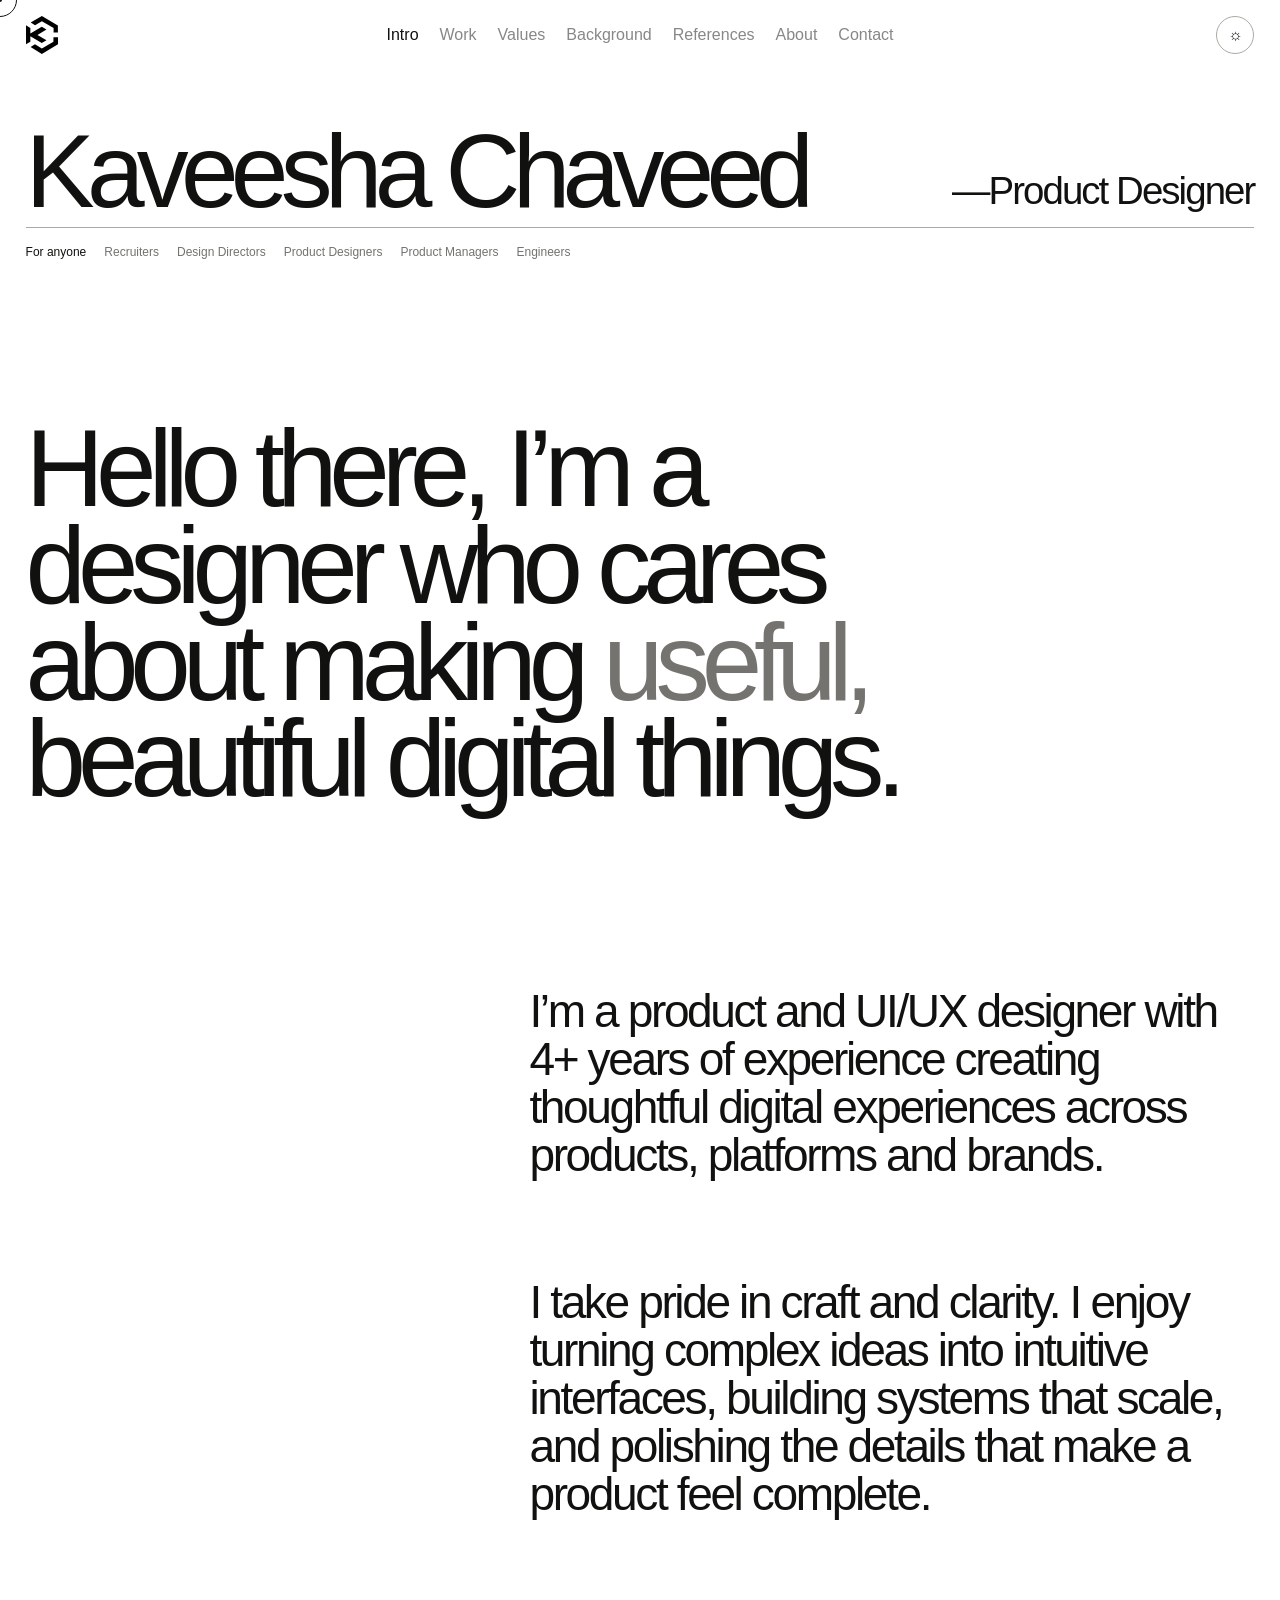
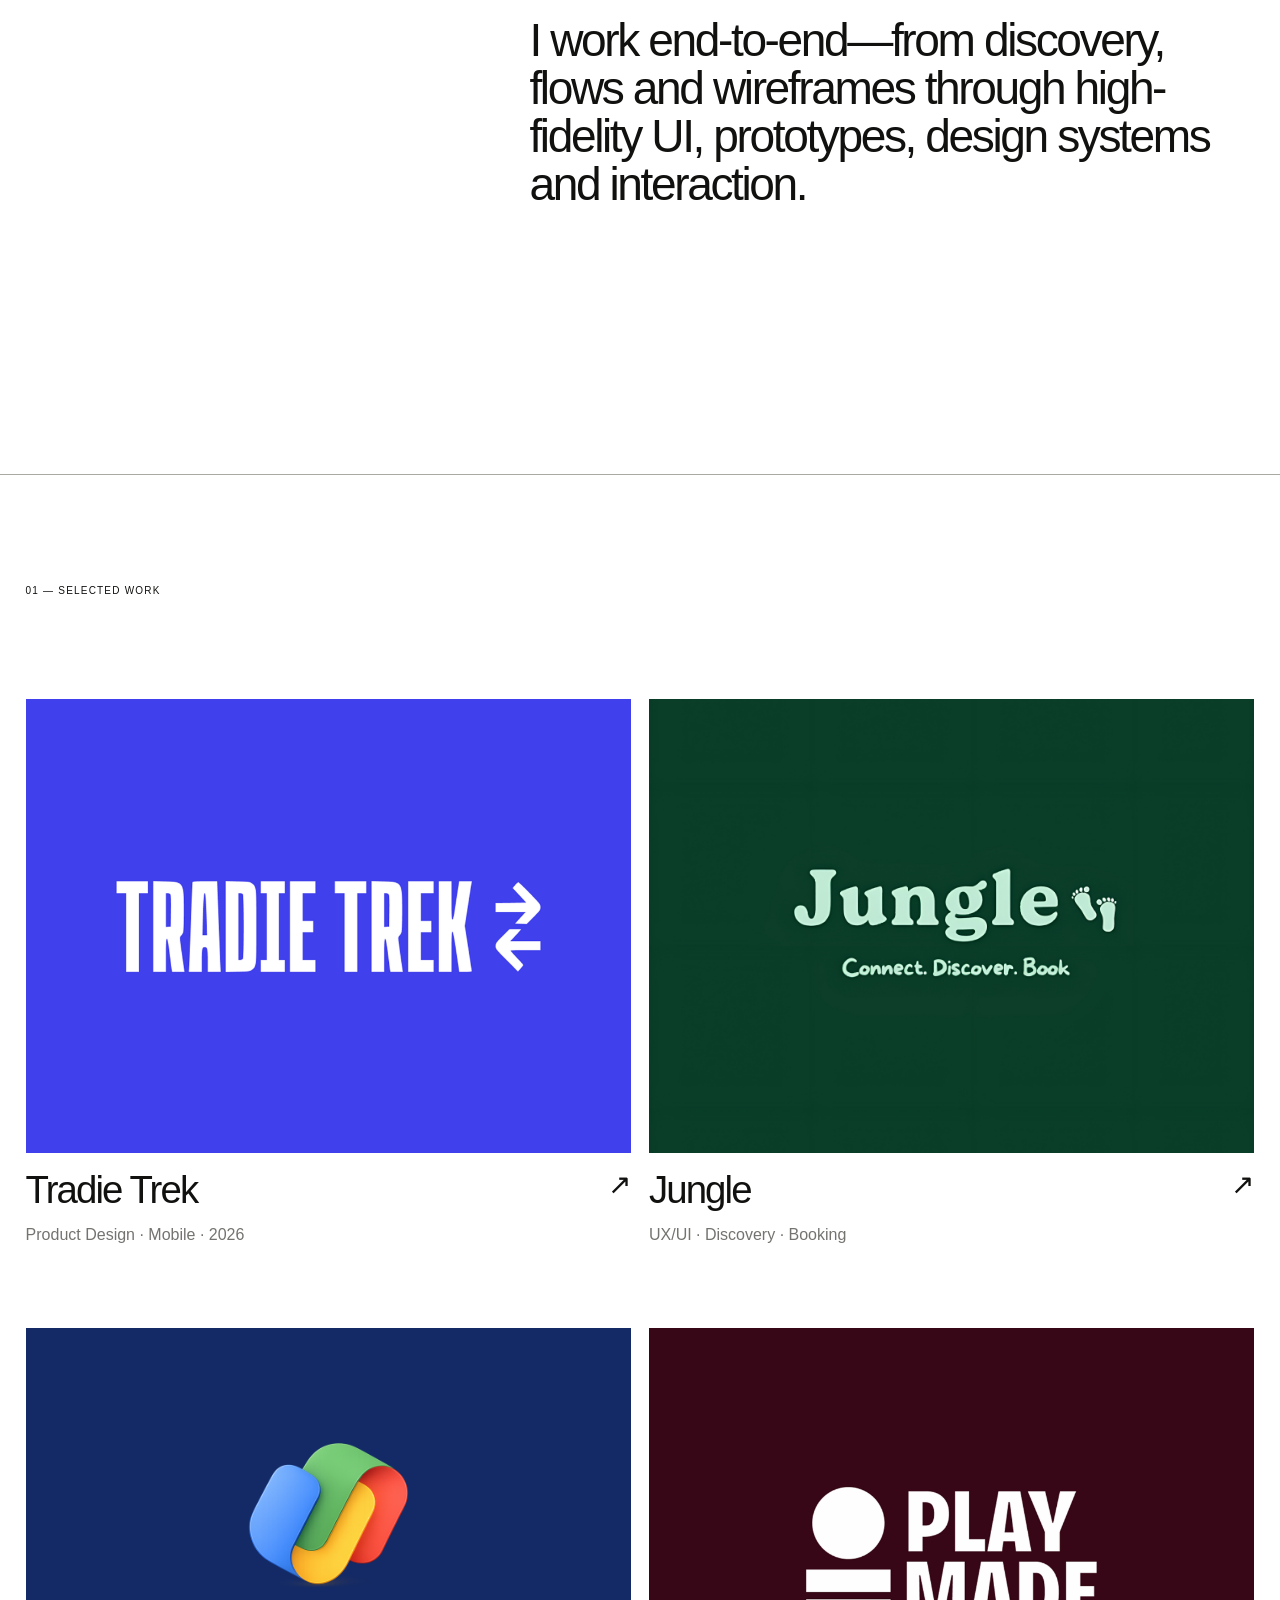
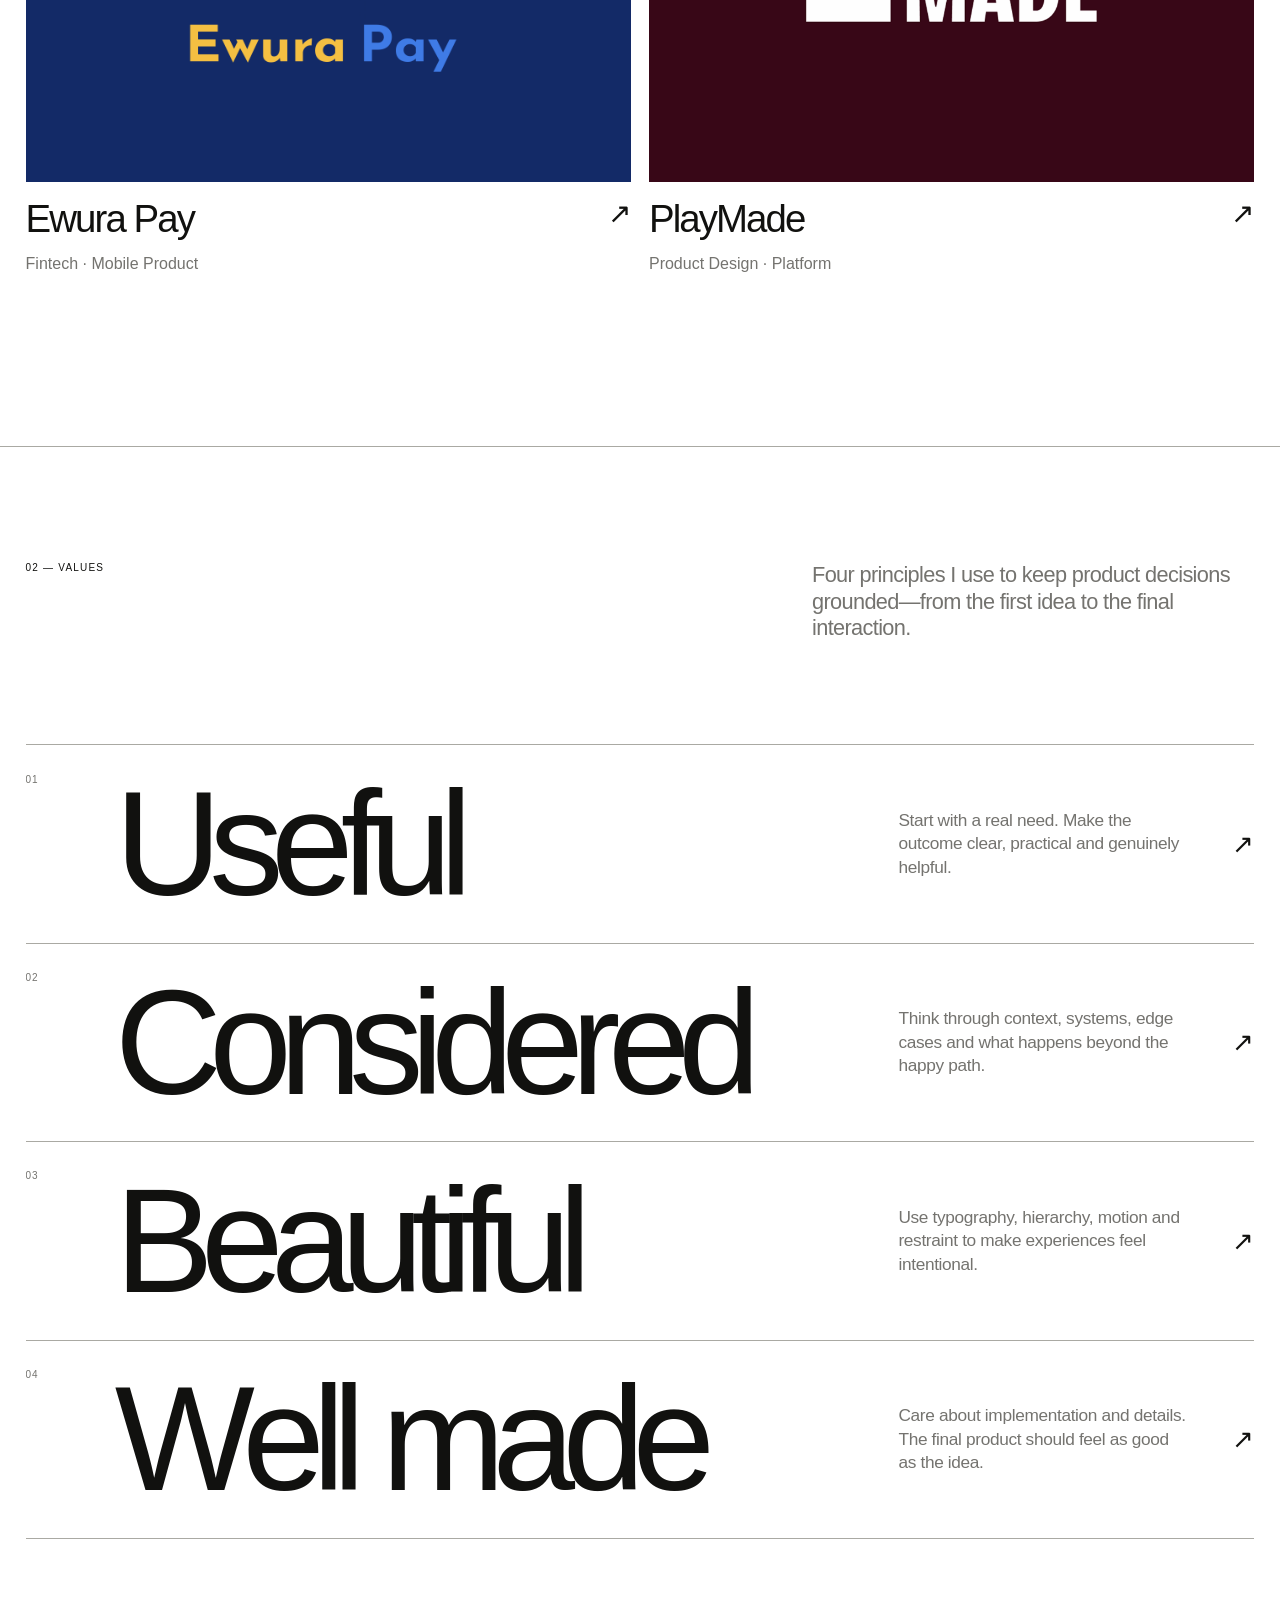
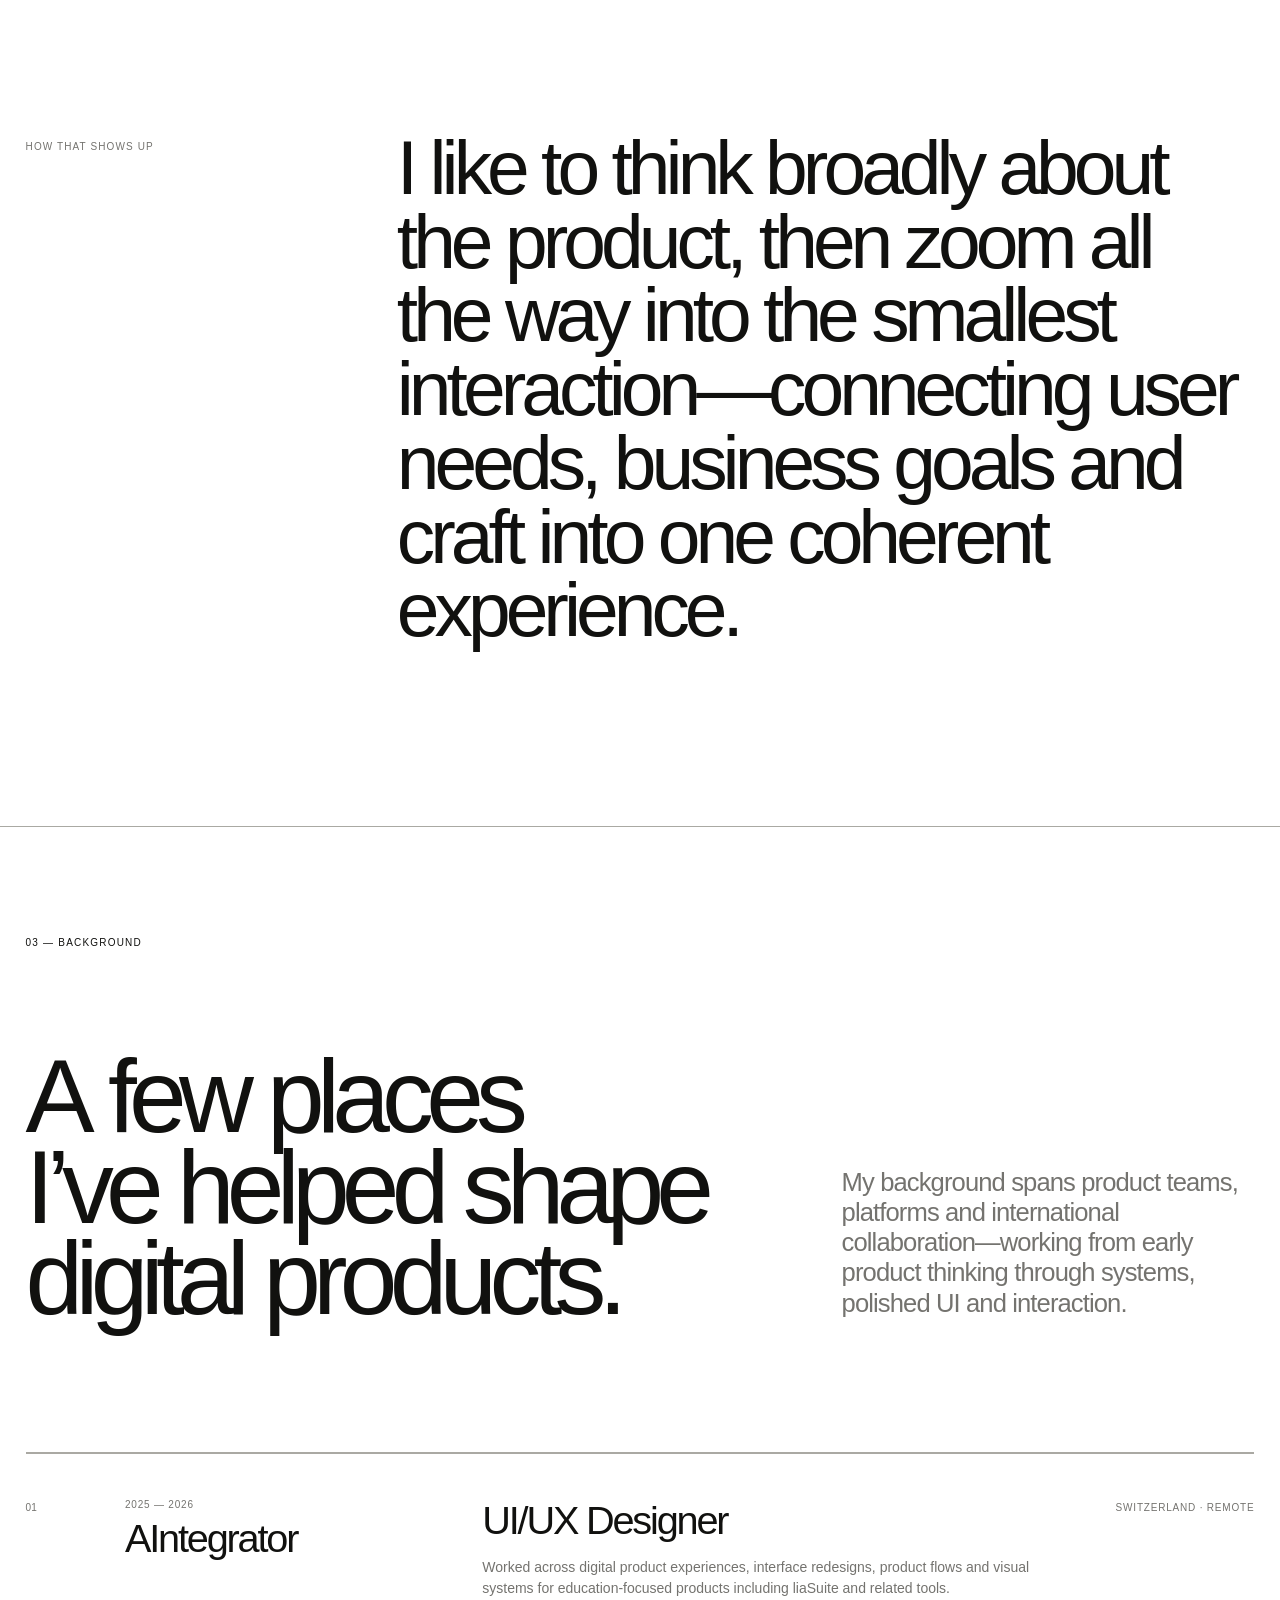
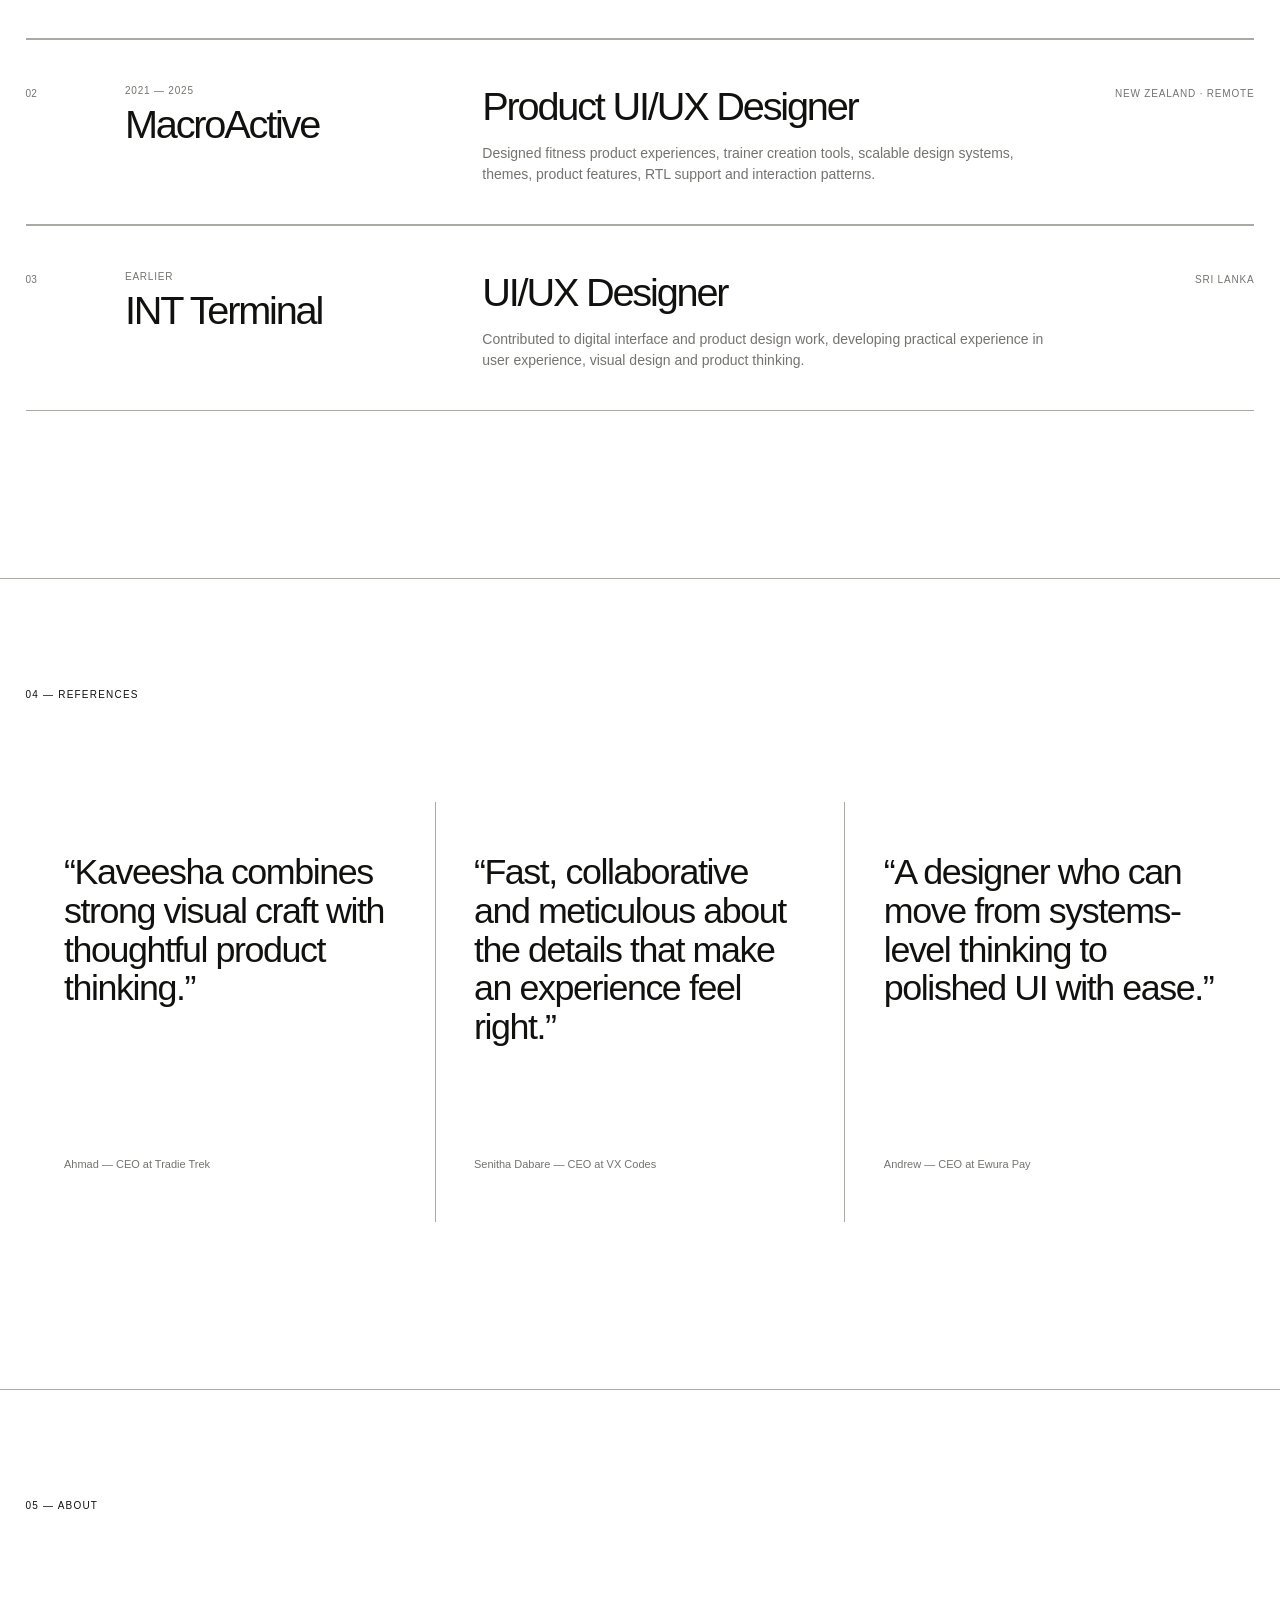
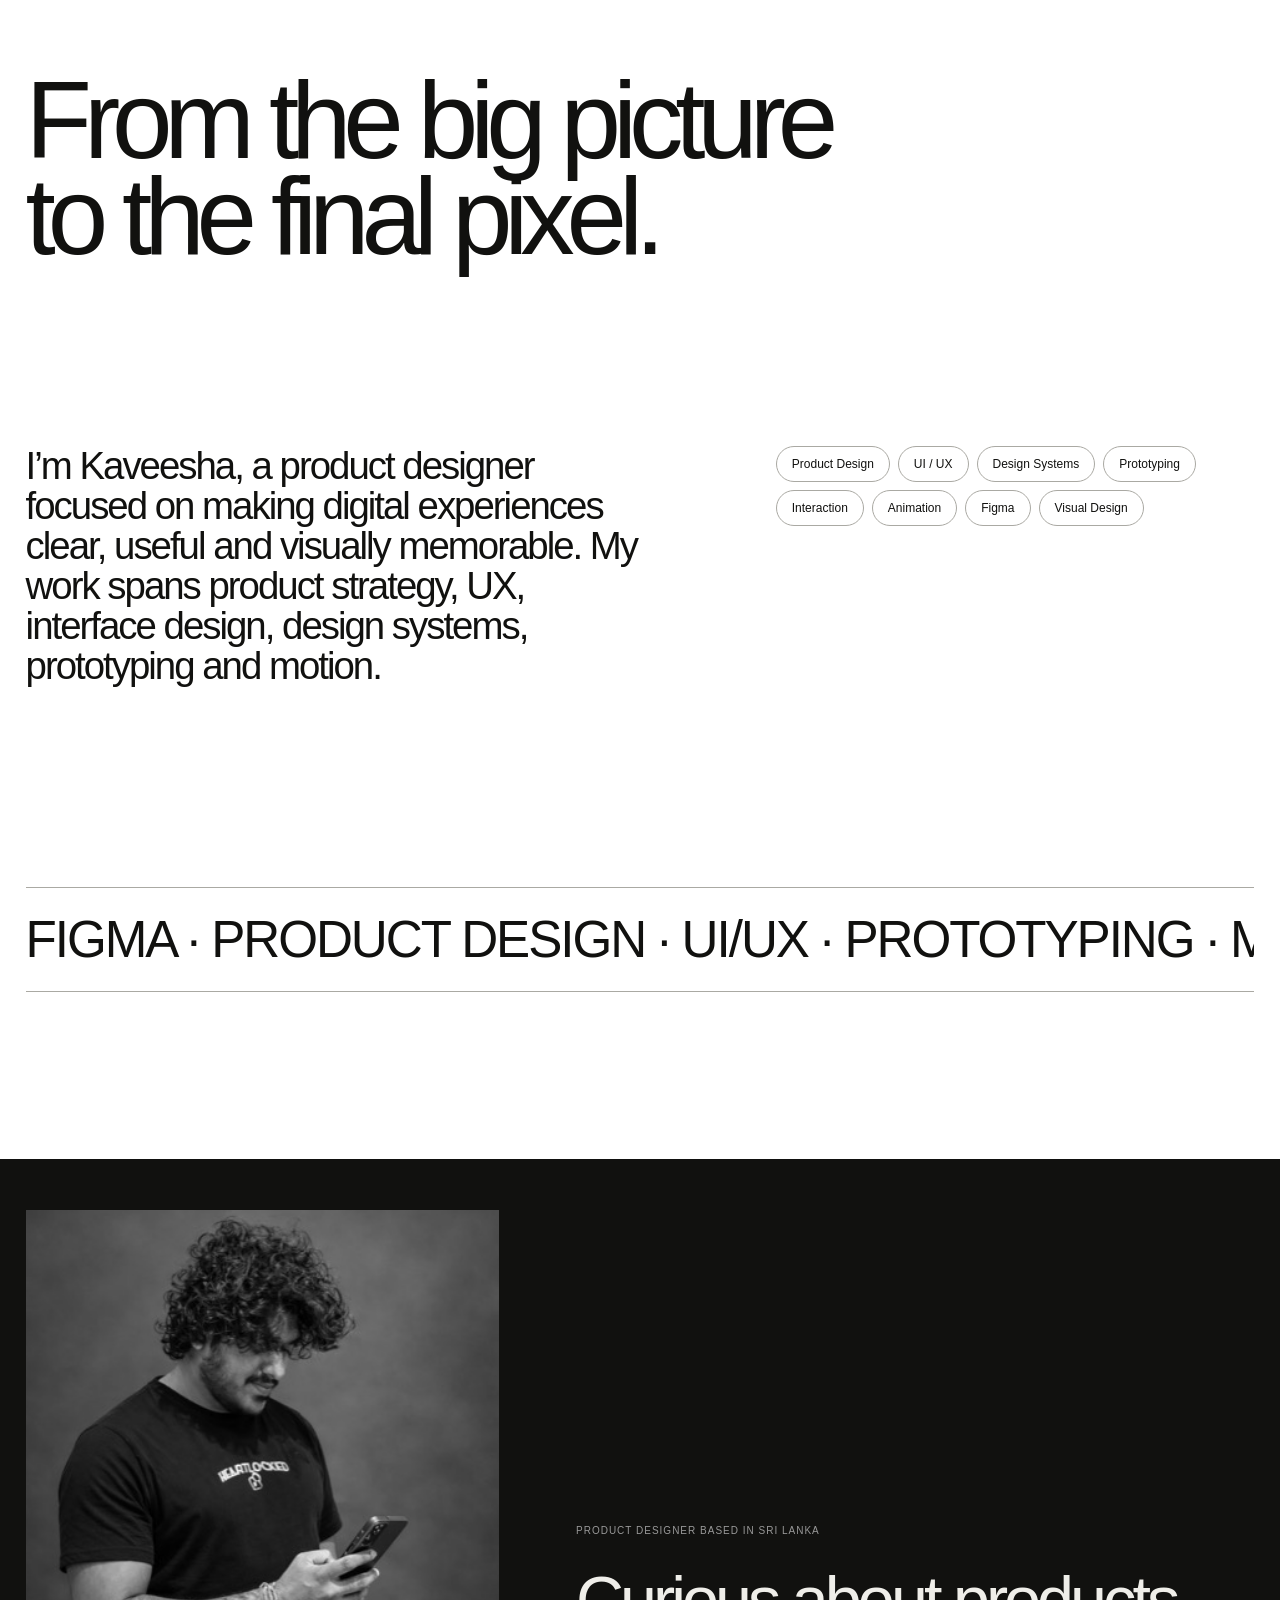
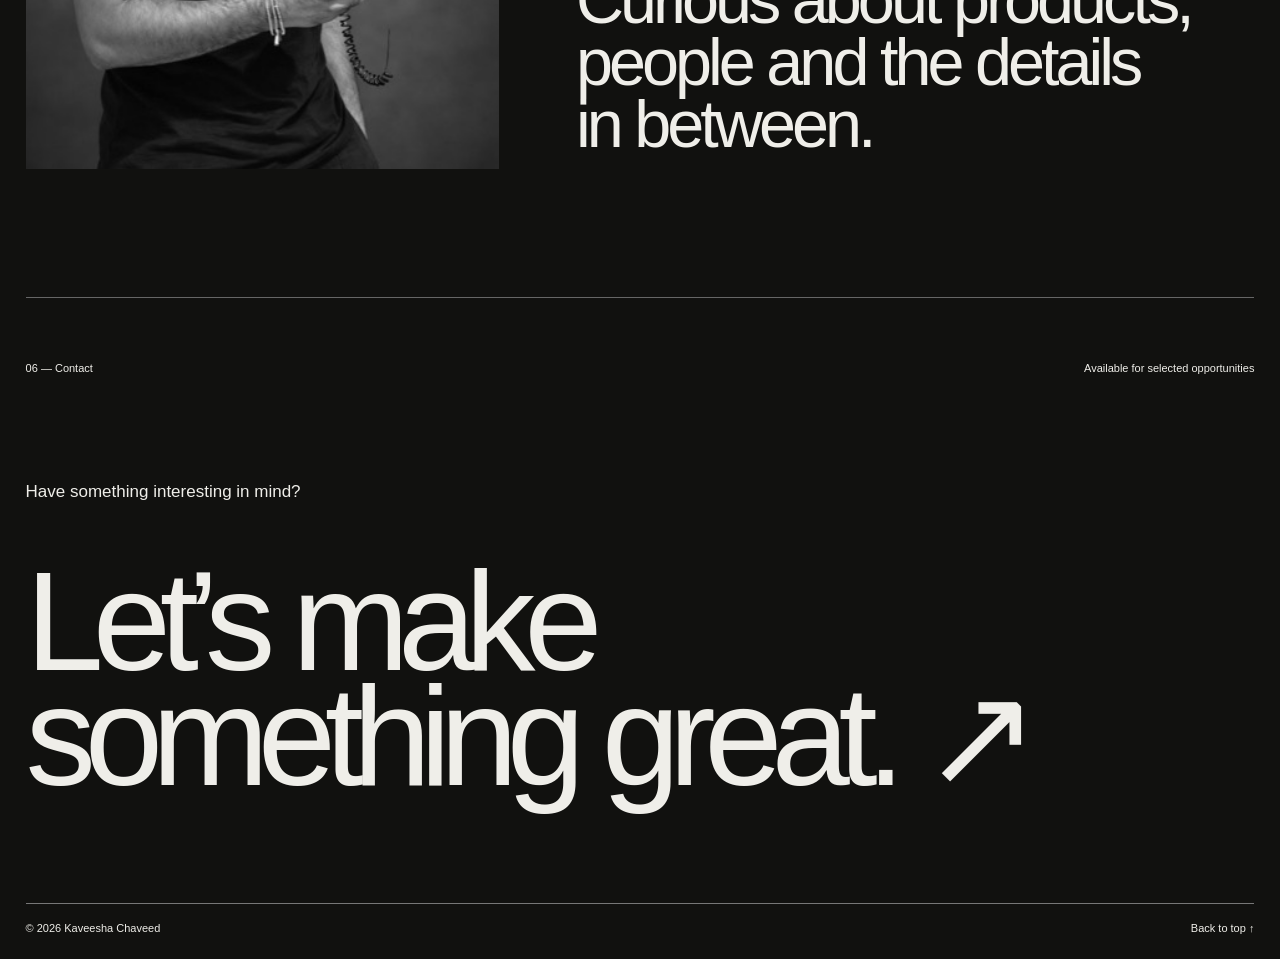
<file: index.html>
<!doctype html>
<html lang="en" data-theme="light">

<head>
<link rel="icon" type="image/svg+xml" href="/Logo.svg">
<meta charset="utf-8">

<meta
  name="viewport"
  content="width=device-width, initial-scale=1"
>

<title>Kaveesha Chaveed — Product Designer</title>

<meta
  name="description"
  content="Portfolio of Kaveesha Chaveed, Product and UI/UX Designer."
>

<link rel="stylesheet" href="style.css">


<!-- =========================================
     CLEAN HOMEPAGE URL
     Removes /index.html from browser URL
========================================= -->

<script>

(function () {

  const path = window.location.pathname;

  if (path.endsWith("/index.html")) {

    const cleanPath = path.replace(/index\.html$/, "");

    window.history.replaceState(
      null,
      "",
      cleanPath +
      window.location.search +
      window.location.hash
    );

  }

})();

</script>


</head>

<body>
<div id="loader">
  <div class="loader-center">
    <div class="loader-logo-wrap">
      <img class="loader-logo-base" src="Logo.svg" alt="KC">
      <div class="loader-logo-fill"><img src="Logo.svg" alt=""></div>
    </div>
  </div>
  <div class="loader-progress"><div class="loader-progress-fill"></div></div>
</div>
<div class="cursor"></div><div class="cursor-dot"></div>
<header class="topbar">
<a class="logo-mark" href="#intro" aria-label="Kaveesha Chaveed home"><img src="Logo.svg" alt="KC logo"></a>
<nav><a href="#intro">Intro</a><a href="#work">Work</a><a href="#values">Values</a><a href="#background">Background</a><a href="#references">References</a><a href="#about">About</a><a href="#contact">Contact</a></nav>
<div class="actions"><button id="theme" aria-label="Toggle theme"><span class="sun">☼</span><span class="moon">●</span></button><button id="menu">Menu</button></div>
</header>
<div class="mobile-nav"><a href="#intro">Intro</a><a href="#work">Work</a><a href="#values">Values</a><a href="#background">Background</a><a href="#references">References</a><a href="#about">About</a><a href="#contact">Contact</a></div>

<main>
<section id="intro" class="hero">
<div class="name-row"><h1 class="split">Kaveesha Chaveed</h1><h2>—Product Designer</h2></div>
<div class="persona" data-reveal><button class="active" data-persona="anyone">For anyone</button><button data-persona="recruiter">Recruiters</button><button data-persona="director">Design Directors</button><button data-persona="designer">Product Designers</button><button data-persona="pm">Product Managers</button><button data-persona="engineer">Engineers</button></div>
<h3 id="hero-copy" class="mega split">Hello there, I’m a<br>designer who cares<br>about making <i>useful,</i><br>beautiful digital things.</h3>
<div class="manifesto">
<p data-reveal>I’m a product and UI/UX designer with 4+ years of experience creating thoughtful digital experiences across products, platforms and brands.</p>
<p data-reveal>I take pride in craft and clarity. I enjoy turning complex ideas into intuitive interfaces, building systems that scale, and polishing the details that make a product feel complete.</p>
<p data-reveal>I work end-to-end—from discovery, flows and wireframes through high-fidelity UI, prototypes, design systems and interaction.</p>
</div></section>

<section id="work" class="section work"><div class="eyebrow">01 — Selected work</div>
<div class="work-grid">
<a class="case large" href="tradie-trek.html" data-reveal><div class="case-img img1"><img src="TRADIE_TEK.png" alt="Tradie Trek project cover"><span class="view-label">View project ↗</span></div><div class="case-meta"><h3>Tradie Trek</h3><p>Product Design · Mobile · 2026</p><b>↗</b></div></a>
<a class="case" href="jungle.html" data-reveal><div class="case-img img2"><img src="upscaled_JUNGLE (1).png" alt="Jungle project cover"><span class="view-label">View project ↗</span></div><div class="case-meta"><h3>Jungle</h3><p>UX/UI · Discovery · Booking</p><b>↗</b></div></a>
<a class="case" href="ewura-pay.html" data-reveal><div class="case-img img3"><img src="Coverrr.png" alt="Ewura Pay project cover"><span class="view-label">View project ↗</span></div><div class="case-meta"><h3>Ewura Pay</h3><p>Fintech · Mobile Product</p><b>↗</b></div></a>
<a class="case large"  data-reveal><div class="case-img img4"><img src="Playm.png" alt="PlayMade project cover"><span class="view-label">Coming Soon! ↗</span></div><div class="case-meta"><h3>PlayMade</h3><p>Product Design · Platform</p><b>↗</b></div></a>
</div></section>

<section id="values" class="section values values-v4">
<div class="values-head">
  <div class="eyebrow">02 — Values</div>
  <p data-reveal>Four principles I use to keep product decisions grounded—from the first idea to the final interaction.</p>
</div>

<div class="values-editorial">
  <article class="value-row" data-reveal>
    <span class="value-no">01</span>
    <h2 class="split">Useful</h2>
    <p>Start with a real need. Make the outcome clear, practical and genuinely helpful.</p>
    <span class="value-arrow">↗</span>
  </article>
  <article class="value-row" data-reveal>
    <span class="value-no">02</span>
    <h2 class="split">Considered</h2>
    <p>Think through context, systems, edge cases and what happens beyond the happy path.</p>
    <span class="value-arrow">↗</span>
  </article>
  <article class="value-row" data-reveal>
    <span class="value-no">03</span>
    <h2 class="split">Beautiful</h2>
    <p>Use typography, hierarchy, motion and restraint to make experiences feel intentional.</p>
    <span class="value-arrow">↗</span>
  </article>
  <article class="value-row" data-reveal>
    <span class="value-no">04</span>
    <h2 class="split">Well made</h2>
    <p>Care about implementation and details. The final product should feel as good as the idea.</p>
    <span class="value-arrow">↗</span>
  </article>
</div>

<div class="values-statement">
  <span class="statement-kicker">How that shows up</span>
  <p data-reveal>I like to think broadly about the product, then zoom all the way into the smallest interaction—connecting user needs, business goals and craft into one coherent experience.</p>
</div>
</section>

<section id="background" class="section background"><div class="eyebrow">03 — Background</div>
<div class="background-intro"><h2 class="background-title split">A few places<br>I’ve helped shape<br>digital products.</h2><p data-reveal>My background spans product teams, platforms and international collaboration—working from early product thinking through systems, polished UI and interaction.</p></div>
<div class="career career-billy">
<article class="career-row" data-reveal><div class="career-index">01</div><div class="company"><small>2025 — 2026</small><h3>AIntegrator</h3></div><div class="career-role"><h4>UI/UX Designer</h4><p>Worked across digital product experiences, interface redesigns, product flows and visual systems for education-focused products including liaSuite and related tools.</p></div><div class="career-place">Switzerland · Remote</div></article>
<article class="career-row" data-reveal><div class="career-index">02</div><div class="company"><small>2021 — 2025</small><h3>MacroActive</h3></div><div class="career-role"><h4>Product UI/UX Designer</h4><p>Designed fitness product experiences, trainer creation tools, scalable design systems, themes, product features, RTL support and interaction patterns.</p></div><div class="career-place">New Zealand · Remote</div></article>
<article class="career-row" data-reveal><div class="career-index">03</div><div class="company"><small>Earlier</small><h3>INT Terminal</h3></div><div class="career-role"><h4>UI/UX Designer</h4><p>Contributed to digital interface and product design work, developing practical experience in user experience, visual design and product thinking.</p></div><div class="career-place">Sri Lanka</div></article>
</div></section>

<section id="references" class="section references"><div class="eyebrow">04 — References</div>
<div class="quotes">
<blockquote data-reveal>“Kaveesha combines strong visual craft with thoughtful product thinking.”<footer>Ahmad — CEO at Tradie Trek</footer></blockquote>
<blockquote data-reveal>“Fast, collaborative and meticulous about the details that make an experience feel right.”<footer>Senitha Dabare — CEO at VX Codes</footer></blockquote>
<blockquote data-reveal>“A designer who can move from systems-level thinking to polished UI with ease.”<footer>Andrew — CEO at Ewura Pay</footer></blockquote>
</div></section>

<section id="about" class="section about"><div class="eyebrow">05 — About</div>
<h2 class="mega split">From the big picture<br>to the final pixel.</h2>
<div class="about-cols"><p data-reveal>I’m Kaveesha, a product designer focused on making digital experiences clear, useful and visually memorable. My work spans product strategy, UX, interface design, design systems, prototyping and motion.</p><div class="tags" data-reveal><span>Product Design</span><span>UI / UX</span><span>Design Systems</span><span>Prototyping</span><span>Interaction</span><span>Animation</span><span>Figma</span><span>Visual Design</span></div></div>
<div class="tools-marquee"><div>FIGMA · PRODUCT DESIGN · UI/UX · PROTOTYPING · MOTION · DESIGN SYSTEMS · FIGMA · PRODUCT DESIGN · UI/UX · PROTOTYPING · MOTION · DESIGN SYSTEMS ·</div></div>
</section>

<section id="contact" class="contact">
<div class="footer-portrait-wrap" data-reveal>
<div class="footer-portrait"><img src="kaveesha-portrait.jpg" alt="Kaveesha Chaveed portrait"></div>
<div class="portrait-copy"><span>Product designer based in Sri Lanka</span><p>Curious about products,<br>people and the details<br>in between.</p></div>
</div>
<div class="contact-top"><span>06 — Contact</span><span>Available for selected opportunities</span></div><p>Have something interesting in mind?</p><a class="contact-link" href="mailto:kaveeshac29@gmail.com">Let’s make<br>something great. <i>↗</i></a><footer><span>© 2026 Kaveesha Chaveed</span><a href="#intro">Back to top ↑</a></footer></section>
</main><script src="script.js"></script></body></html>
</file>
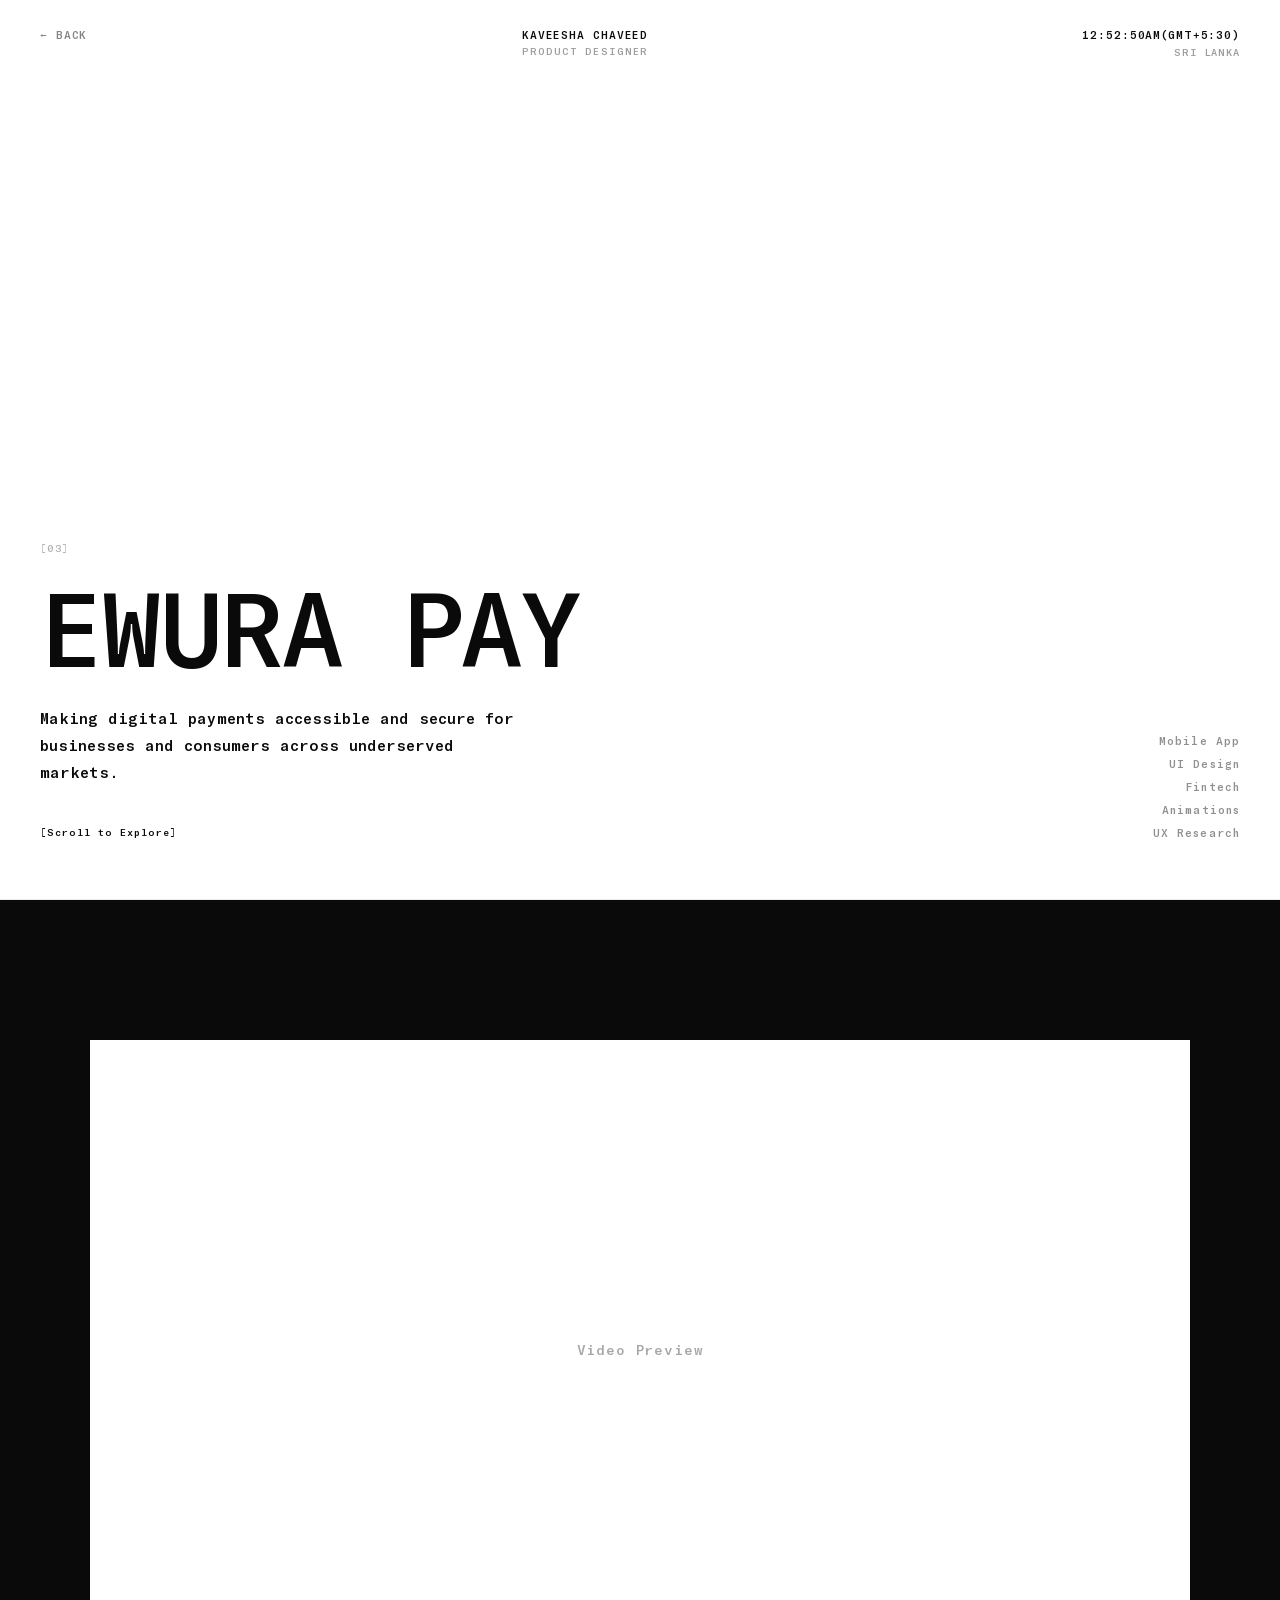
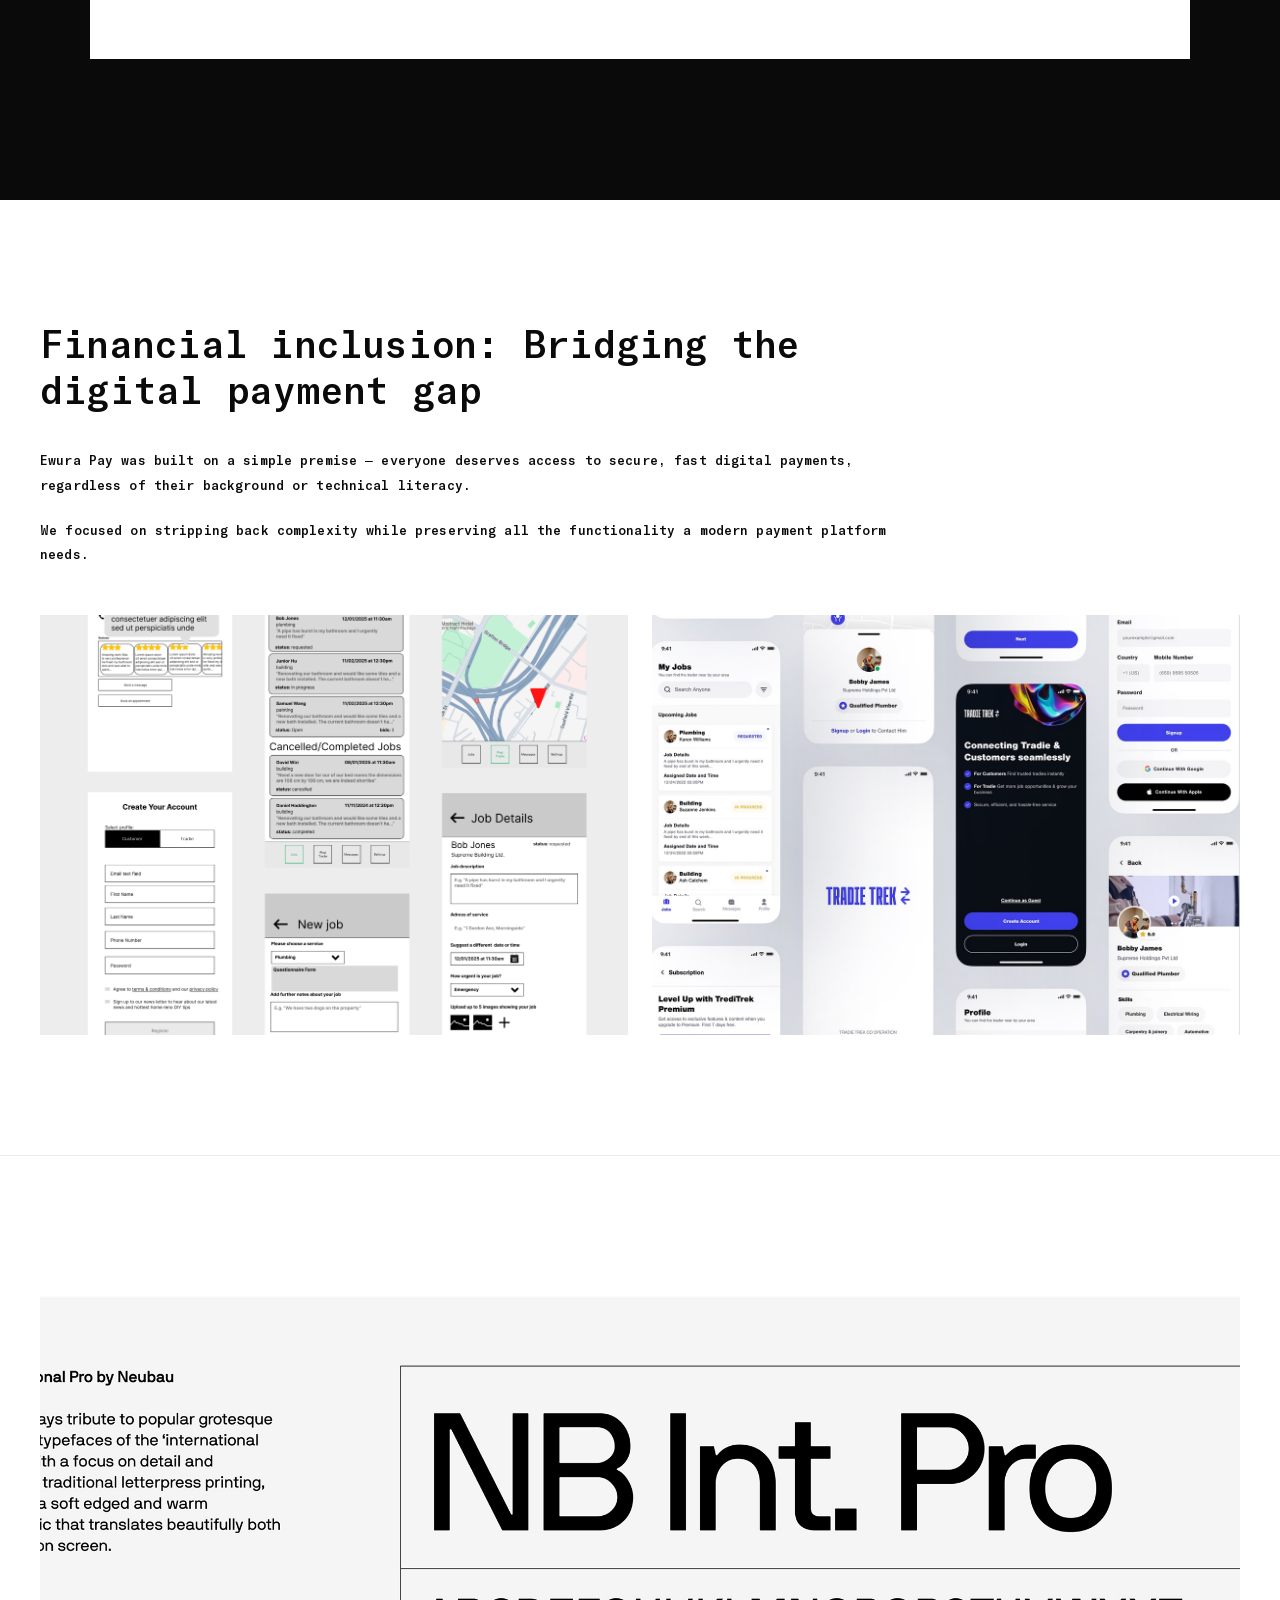
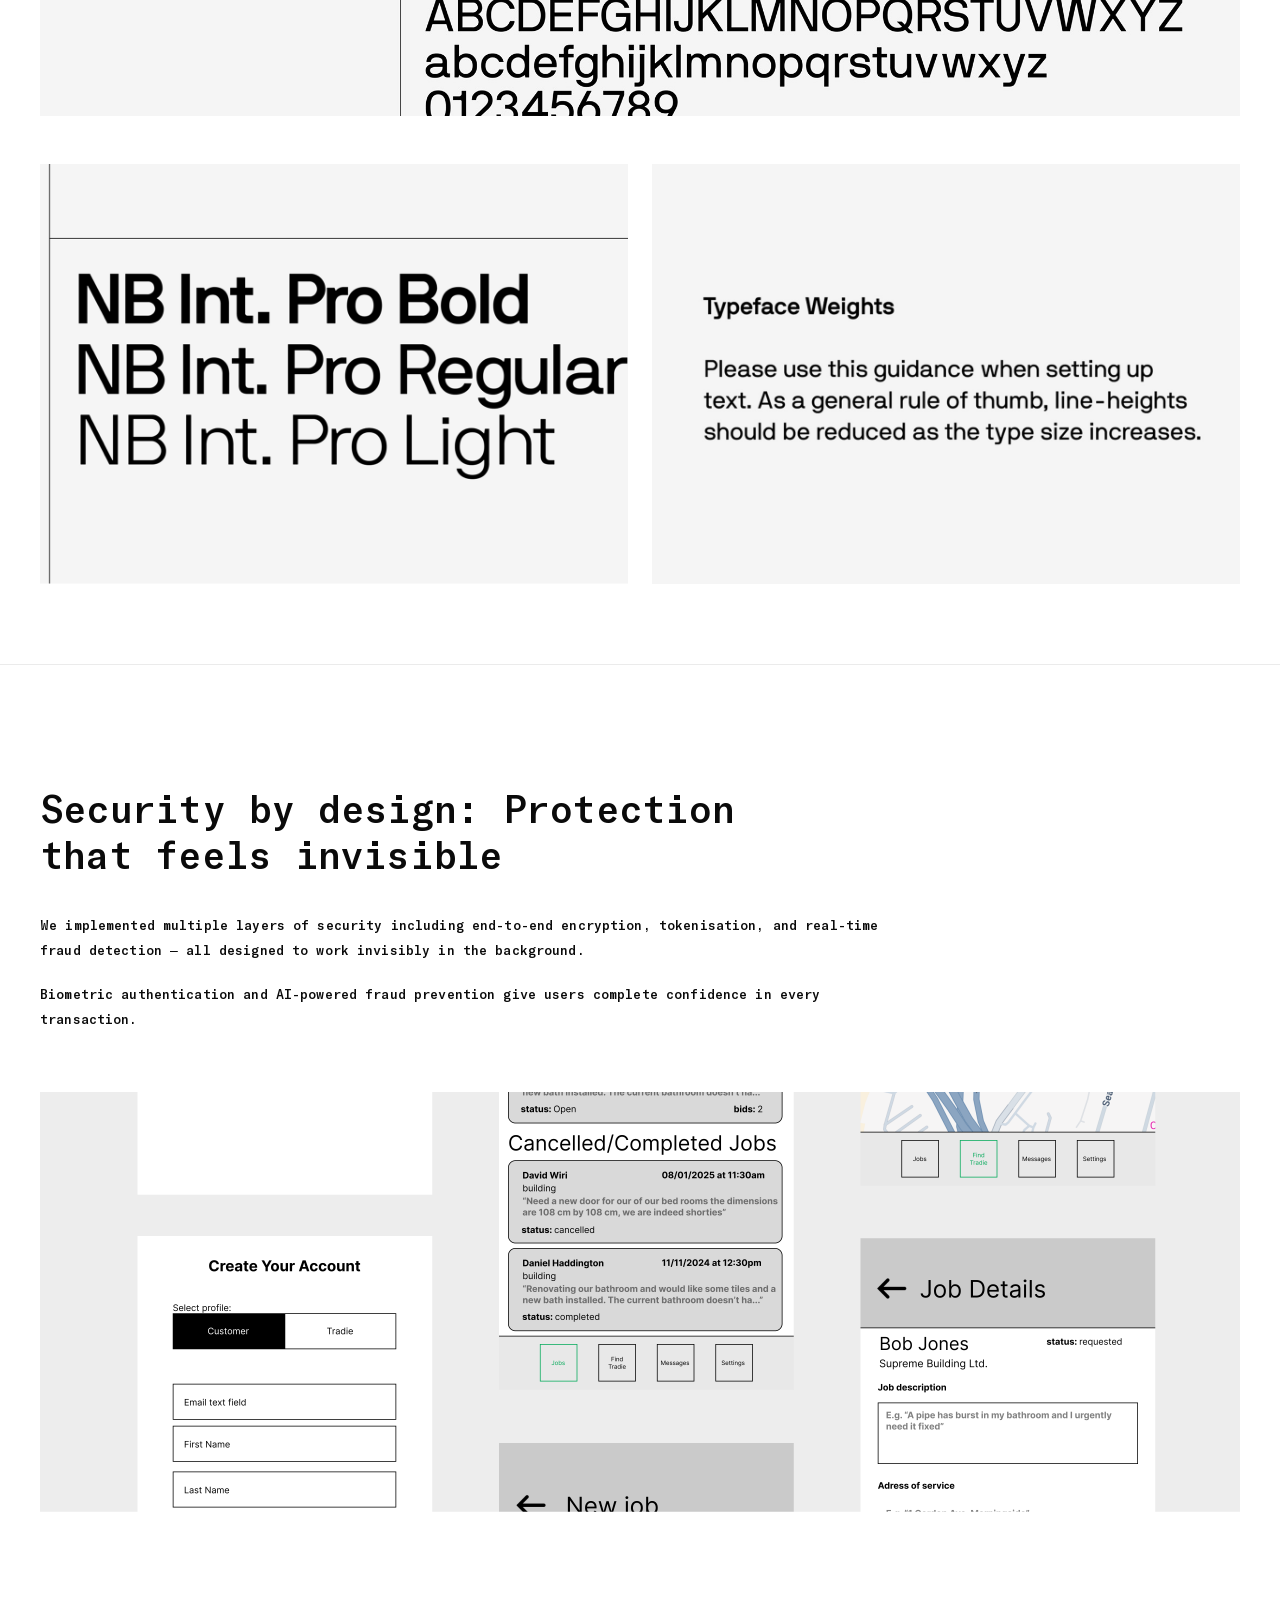
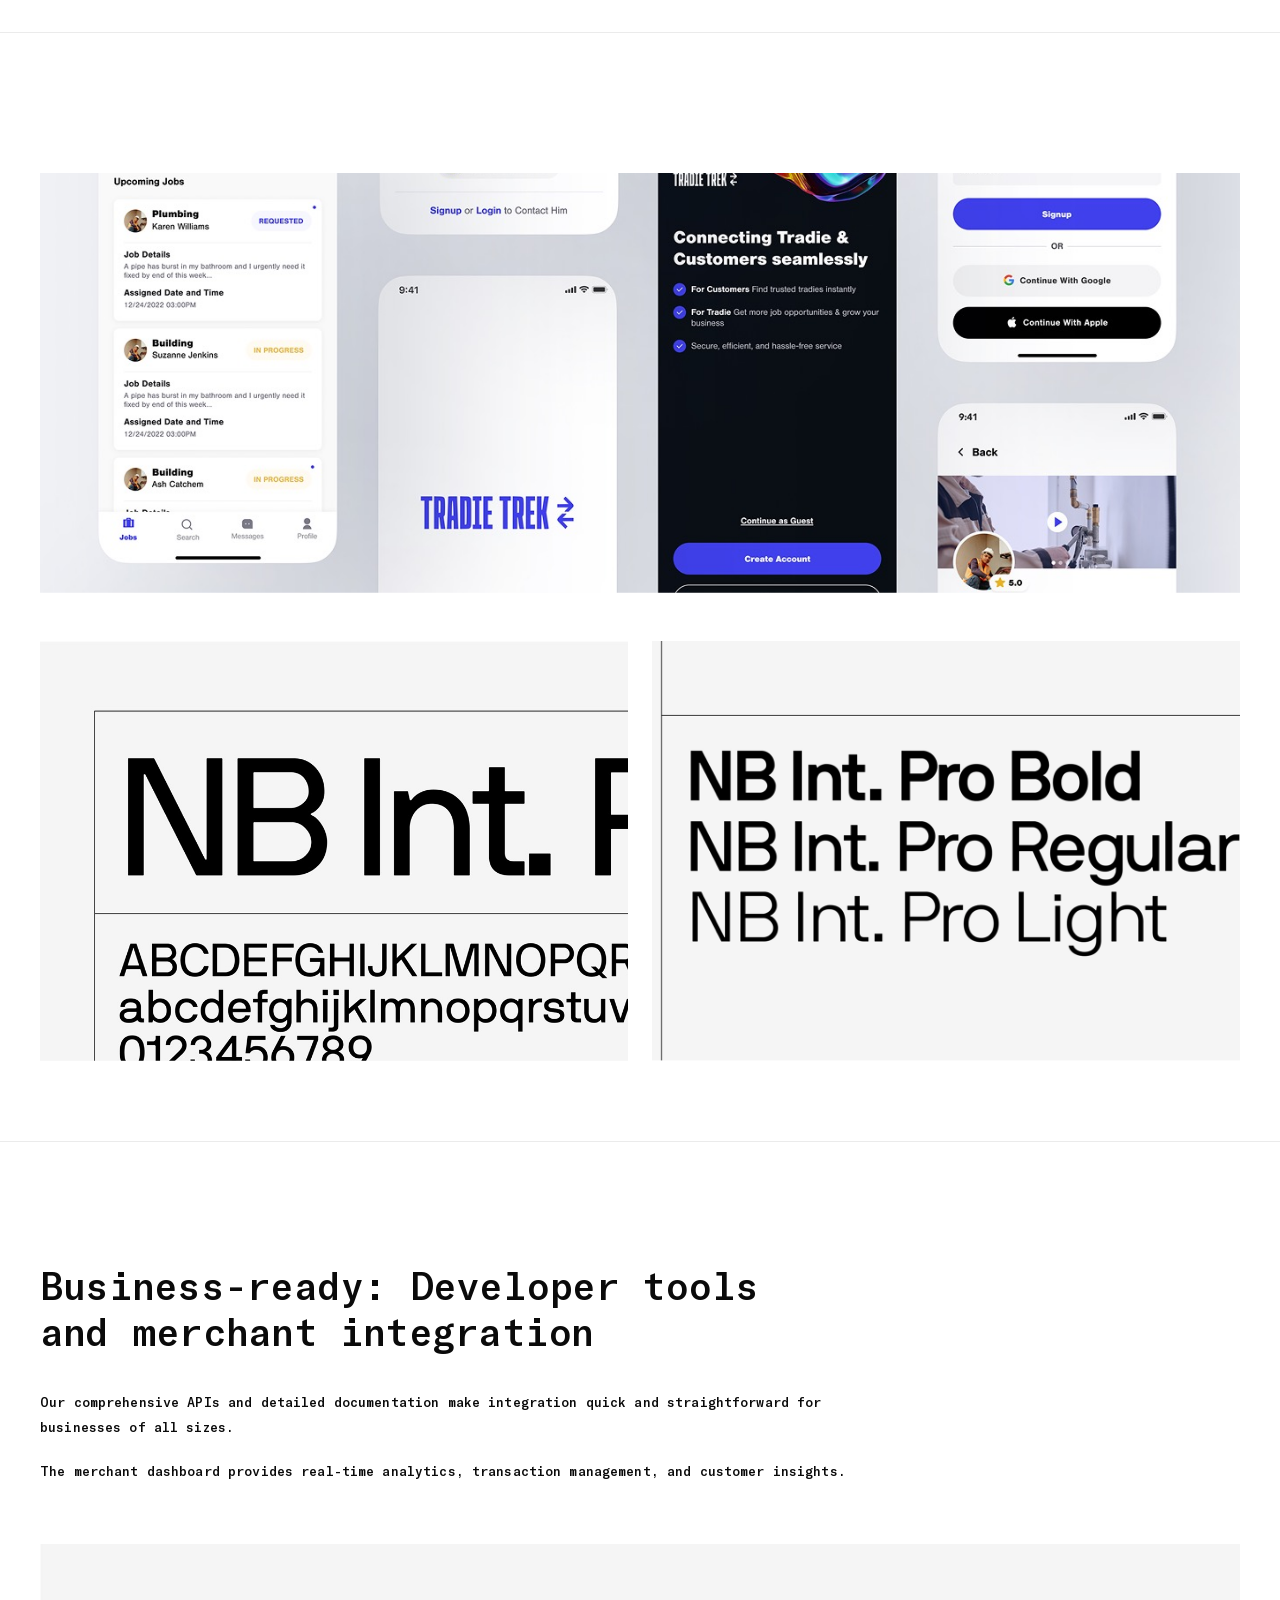
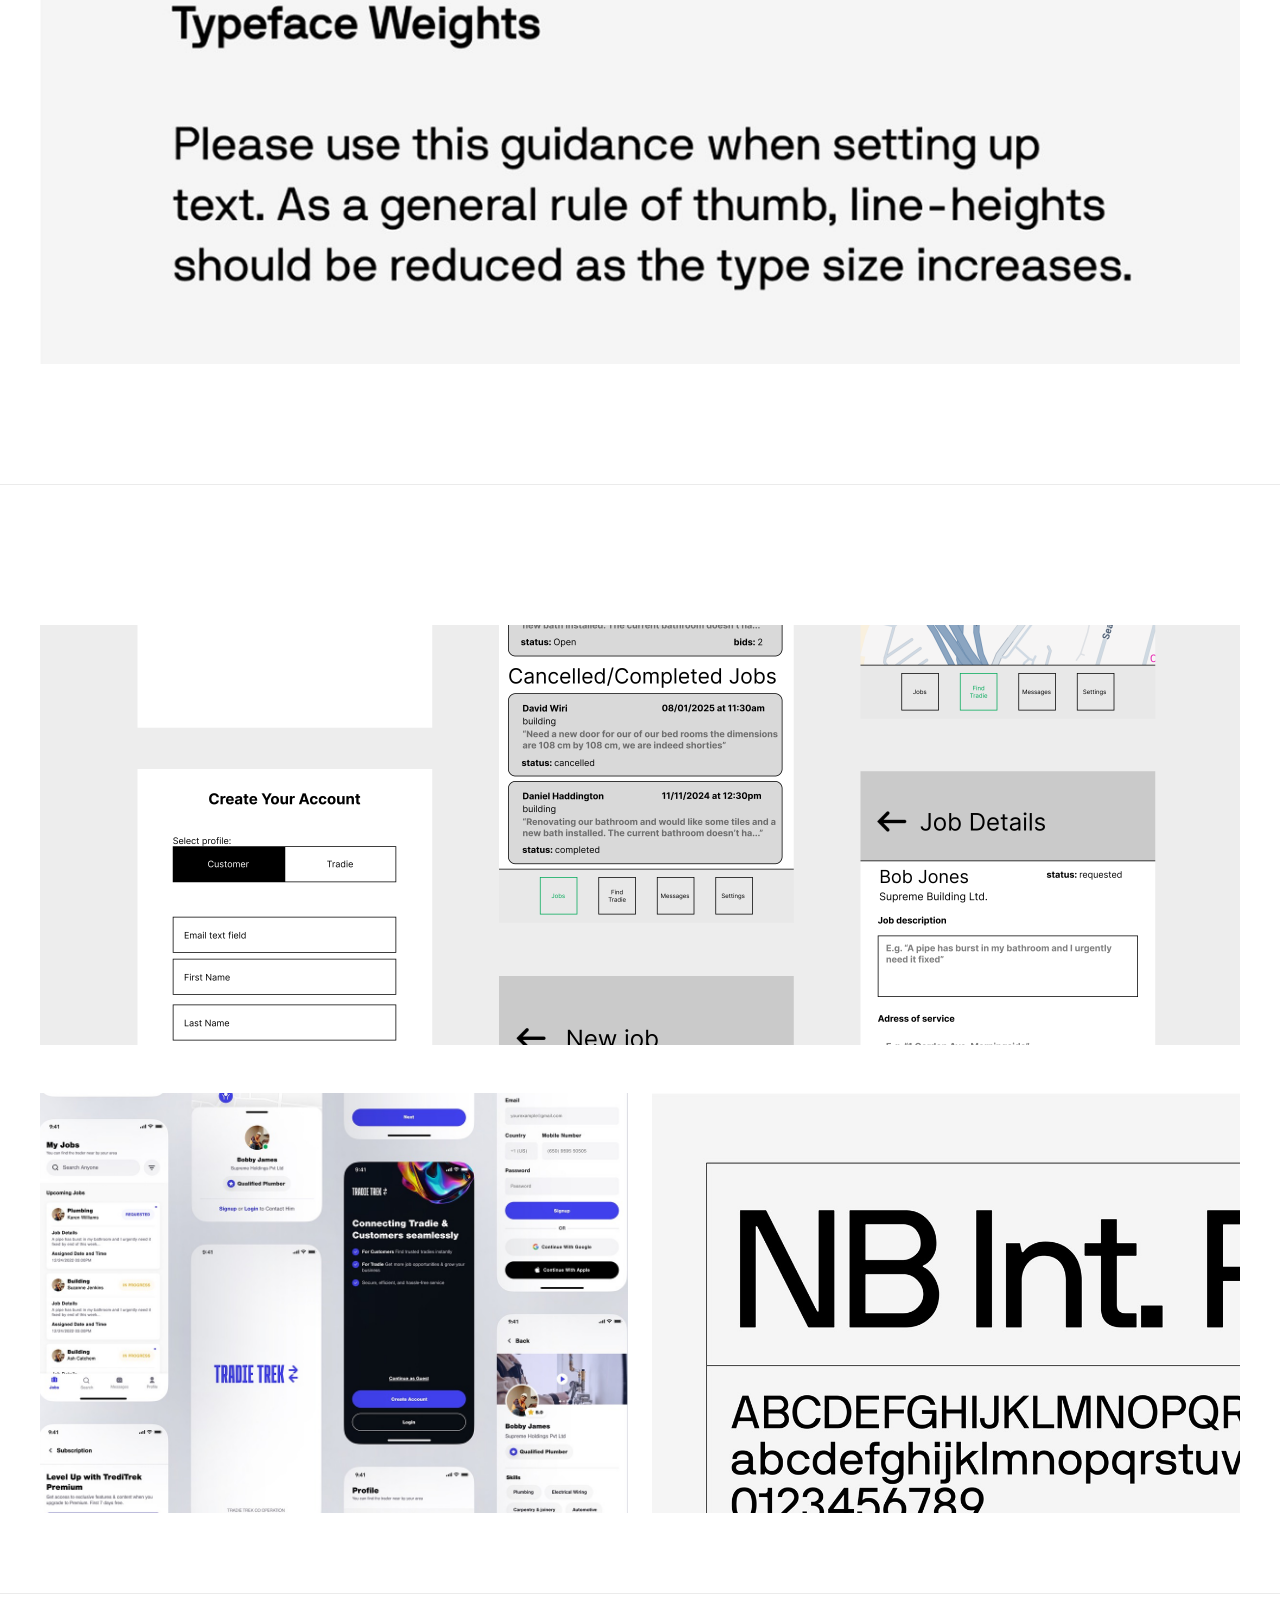
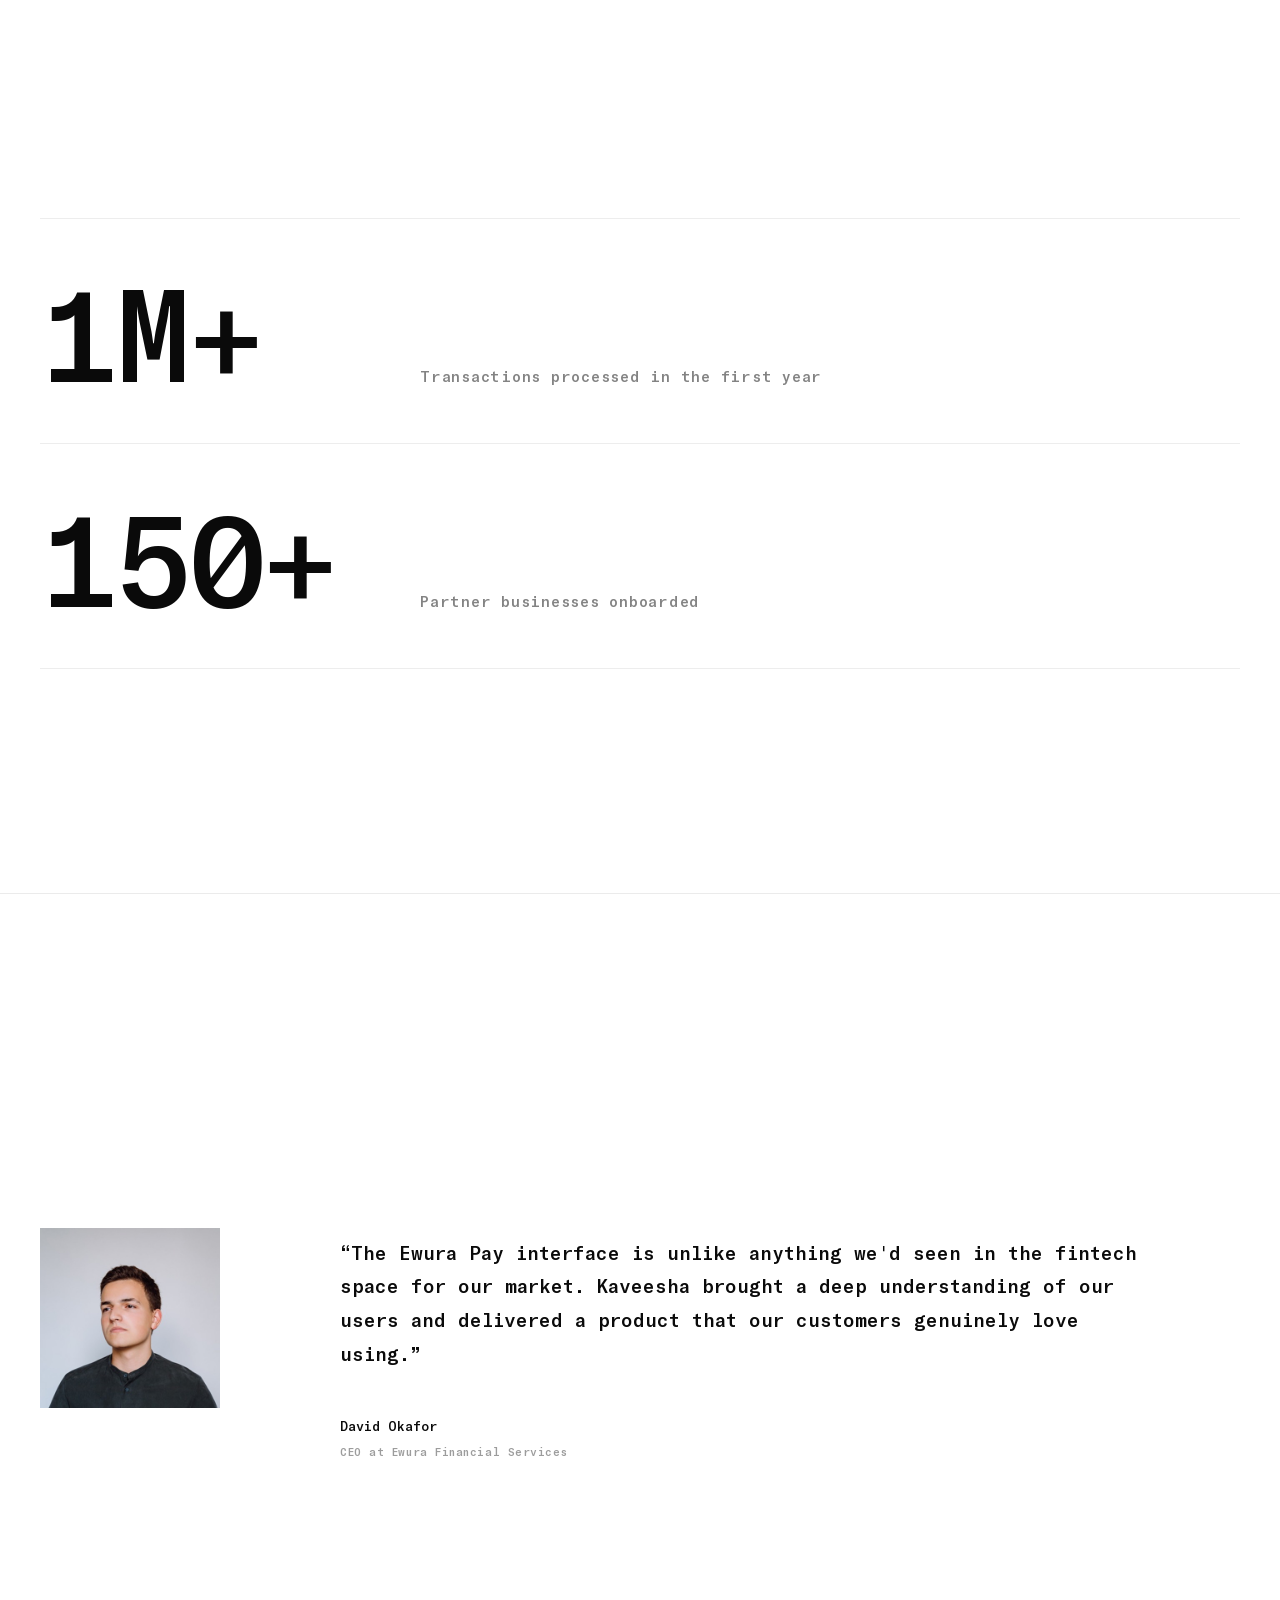
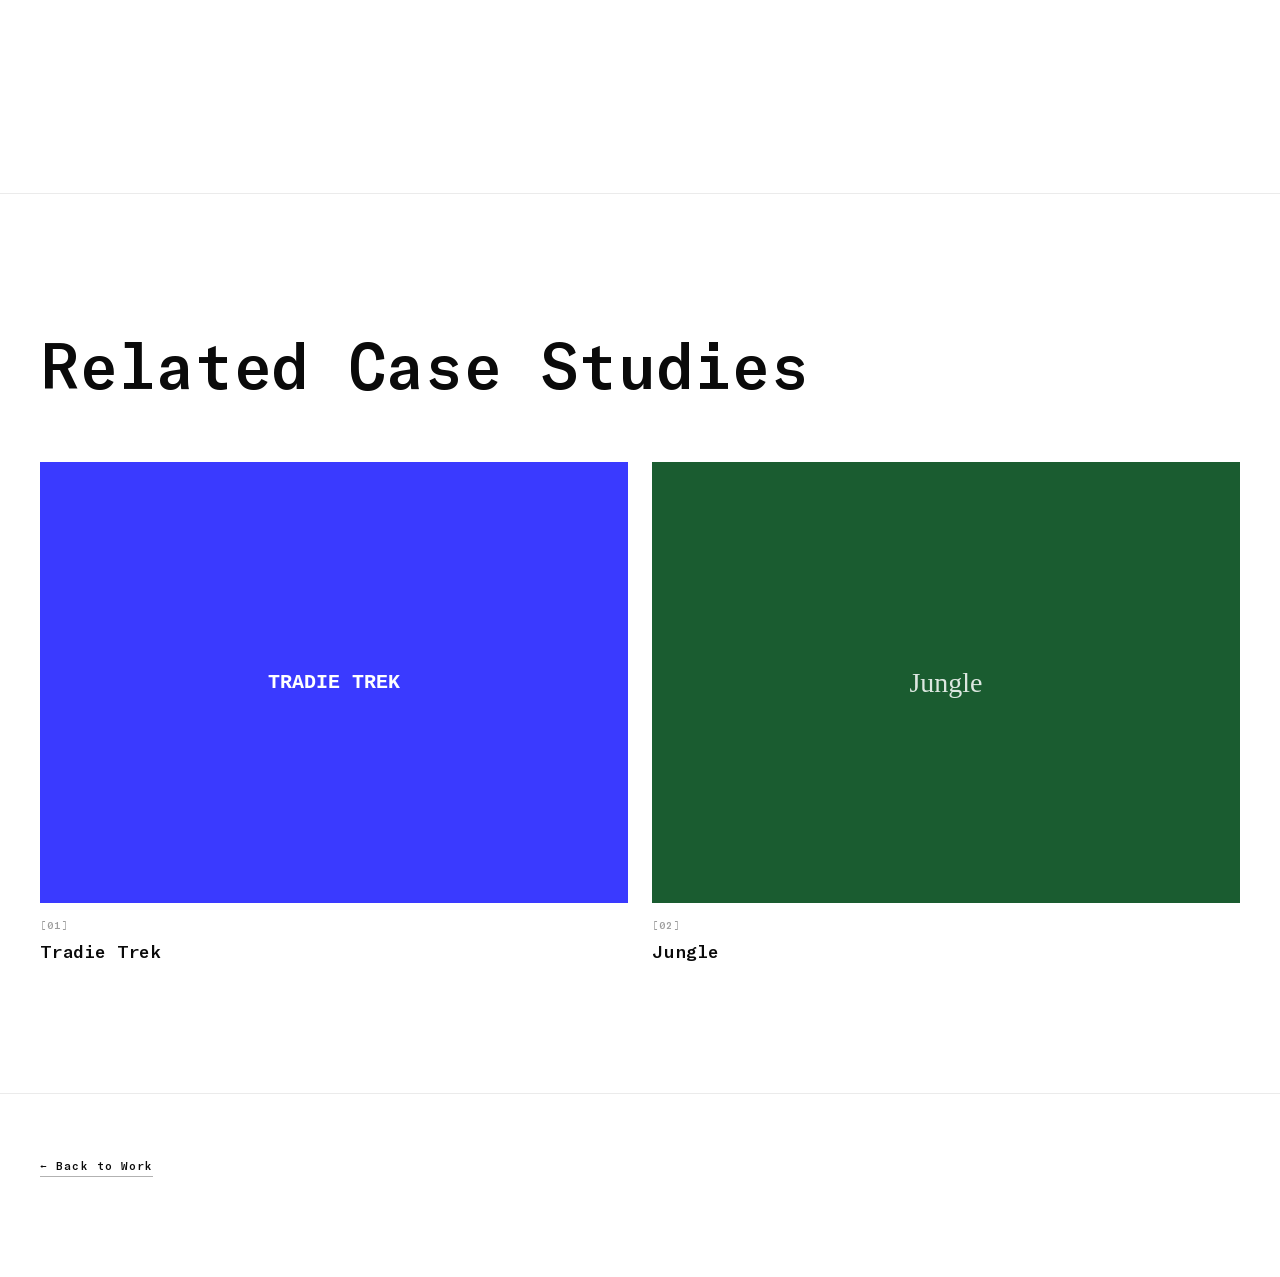
<file: ewura-pay/index.html>
<!DOCTYPE html>
<html lang="en">
<head>
<meta charset="UTF-8">
<meta name="viewport" content="width=device-width, initial-scale=1.0">
<title>Ewura Pay — Kaveesha Chaveed</title>
<link rel="preconnect" href="https://fonts.googleapis.com">
<link rel="preconnect" href="https://fonts.gstatic.com" crossorigin>
<link href="https://fonts.googleapis.com/css2?family=Playfair+Display:wght@700;900&family=IBM+Plex+Mono:wght@300;400;500&display=swap" rel="stylesheet">
<script>
(function() {
  try {
    if (sessionStorage.getItem('skipCaseStudyLoader') === '1') {
      document.documentElement.classList.add('skip-case-loader');
      sessionStorage.removeItem('skipCaseStudyLoader');
    }
  } catch (error) {}
})();
</script>
<style>
@font-face {
    font-family: 'GT America Mono';
    src: url('[data-uri]') format('truetype');
    font-weight: 500;
    font-style: normal;
  }

*,*::before,*::after{margin:0;padding:0;box-sizing:border-box;}
:root{
  --black:#0a0a0a;--white:#ffffff;--gold:#d4a843;
  --mono:'GT America Mono','IBM Plex Mono',monospace;
  --serif:'Playfair Display',serif;
  --ease:cubic-bezier(0.23,1,0.32,1);
}
html{scroll-behavior:smooth;}
body{font-family:var(--mono);background:var(--white);color:var(--black);overflow-x:hidden;}
.scroll-bar{position:fixed;top:0;left:0;height:2px;background:var(--gold);z-index:300;width:0;transition:width 0.1s linear;}
.skip-case-loader .page-loader{display:none;}
.skip-case-loader .proj-num,
.skip-case-loader .proj-title,
.skip-case-loader .proj-tagline,
.skip-case-loader .scroll-hint,
.skip-case-loader .proj-tags-right{
  animation:none;
  opacity:1;
  transform:none;
}
.page-loader{position:fixed;inset:0;background:var(--white);z-index:1000;display:flex;align-items:center;justify-content:center;animation:loaderOut 0.5s ease 1.4s forwards;}
.loader-text{font-family:var(--mono);font-size:11px;letter-spacing:0.2em;color:var(--black);opacity:0;animation:fadeIn 0.6s ease 0.3s forwards;}
@keyframes loaderOut{to{opacity:0;pointer-events:none;}}
@keyframes fadeIn{to{opacity:1;}}
nav{position:fixed;top:0;left:0;width:100%;padding:28px 40px;display:flex;align-items:flex-start;justify-content:space-between;z-index:200;}
nav.on-white{color:var(--black);}
nav.on-dark{color:var(--white);}
.nav-back{font-family:var(--mono);font-size:11px;letter-spacing:0.08em;text-decoration:none;color:inherit;display:flex;align-items:center;gap:6px;opacity:0.5;transition:opacity 0.3s;}
.nav-back:hover{opacity:1;}
.nav-mid{text-align:center;font-size:11px;letter-spacing:0.1em;}
.nav-name{display:block;font-weight:500;margin-bottom:4px;}
.nav-sub{display:block;font-size:10px;opacity:0.4;}
.nav-right{text-align:right;font-size:11px;letter-spacing:0.08em;}
.nav-time{display:block;font-weight:500;margin-bottom:4px;}
.nav-loc{display:block;font-size:10px;opacity:0.4;}
.project-hero{height:100vh;background:var(--white);display:flex;flex-direction:column;justify-content:flex-end;padding:0 40px 60px;position:relative;border-bottom:1px solid rgba(0,0,0,0.08);overflow:hidden;}
.proj-num{font-size:10px;letter-spacing:0.14em;color:rgba(0,0,0,0.3);margin-bottom:20px;display:block;opacity:0;transform:translateY(20px);animation:fadeUpIn 0.9s var(--ease) 1.5s forwards;}
.proj-title{font-family:var(--mono);font-size:clamp(52px,8vw,110px);font-weight:500;line-height:1;letter-spacing:-0.03em;margin-bottom:28px;opacity:0;transform:translateY(30px);animation:fadeUpIn 1s var(--ease) 1.65s forwards;}
.proj-tagline{font-size:clamp(13px,1.2vw,16px);line-height:1.75;max-width:480px;opacity:0;transform:translateY(20px);animation:fadeUpIn 0.9s var(--ease) 1.8s forwards;}
.scroll-hint{font-size:10px;letter-spacing:0.1em;opacity:0;margin-top:40px;animation:fadeUpIn 0.9s var(--ease) 2s forwards;}
.proj-tags-right{position:absolute;bottom:60px;right:40px;text-align:right;display:flex;flex-direction:column;gap:10px;opacity:0;animation:fadeUpIn 0.9s var(--ease) 1.9s forwards;}
.htag{font-size:11px;letter-spacing:0.1em;opacity:0.45;}
@keyframes fadeUpIn{to{opacity:1;transform:translateY(0);}}
.cs-video-section{height:100vh;display:flex;align-items:center;justify-content:center;padding:80px 40px;border-bottom:1px solid rgba(0,0,0,0.08);background:var(--black);}
.video-box{width:100%;max-width:1100px;aspect-ratio:16/9;background:var(--white);border:1px solid rgba(255,255,255,0.1);display:flex;align-items:center;justify-content:center;font-family:var(--mono);font-size:14px;letter-spacing:0.06em;color:rgba(0,0,0,0.35);opacity:0;transform:scale(0.97);transition:opacity 0.8s var(--ease),transform 0.8s var(--ease);}
.video-box.visible{opacity:1;transform:scale(1);}
.cs-section{min-height:100vh;display:flex;align-items:center;border-bottom:1px solid rgba(0,0,0,0.08);padding:120px 0;}
.cs-images-section{padding:80px 0;}
.cs-inner{width:100%;padding:0 40px;}
.cs-h2{font-family:var(--mono);font-size:clamp(24px,3vw,42px);font-weight:500;letter-spacing:-0.02em;line-height:1.2;margin-bottom:36px;max-width:760px;}
.cs-body{font-size:13px;line-height:1.9;opacity:0.65;max-width:860px;margin-bottom:20px;letter-spacing:0.01em;}
.img-full{width:100%;height:420px;background:none;display:flex;align-items:center;justify-content:center;font-family:var(--mono);font-size:13px;font-weight:500;color:rgba(0,0,0,0.35);margin-top:60px;}
.img-grid-2{display:grid;grid-template-columns:1fr 1fr;gap:24px;margin-top:48px;}
.img-box{background:none;height:420px;display:flex;align-items:center;justify-content:center;font-family:var(--mono);font-size:13px;font-weight:500;color:rgba(0,0,0,0.35);}
.cs-stats-section{min-height:100vh;display:flex;align-items:center;border-bottom:1px solid rgba(0,0,0,0.08);padding:120px 40px;}
.stat-row{display:grid;grid-template-columns:380px 1fr;align-items:baseline;padding:48px 0;border-top:1px solid rgba(0,0,0,0.07);width:100%;}
.stat-row:last-child{border-bottom:1px solid rgba(0,0,0,0.07);}
.stat-num{font-family:var(--mono);font-size:clamp(72px,10vw,130px);font-weight:500;letter-spacing:-0.04em;line-height:1;}
.stat-unit{font-size:0.45em;}
.stat-desc{font-size:15px;letter-spacing:0.05em;opacity:0.5;}
.cs-testi-section{min-height:100vh;display:flex;align-items:center;border-bottom:1px solid rgba(0,0,0,0.08);padding:120px 0;}
.cs-testi-grid{display:grid;grid-template-columns:200px 1fr;gap:100px;align-items:start;}
.testi-img{width:180px;height:180px;background:#d8d8d3;display:flex;align-items:center;justify-content:center;font-size:11px;color:rgba(0,0,0,0.3);}
.testi-right{padding-top:8px;}
.testi-text{font-size:clamp(15px,1.5vw,20px);line-height:1.75;margin-bottom:48px;max-width:820px;}
.testi-author strong{display:block;font-size:13px;font-weight:500;margin-bottom:6px;}
.testi-author span{font-size:11px;opacity:0.4;letter-spacing:0.05em;}
.cs-related-section{min-height:100vh;display:flex;align-items:center;padding:120px 40px;border-bottom:1px solid rgba(0,0,0,0.08);}
.related-inner{width:100%;}
.related-heading{font-family:var(--mono);font-size:clamp(36px,5vw,72px);font-weight:500;letter-spacing:-0.02em;margin-bottom:60px;}
.related-grid{display:grid;grid-template-columns:1fr 1fr;gap:24px;}
.related-card{text-decoration:none;color:var(--black);display:block;}
.related-thumb{width:100%;aspect-ratio:4/3;overflow:hidden;margin-bottom:16px;}
.related-thumb-inner{width:100%;height:100%;display:flex;align-items:center;justify-content:center;transition:transform 0.6s var(--ease);}
.related-card:hover .related-thumb-inner{transform:scale(1.04);}
.related-num{font-size:10px;letter-spacing:0.12em;opacity:0.4;margin-bottom:8px;}
.related-title{font-size:18px;font-weight:500;letter-spacing:-0.01em;}
.back-wrap{padding:60px 40px 100px;}
.back-link{font-family:var(--mono);font-size:11px;letter-spacing:0.1em;color:var(--black);text-decoration:none;border-bottom:1px solid rgba(0,0,0,0.3);padding-bottom:4px;display:inline-flex;align-items:center;gap:8px;transition:opacity 0.3s,gap 0.3s;}
.back-link:hover{opacity:0.5;gap:16px;}
.reveal-up{opacity:0;transform:translateY(32px);transition:opacity 0.8s var(--ease),transform 0.8s var(--ease);}
.reveal-up.visible{opacity:1;transform:translateY(0);}
.reveal-clip{clip-path:inset(0 0 0% 0);transition:clip-path 1s var(--ease);}
.reveal-clip.visible{clip-path:inset(0 0 0% 0);}
.reveal-left{opacity:0;transform:translateX(-24px);transition:opacity 0.7s var(--ease),transform 0.7s var(--ease);}
.reveal-left.visible{opacity:1;transform:translateX(0);}
@media(max-width:900px){
  nav{padding:20px;}
  .nav-mid,.nav-right{display:none;}
  .project-hero,.cs-inner,.cs-stats-section,.cs-testi-section .cs-inner,.cs-related-section,.back-wrap{padding-left:20px;padding-right:20px;}
  .proj-tags-right{position:static;margin-top:24px;text-align:left;}
  .img-grid-2{grid-template-columns:1fr;}
  .cs-testi-grid{grid-template-columns:1fr;gap:40px;}
  .related-grid{grid-template-columns:1fr;}
  .stat-row{grid-template-columns:1fr;gap:8px;}
}

</style>
</head>
<body>
<div class="page-loader"><div class="loader-text">KAVEESHA CHAVEED</div></div>
<div class="scroll-bar" id="sb"></div>
<nav id="siteNav" class="on-white">
  <a href="/" class="nav-back">← BACK</a>
  <div class="nav-mid"><span class="nav-name">KAVEESHA CHAVEED</span><span class="nav-sub">PRODUCT DESIGNER</span></div>
  <div class="nav-right"><span class="nav-time" id="liveTime">--:--</span><span class="nav-loc">SRI LANKA</span></div>
</nav>
<section class="project-hero">
  <span class="proj-num">[03]</span>
  <h1 class="proj-title">EWURA PAY</h1>
  <p class="proj-tagline">Making digital payments accessible and secure for businesses and consumers across underserved markets.</p>
  <p class="scroll-hint">[Scroll to Explore]</p>
  <div class="proj-tags-right"><span class="htag">Mobile App</span><span class="htag">UI Design</span><span class="htag">Fintech</span><span class="htag">Animations</span><span class="htag">UX Research</span></div>
</section>
<section class="cs-video-section"><div class="video-box">Video Preview</div></section>
<section class="cs-section cs-text-section"><div class="cs-inner"><h2 class="cs-h2 reveal-up">Financial inclusion: Bridging the digital payment gap</h2><p class="cs-body reveal-up" style="transition-delay:0.10s">Ewura Pay was built on a simple premise — everyone deserves access to secure, fast digital payments, regardless of their background or technical literacy.</p><p class="cs-body reveal-up" style="transition-delay:0.20s">We focused on stripping back complexity while preserving all the functionality a modern payment platform needs.</p><div class="img-grid-2"><div class="img-box reveal-clip" style="transition-delay:0.1s"><img src="/Images/Frame 6.png" alt="Ewura Pay Image 1" style="width:100%;height:100%;object-fit:cover;"></div><div class="img-box reveal-clip" style="transition-delay:0.25s"><img src="/Images/Rectangle 14 2.jpg" alt="Ewura Pay Image 2" style="width:100%;height:100%;object-fit:cover;"></div></div></div></section><section class="cs-section cs-images-section"><div class="cs-inner"><div class="img-full reveal-clip"><img src="/Images/Rectangle 14.jpg" alt="Ewura Pay Image 3" style="width:100%;height:100%;object-fit:cover;"></div><div class="img-grid-2"><div class="img-box reveal-clip" style="transition-delay:0.15s"><img src="/Images/Rectangle 15.png" alt="Ewura Pay Image 4" style="width:100%;height:100%;object-fit:cover;"></div><div class="img-box reveal-clip" style="transition-delay:0.3s"><img src="/Images/Rectangle 16.jpg" alt="Ewura Pay Image" style="width:100%;height:100%;object-fit:cover;"></div></div></div></section><section class="cs-section cs-text-section"><div class="cs-inner"><h2 class="cs-h2 reveal-up">Security by design: Protection that feels invisible</h2><p class="cs-body reveal-up" style="transition-delay:0.10s">We implemented multiple layers of security including end-to-end encryption, tokenisation, and real-time fraud detection — all designed to work invisibly in the background.</p><p class="cs-body reveal-up" style="transition-delay:0.20s">Biometric authentication and AI-powered fraud prevention give users complete confidence in every transaction.</p><div class="img-full reveal-clip" style="transition-delay:0.15s"><img src="/Images/Frame 6.png" alt="Ewura Pay Image" style="width:100%;height:100%;object-fit:cover;"></div></div></section><section class="cs-section cs-images-section"><div class="cs-inner"><div class="img-full reveal-clip"><img src="/Images/Rectangle 14 2.jpg" alt="Ewura Pay Image" style="width:100%;height:100%;object-fit:cover;"></div><div class="img-grid-2"><div class="img-box reveal-clip" style="transition-delay:0.15s"><img src="/Images/Rectangle 14.jpg" alt="Ewura Pay Image" style="width:100%;height:100%;object-fit:cover;"></div><div class="img-box reveal-clip" style="transition-delay:0.3s"><img src="/Images/Rectangle 15.png" alt="Ewura Pay Image" style="width:100%;height:100%;object-fit:cover;"></div></div></div></section><section class="cs-section cs-text-section"><div class="cs-inner"><h2 class="cs-h2 reveal-up">Business-ready: Developer tools and merchant integration</h2><p class="cs-body reveal-up" style="transition-delay:0.10s">Our comprehensive APIs and detailed documentation make integration quick and straightforward for businesses of all sizes.</p><p class="cs-body reveal-up" style="transition-delay:0.20s">The merchant dashboard provides real-time analytics, transaction management, and customer insights.</p><div class="img-full reveal-clip" style="transition-delay:0.15s"><img src="/Images/Rectangle 16.jpg" alt="Ewura Pay Image" style="width:100%;height:100%;object-fit:cover;"></div></div></section><section class="cs-section cs-images-section"><div class="cs-inner"><div class="img-full reveal-clip"><img src="/Images/Frame 6.png" alt="Ewura Pay Image" style="width:100%;height:100%;object-fit:cover;"></div><div class="img-grid-2"><div class="img-box reveal-clip" style="transition-delay:0.15s"><img src="/Images/Rectangle 14 2.jpg" alt="Ewura Pay Image" style="width:100%;height:100%;object-fit:cover;"></div><div class="img-box reveal-clip" style="transition-delay:0.3s"><img src="/Images/Rectangle 14.jpg" alt="Ewura Pay Image" style="width:100%;height:100%;object-fit:cover;"></div></div></div></section>
<section class="cs-stats-section"><div style="width:100%;"><div class="stat-row reveal-left" style="transition-delay:0.00s"><div class="stat-num">1M+<span class="stat-unit"></span></div><div class="stat-desc">Transactions processed in the first year</div></div><div class="stat-row reveal-left" style="transition-delay:0.15s"><div class="stat-num">150+<span class="stat-unit"></span></div><div class="stat-desc">Partner businesses onboarded</div></div></div></section>
<section class="cs-section cs-testi-section"><div class="cs-inner cs-testi-grid"><div class="testi-img reveal-up"><img src="/Images/Rectangle 18.jpg" alt="Testimonial" style="width:100%;height:100%;object-fit:cover;"></div><div class="testi-right"><p class="testi-text reveal-up" style="transition-delay:0.12s">&ldquo;The Ewura Pay interface is unlike anything we'd seen in the fintech space for our market. Kaveesha brought a deep understanding of our users and delivered a product that our customers genuinely love using.&rdquo;</p><div class="testi-author reveal-up" style="transition-delay:0.24s"><strong>David Okafor</strong><span>CEO at Ewura Financial Services</span></div></div></div></section>
<section class="cs-related-section"><div class="related-inner"><div class="related-heading reveal-up">Related Case Studies</div><div class="related-grid"><a href="/tradie-trek/" class="related-card reveal-up" style="transition-delay:0.00s"><div class="related-thumb"><div class="related-thumb-inner" style="background:#3a3aff;"><span style="font-family:monospace;font-size:20px;font-weight:700;color:#fff;">TRADIE TREK</span></div></div><div class="related-num">[01]</div><div class="related-title">Tradie Trek</div></a><a href="/under-construction/?project=jungle" class="related-card reveal-up" style="transition-delay:0.12s"><div class="related-thumb"><div class="related-thumb-inner" style="background:#1a5c30;"><span style="font-family:serif;font-size:28px;color:rgba(255,255,255,0.85);">Jungle</span></div></div><div class="related-num">[02]</div><div class="related-title">Jungle</div></a></div></div></section>
<div class="back-wrap"><a href="/#work" class="back-link">← Back to Work</a></div>
<script>
(function() {
  var sb = document.getElementById('sb');
  var nav = document.getElementById('siteNav');
  var videoSec = document.querySelector('.cs-video-section');
  window.addEventListener('scroll', function() {
    if (sb) sb.style.width = (window.scrollY / (document.body.scrollHeight - window.innerHeight) * 100) + '%';
  }, {passive:true});
  var io = new IntersectionObserver(function(entries) {
    entries.forEach(function(e) { if (e.isIntersecting) e.target.classList.add('visible'); });
  }, {threshold:0.12});
  document.querySelectorAll('.reveal-up,.reveal-clip,.reveal-left,.video-box').forEach(function(el) { io.observe(el); });
  if (nav && videoSec) {
    var navIO = new IntersectionObserver(function(entries) {
      entries.forEach(function(e) { nav.className = e.isIntersecting ? 'on-dark' : 'on-white'; });
    }, {threshold:0.5});
    navIO.observe(videoSec);
  }
  function updateTime() {
    var el = document.getElementById('liveTime');
    if (!el) return;
    var now = new Date(), utc = now.getTime() + (now.getTimezoneOffset() * 60000);
    var sl = new Date(utc + 5.5 * 3600000);
    var h = sl.getHours(), m = String(sl.getMinutes()).padStart(2,'0'), s = String(sl.getSeconds()).padStart(2,'0');
    var ap = h >= 12 ? 'PM' : 'AM'; h = h % 12 || 12;
    el.textContent = String(h).padStart(2,'0') + ':' + m + ':' + s + ap + '(GMT+5:30)';
  }
  updateTime(); setInterval(updateTime, 1000);
})();
</script>
</body>
</html>
</file>
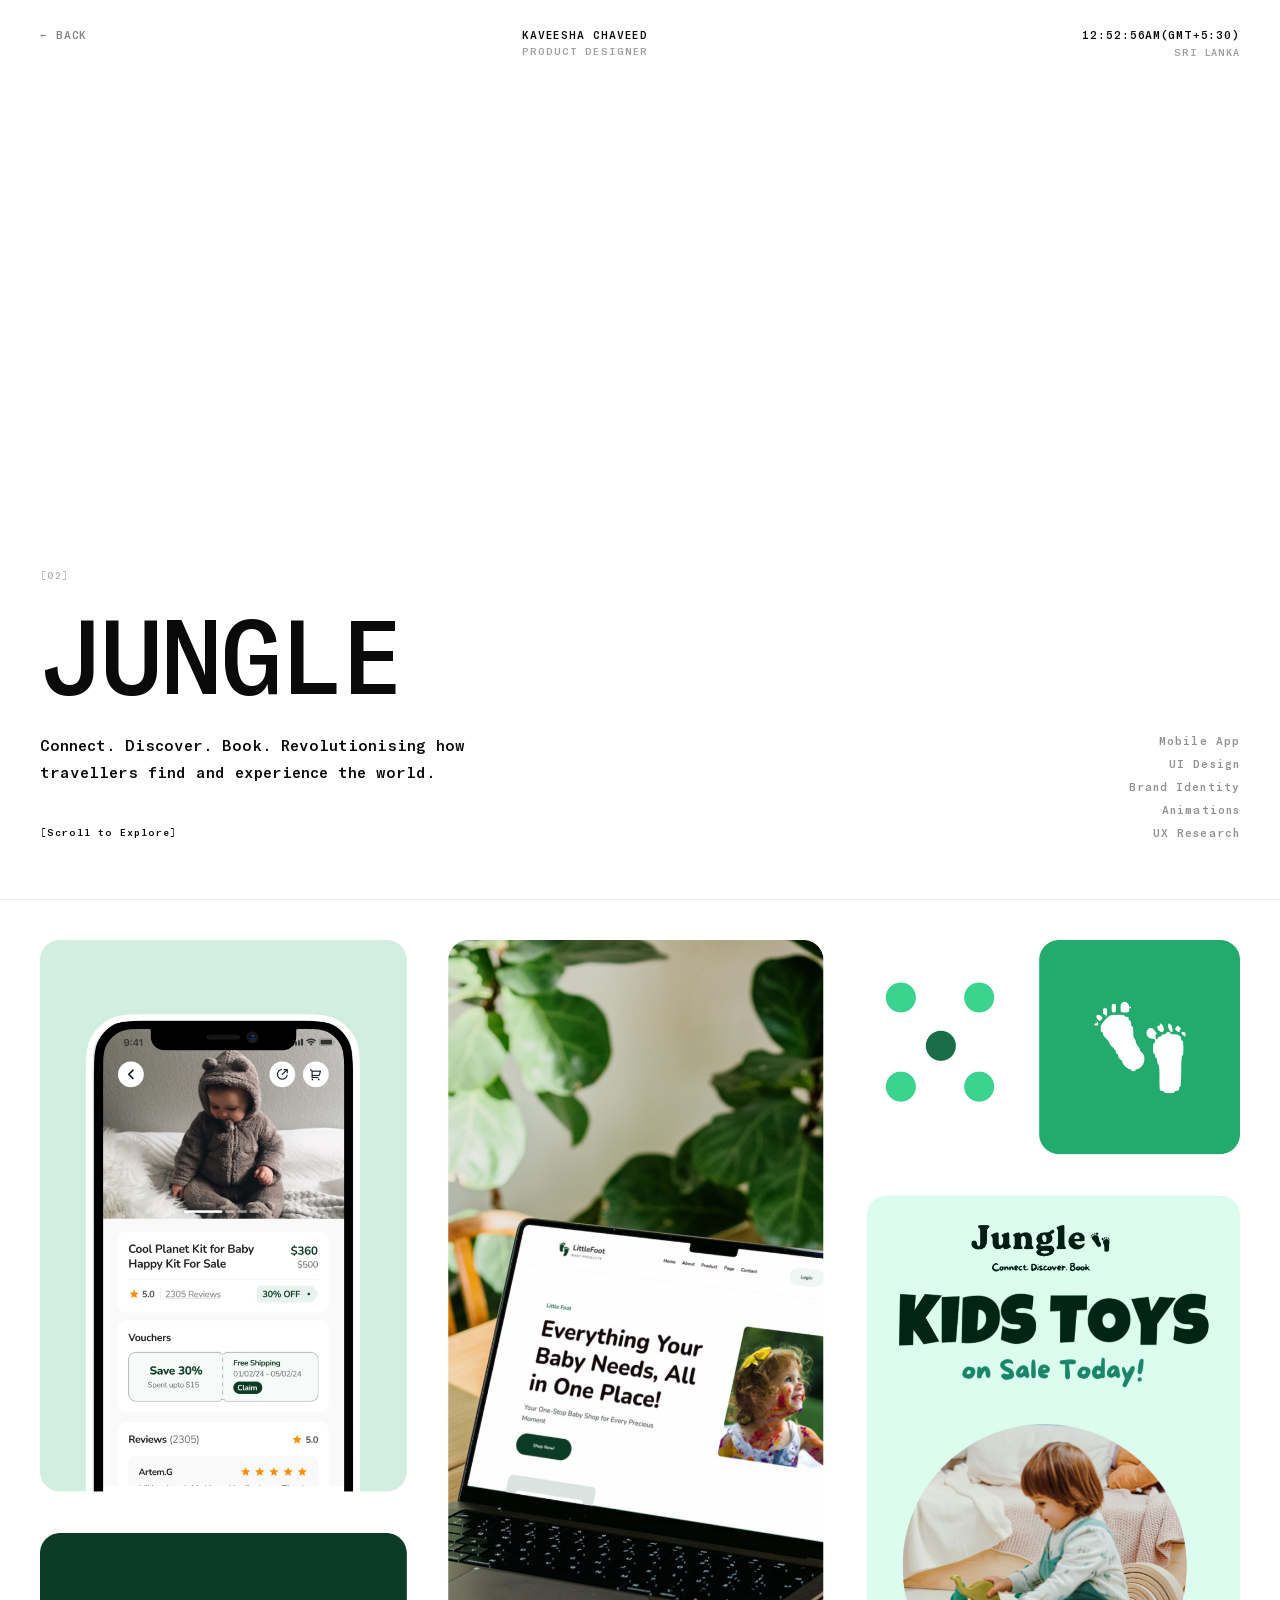
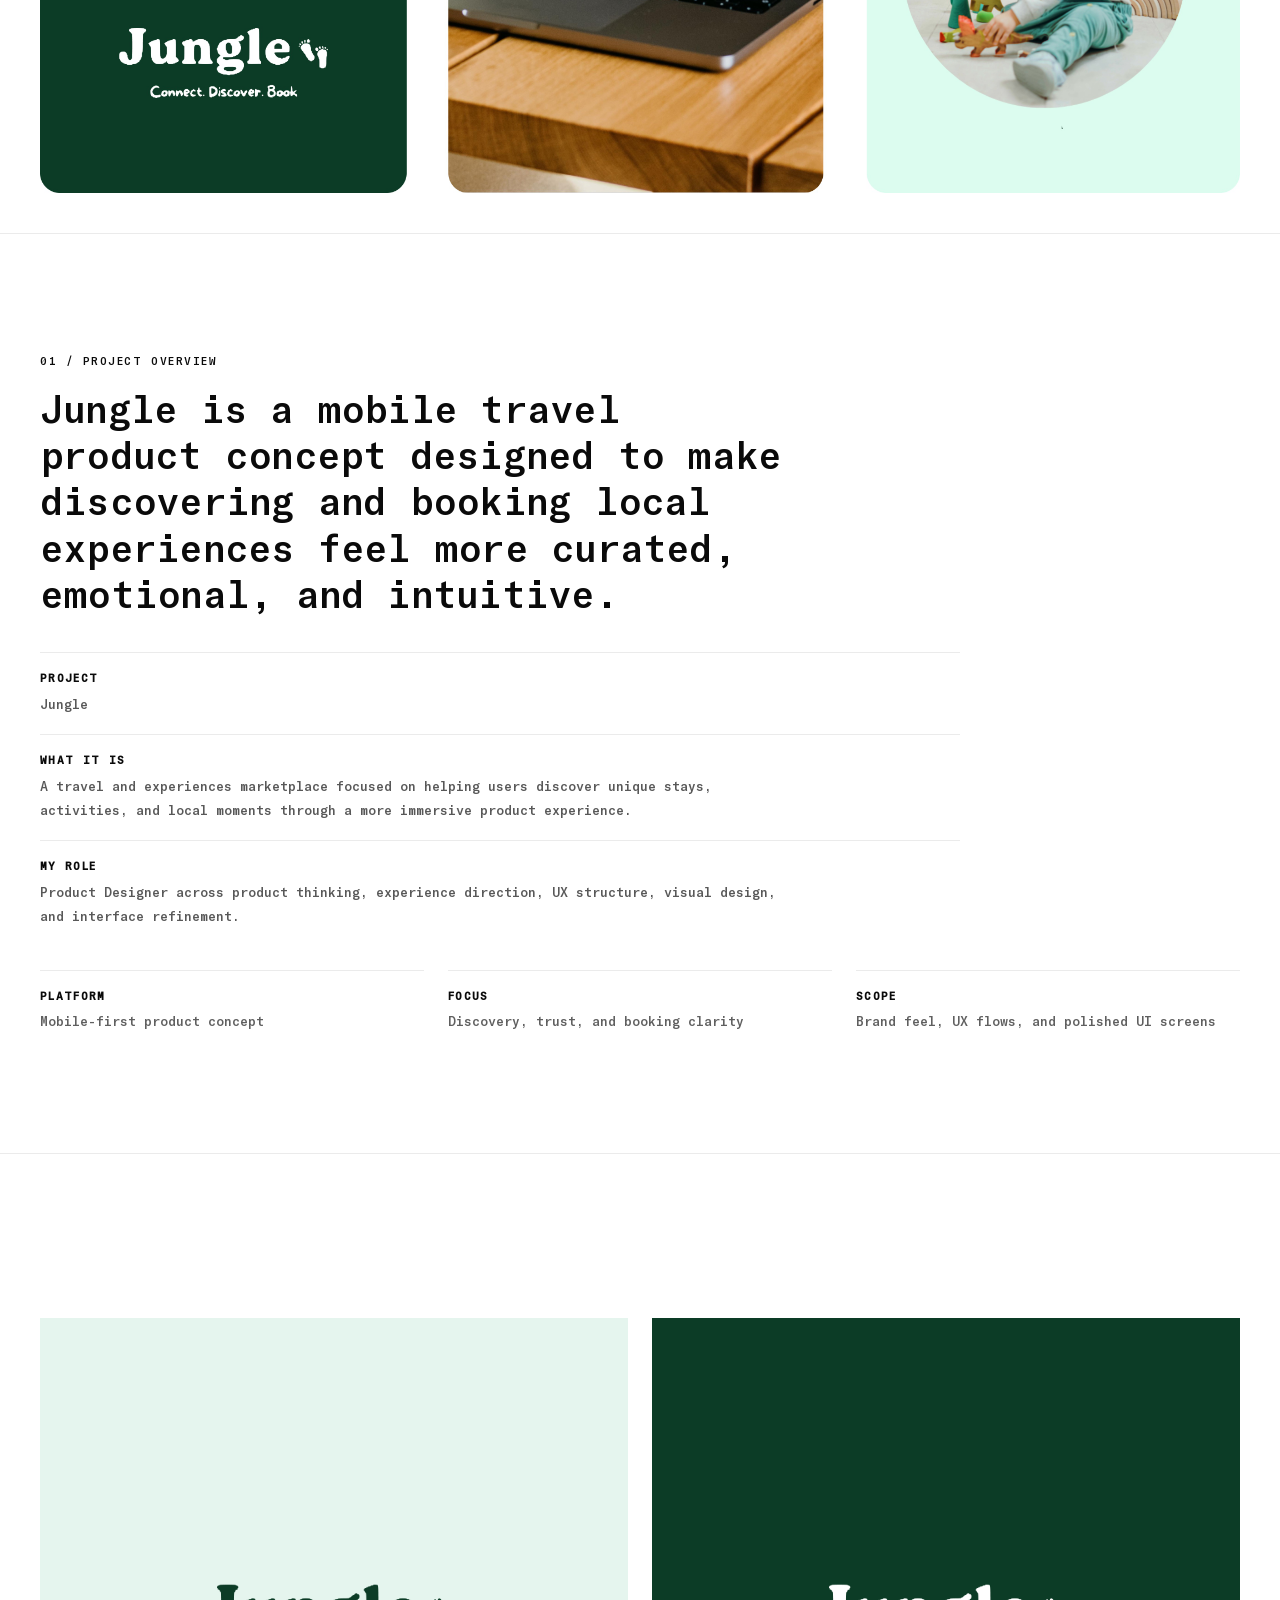
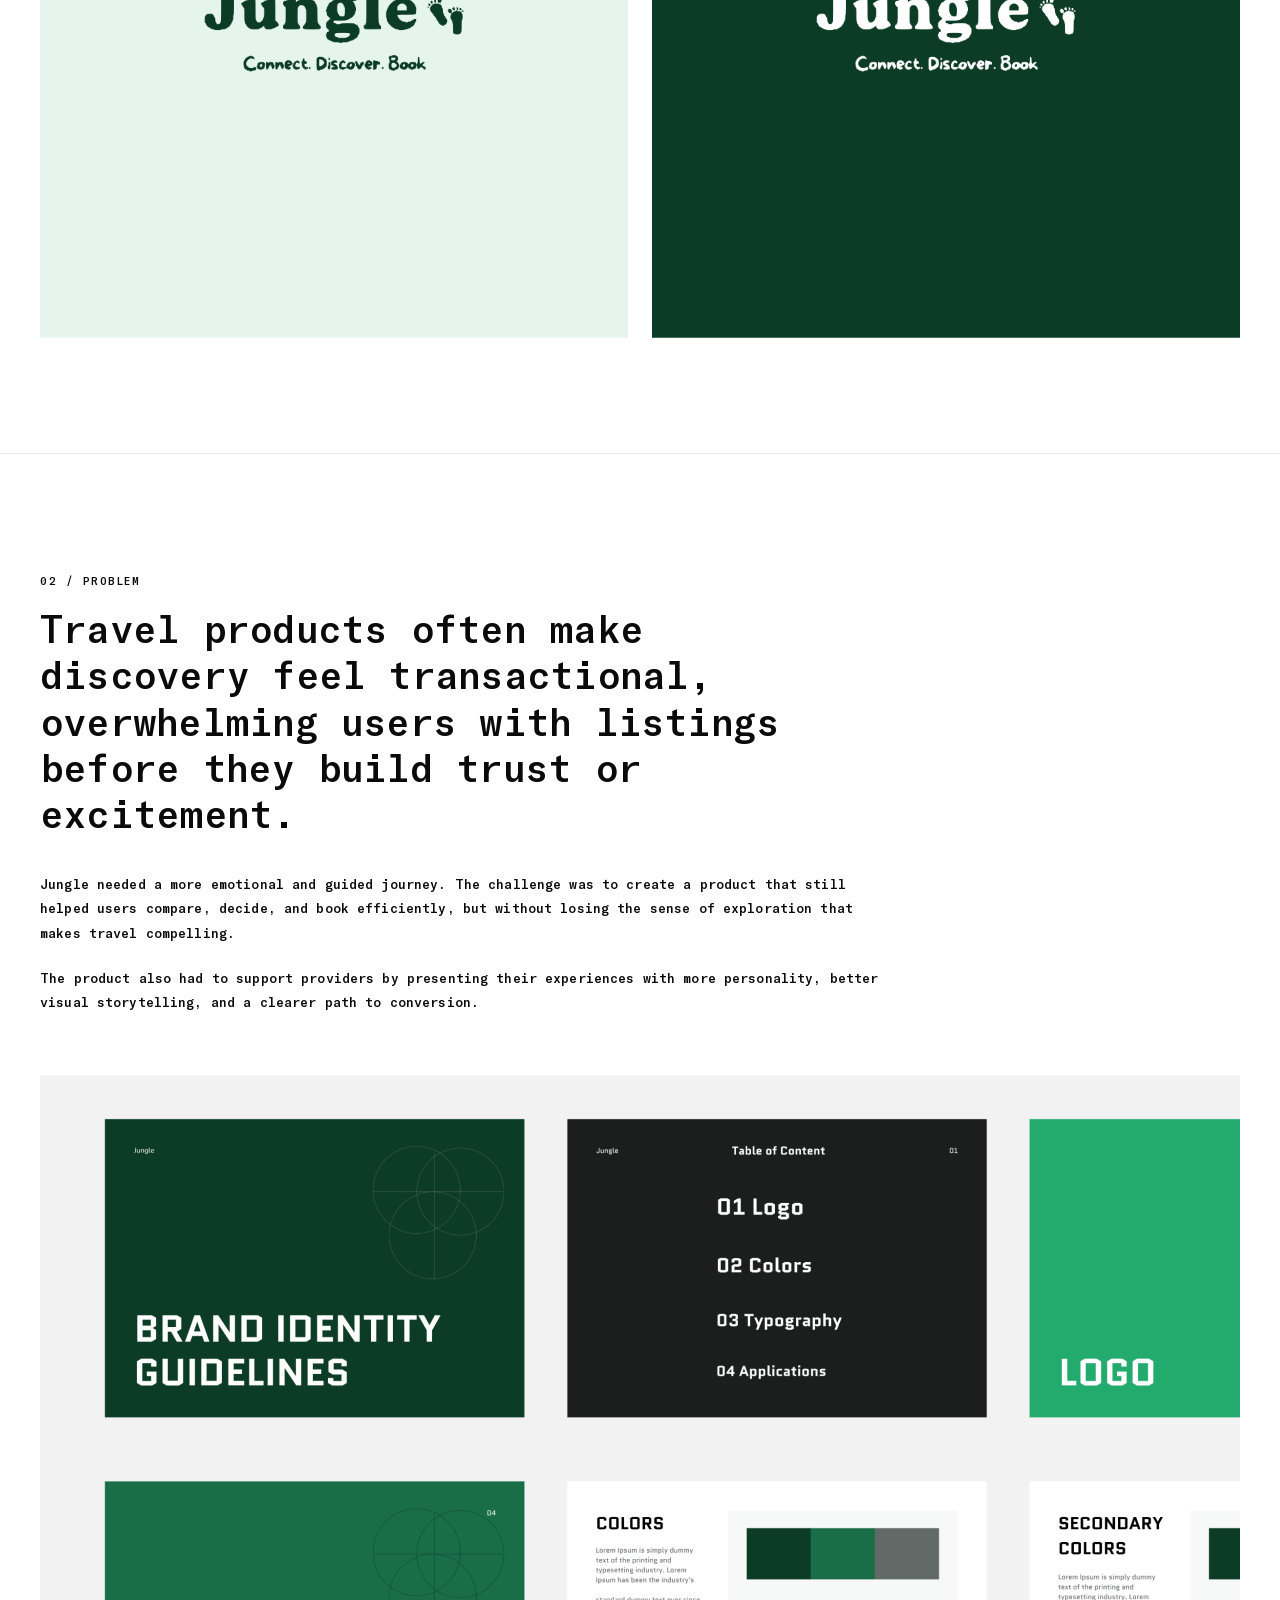
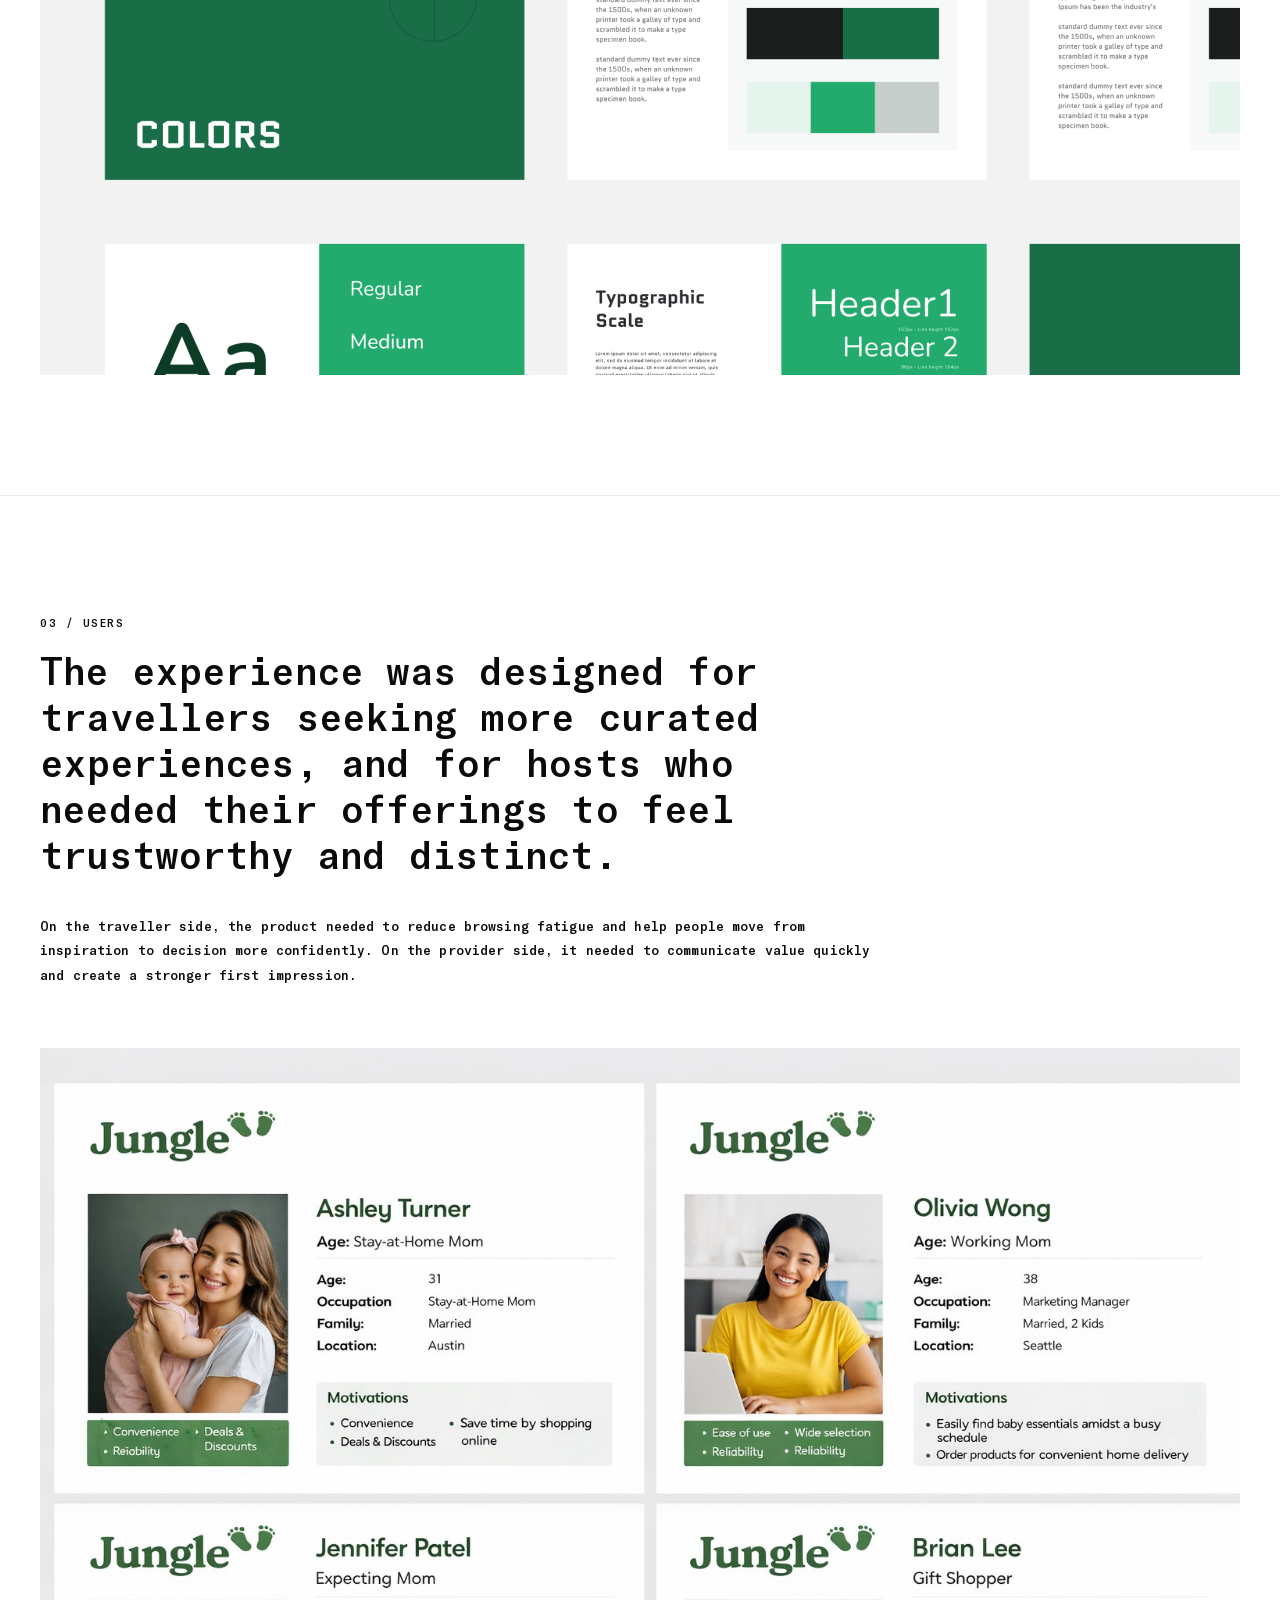
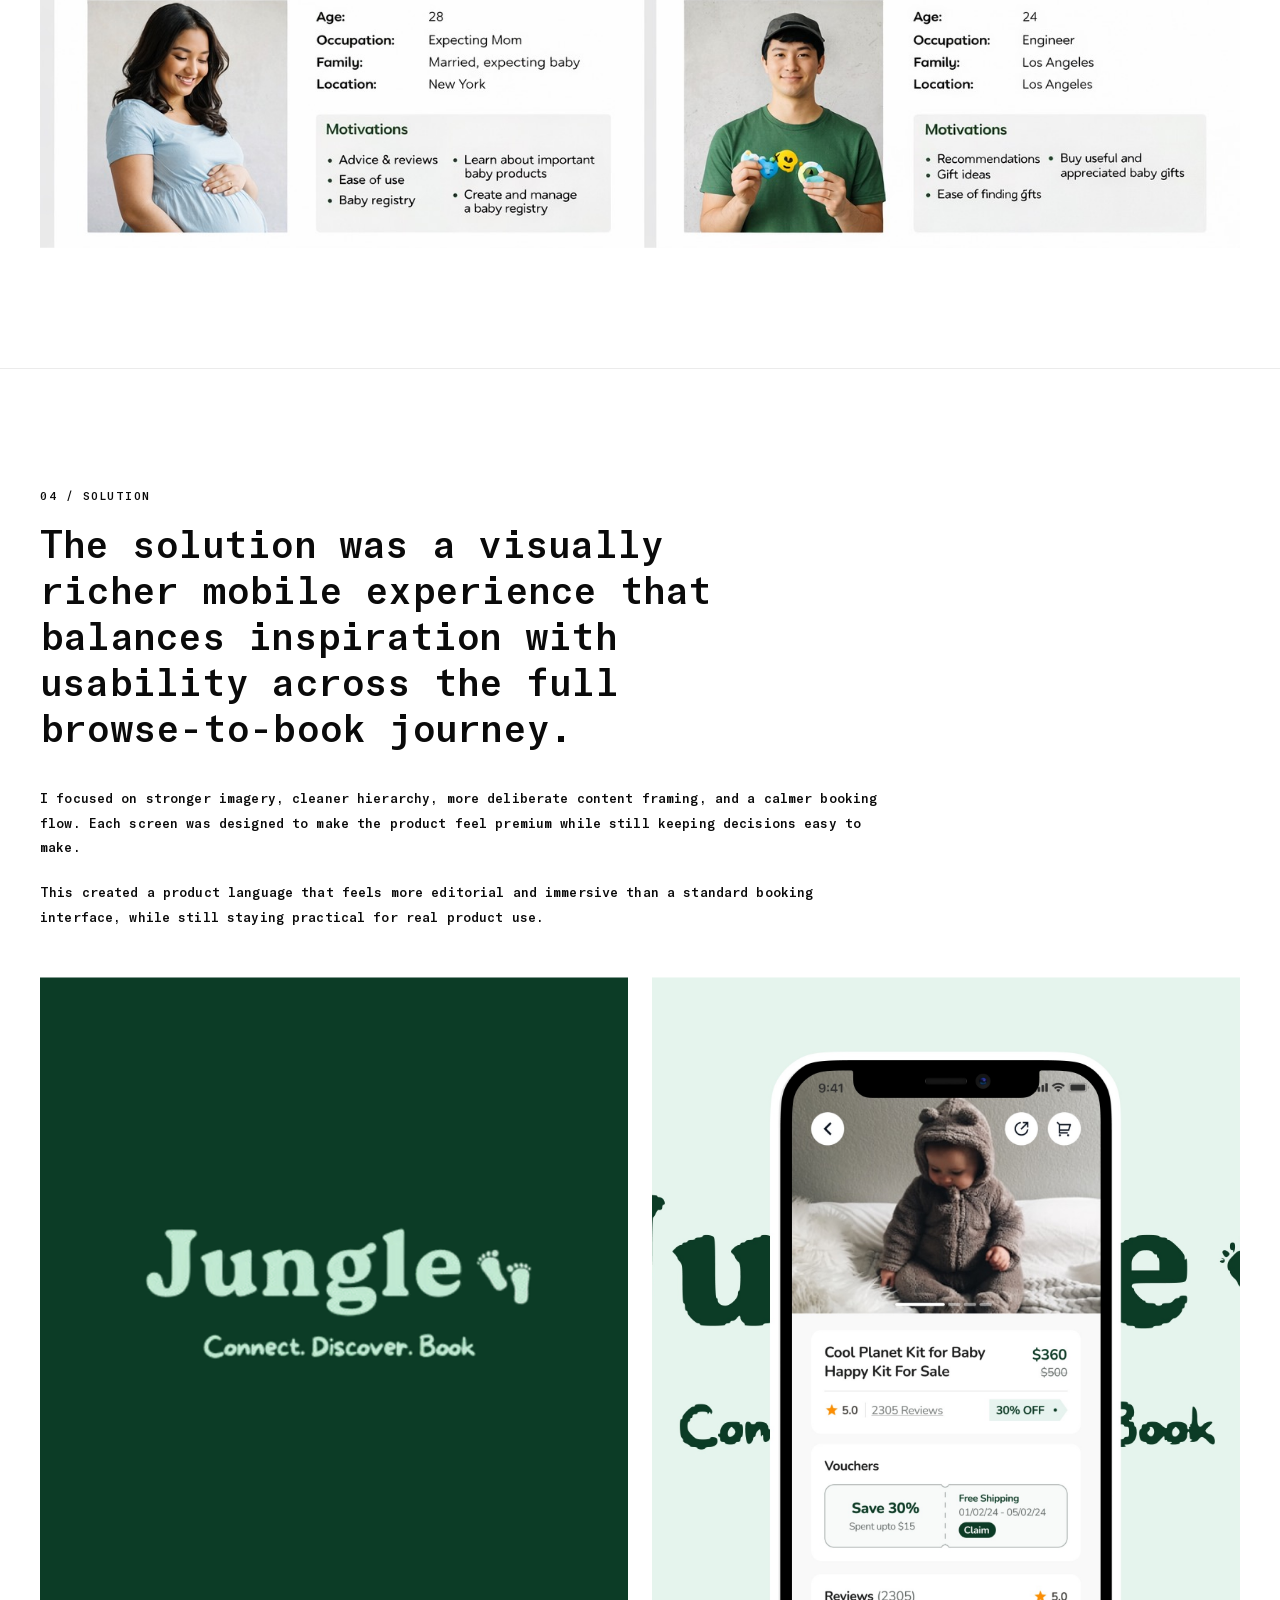
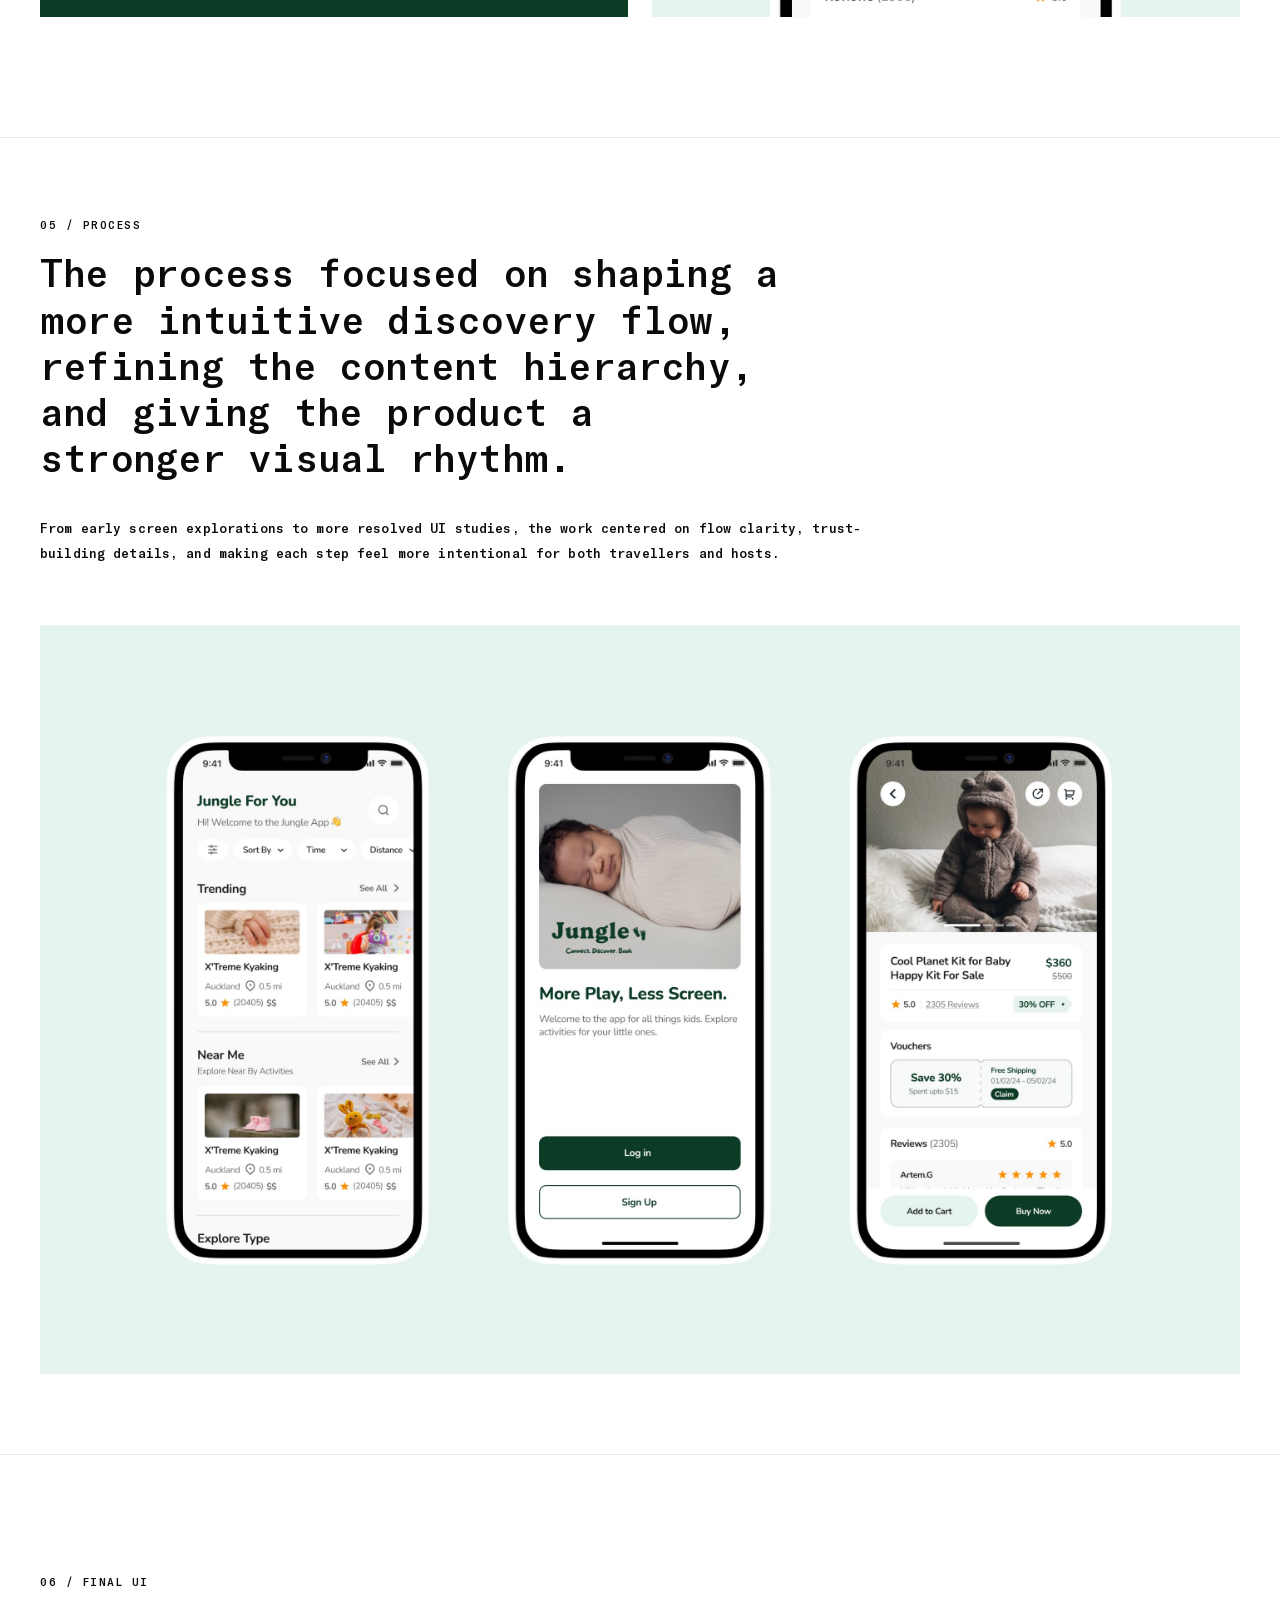
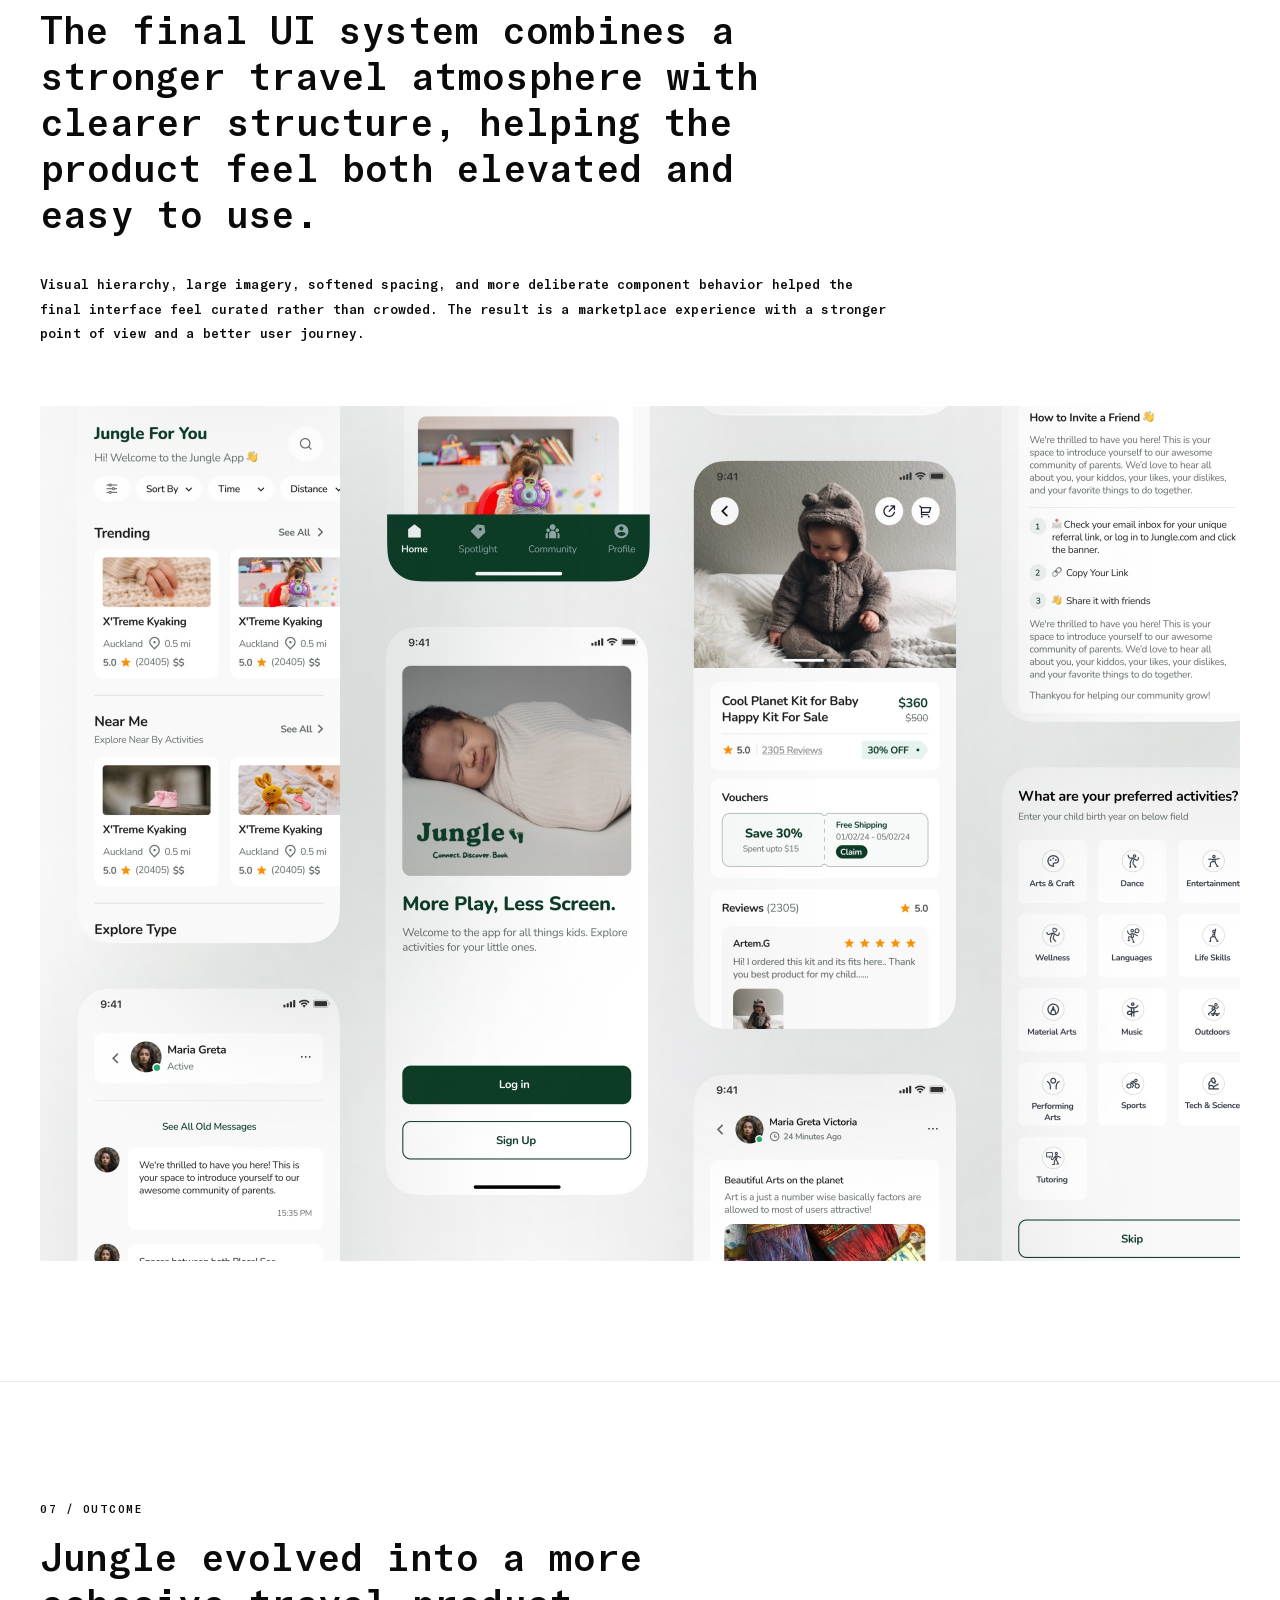
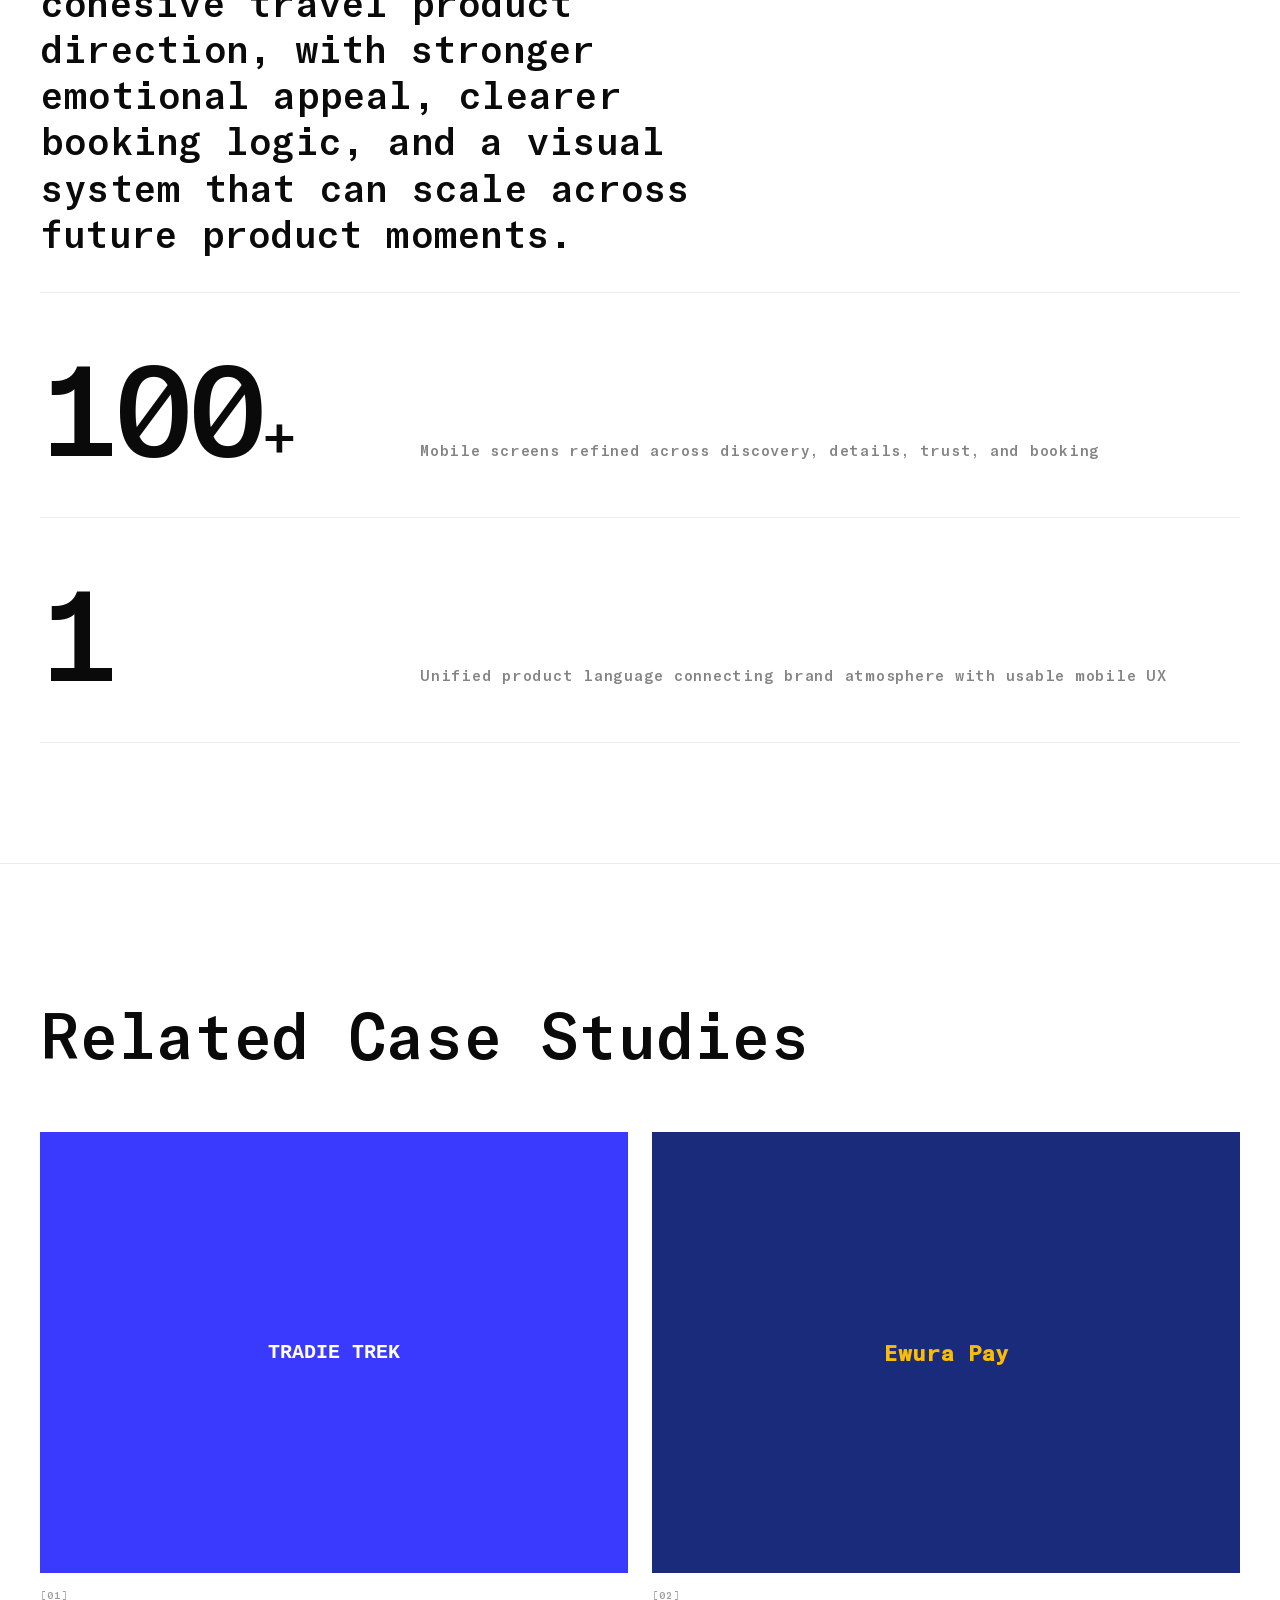
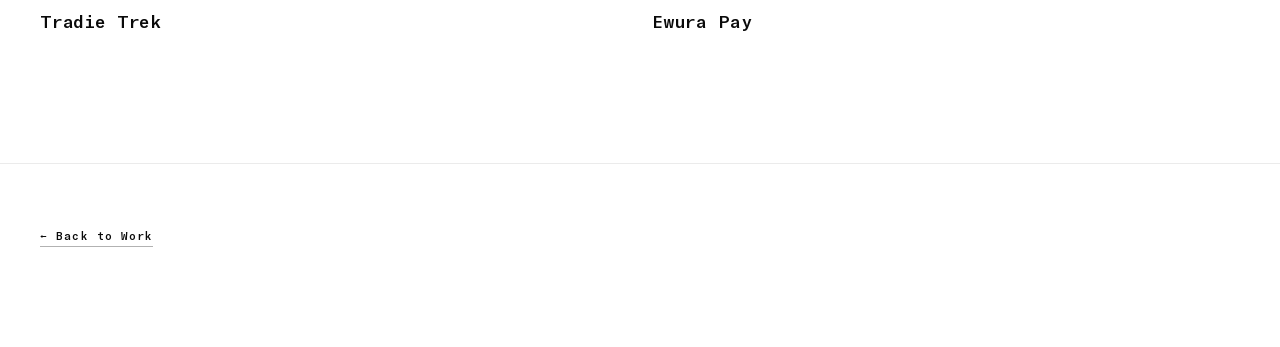
<file: jungle/index.html>
<!DOCTYPE html>
<html lang="en">
<head>
<meta charset="UTF-8">
<meta name="viewport" content="width=device-width, initial-scale=1.0">
<link rel="icon" type="image/svg+xml" href="/Images/faveicon-dark.svg" media="(prefers-color-scheme: light)">
<link rel="icon" type="image/svg+xml" href="/Images/faveicon-light.svg" media="(prefers-color-scheme: dark)">
<link rel="icon" type="image/svg+xml" href="/Images/faveicon-dark.svg">
<title>Jungle — Kaveesha Chaveed</title>
<link rel="preconnect" href="https://fonts.googleapis.com">
<link rel="preconnect" href="https://fonts.gstatic.com" crossorigin>
<link href="https://fonts.googleapis.com/css2?family=Playfair+Display:wght@700;900&family=IBM+Plex+Mono:wght@300;400;500&display=swap" rel="stylesheet">
<script>
(function() {
  try {
    if (sessionStorage.getItem('skipCaseStudyLoader') === '1') {
      document.documentElement.classList.add('skip-case-loader');
      sessionStorage.removeItem('skipCaseStudyLoader');
    }
  } catch (error) {}
})();
</script>
<style>
@font-face {
    font-family: 'GT America Mono';
    src: url('[data-uri]') format('truetype');
    font-weight: 500;
    font-style: normal;
  }

*,*::before,*::after{margin:0;padding:0;box-sizing:border-box;}
:root{
  --black:#0a0a0a;--white:#ffffff;--gold:#d4a843;
  --mono:'GT America Mono','IBM Plex Mono',monospace;
  --serif:'Playfair Display',serif;
  --ease:cubic-bezier(0.23,1,0.32,1);
}
html{scroll-behavior:smooth;}
body{font-family:var(--mono);background:var(--white);color:var(--black);overflow-x:hidden;}
.scroll-bar{position:fixed;top:0;left:0;height:2px;background:var(--gold);z-index:300;width:0;transition:width 0.1s linear;}
.skip-case-loader .page-loader{display:none;}
.skip-case-loader .proj-num,
.skip-case-loader .proj-title,
.skip-case-loader .proj-tagline,
.skip-case-loader .scroll-hint,
.skip-case-loader .proj-tags-right{
  animation:none;
  opacity:1;
  transform:none;
}
.page-loader{position:fixed;inset:0;background:var(--white);z-index:1000;display:flex;align-items:center;justify-content:center;animation:loaderOut 0.5s ease 1.4s forwards;}
.loader-text{font-family:var(--mono);font-size:11px;letter-spacing:0.2em;color:var(--black);opacity:0;animation:fadeIn 0.6s ease 0.3s forwards;}
@keyframes loaderOut{to{opacity:0;pointer-events:none;}}
@keyframes fadeIn{to{opacity:1;}}
nav{position:fixed;top:0;left:0;width:100%;padding:28px 40px;display:flex;align-items:flex-start;justify-content:space-between;z-index:200;}
nav.on-white{color:var(--black);}
nav.on-dark{color:var(--white);}
.nav-back{font-family:var(--mono);font-size:11px;letter-spacing:0.08em;text-decoration:none;color:inherit;display:flex;align-items:center;gap:6px;opacity:0.5;transition:opacity 0.3s;}
.nav-back:hover{opacity:1;}
.nav-mid{text-align:center;font-size:11px;letter-spacing:0.1em;}
.nav-name{display:block;font-weight:500;margin-bottom:4px;}
.nav-sub{display:block;font-size:10px;opacity:0.4;}
.nav-right{text-align:right;font-size:11px;letter-spacing:0.08em;}
.nav-time{display:block;font-weight:500;margin-bottom:4px;}
.nav-loc{display:block;font-size:10px;opacity:0.4;}
.project-hero{height:100vh;background:var(--white);display:flex;flex-direction:column;justify-content:flex-end;padding:0 40px 60px;position:relative;border-bottom:1px solid rgba(0,0,0,0.08);overflow:hidden;}
.proj-num{font-size:10px;letter-spacing:0.14em;color:rgba(0,0,0,0.3);margin-bottom:20px;display:block;opacity:0;transform:translateY(20px);animation:fadeUpIn 0.9s var(--ease) 1.5s forwards;}
.proj-title{font-family:var(--mono);font-size:clamp(52px,8vw,110px);font-weight:500;line-height:1;letter-spacing:-0.03em;margin-bottom:28px;opacity:0;transform:translateY(30px);animation:fadeUpIn 1s var(--ease) 1.65s forwards;}
.proj-tagline{font-size:clamp(13px,1.2vw,16px);line-height:1.75;max-width:480px;opacity:0;transform:translateY(20px);animation:fadeUpIn 0.9s var(--ease) 1.8s forwards;}
.scroll-hint{font-size:10px;letter-spacing:0.1em;opacity:0;margin-top:40px;animation:fadeUpIn 0.9s var(--ease) 2s forwards;}
.proj-tags-right{position:absolute;bottom:60px;right:40px;text-align:right;display:flex;flex-direction:column;gap:10px;opacity:0;animation:fadeUpIn 0.9s var(--ease) 1.9s forwards;}
.htag{font-size:11px;letter-spacing:0.1em;opacity:0.45;}
@keyframes fadeUpIn{to{opacity:1;transform:translateY(0);}}
.cs-video-section{display:flex;align-items:center;justify-content:center;padding:40px;border-bottom:1px solid rgba(0,0,0,0.08);background:var(--white);}
.video-box{width:100%;max-width:none;background:none;border:none;display:block;font-family:var(--mono);font-size:14px;letter-spacing:0.06em;color:rgba(0,0,0,0.35);opacity:0;transform:scale(0.97);transition:opacity 0.8s var(--ease),transform 0.8s var(--ease);}
.video-box.visible{opacity:1;transform:scale(1);}
.showcase-single{width:100%;overflow:hidden;border-radius:0;}
.showcase-single img{width:100%;height:auto;display:block;border-radius:0;}
.cs-section{min-height:100vh;display:flex;align-items:center;border-bottom:1px solid rgba(0,0,0,0.08);padding:120px 0;}
.cs-images-section{padding:80px 0;}
.cs-inner{width:100%;padding:0 40px;}
.cs-kicker{display:block;font-size:11px;letter-spacing:0.14em;opacity:0.38;margin-bottom:18px;}
.cs-h2{font-family:var(--mono);font-size:clamp(24px,3vw,42px);font-weight:500;letter-spacing:-0.02em;line-height:1.2;margin-bottom:36px;max-width:760px;}
.cs-body{font-size:13px;line-height:1.9;opacity:0.65;max-width:860px;margin-bottom:20px;letter-spacing:0.01em;}
.img-full{width:100%;height:420px;background:none;display:flex;align-items:center;justify-content:center;font-family:var(--mono);font-size:13px;font-weight:500;color:rgba(0,0,0,0.35);margin-top:60px;border-radius:0;}
.img-grid-2{display:grid;grid-template-columns:1fr 1fr;gap:24px;margin-top:48px;}
.img-grid-3{display:grid;grid-template-columns:1fr 1fr 1fr;gap:24px;margin-top:48px;}
.img-box{background:none;height:420px;display:flex;align-items:center;justify-content:center;font-family:var(--mono);font-size:13px;font-weight:500;color:rgba(0,0,0,0.35);border-radius:0;}
.img-full img,.img-box img{border-radius:0;}
.overview-list{display:grid;gap:18px;margin-bottom:42px;max-width:920px;}
.overview-item{padding-top:18px;border-top:1px solid rgba(0,0,0,0.08);}
.overview-item strong{display:block;font-size:11px;letter-spacing:0.12em;margin-bottom:8px;}
.overview-item span{display:block;font-size:13px;line-height:1.85;opacity:0.68;max-width:760px;}
.meta-grid{display:grid;grid-template-columns:repeat(3,minmax(0,1fr));gap:24px;margin-top:40px;}
.meta-card{padding-top:18px;border-top:1px solid rgba(0,0,0,0.08);}
.meta-card strong{display:block;font-size:11px;letter-spacing:0.12em;margin-bottom:8px;}
.meta-card span{display:block;font-size:13px;line-height:1.8;opacity:0.65;}
.cs-stats-section{min-height:100vh;display:flex;align-items:center;border-bottom:1px solid rgba(0,0,0,0.08);padding:120px 40px;}
.stat-row{display:grid;grid-template-columns:380px 1fr;align-items:baseline;padding:48px 0;border-top:1px solid rgba(0,0,0,0.07);width:100%;}
.stat-row:last-child{border-bottom:1px solid rgba(0,0,0,0.07);}
.stat-num{font-family:var(--mono);font-size:clamp(72px,10vw,130px);font-weight:500;letter-spacing:-0.04em;line-height:1;}
.stat-unit{font-size:0.45em;}
.stat-desc{font-size:15px;letter-spacing:0.05em;opacity:0.5;}
.cs-testi-section{min-height:100vh;display:flex;align-items:center;border-bottom:1px solid rgba(0,0,0,0.08);padding:120px 0;}
.cs-testi-grid{display:grid;grid-template-columns:200px 1fr;gap:100px;align-items:start;}
.testi-img{width:180px;height:180px;background:#d8d8d3;display:flex;align-items:center;justify-content:center;font-size:11px;color:rgba(0,0,0,0.3);}
.testi-right{padding-top:8px;}
.testi-text{font-size:clamp(15px,1.5vw,20px);line-height:1.75;margin-bottom:48px;max-width:820px;}
.testi-author strong{display:block;font-size:13px;font-weight:500;margin-bottom:6px;}
.testi-author span{font-size:11px;opacity:0.4;letter-spacing:0.05em;}
.cs-related-section{min-height:100vh;display:flex;align-items:center;padding:120px 40px;border-bottom:1px solid rgba(0,0,0,0.08);}
.related-inner{width:100%;}
.related-heading{font-family:var(--mono);font-size:clamp(36px,5vw,72px);font-weight:500;letter-spacing:-0.02em;margin-bottom:60px;}
.related-grid{display:grid;grid-template-columns:1fr 1fr;gap:24px;}
.related-card{text-decoration:none;color:var(--black);display:block;}
.related-thumb{width:100%;aspect-ratio:4/3;overflow:hidden;margin-bottom:16px;}
.related-thumb-inner{width:100%;height:100%;display:flex;align-items:center;justify-content:center;transition:transform 0.6s var(--ease);}
.related-card:hover .related-thumb-inner{transform:scale(1.04);}
.related-num{font-size:10px;letter-spacing:0.12em;opacity:0.4;margin-bottom:8px;}
.related-title{font-size:18px;font-weight:500;letter-spacing:-0.01em;}
.back-wrap{padding:60px 40px 100px;}
.back-link{font-family:var(--mono);font-size:11px;letter-spacing:0.1em;color:var(--black);text-decoration:none;border-bottom:1px solid rgba(0,0,0,0.3);padding-bottom:4px;display:inline-flex;align-items:center;gap:8px;transition:opacity 0.3s,gap 0.3s;}
.back-link:hover{opacity:0.5;gap:16px;}
.reveal-up{opacity:0;transform:translateY(32px);transition:opacity 0.8s var(--ease),transform 0.8s var(--ease);}
.reveal-up.visible{opacity:1;transform:translateY(0);}
.reveal-clip{clip-path:inset(0 0 0% 0);transition:clip-path 1s var(--ease);}
.reveal-clip.visible{clip-path:inset(0 0 0% 0);}
.reveal-left{opacity:0;transform:translateX(-24px);transition:opacity 0.7s var(--ease),transform 0.7s var(--ease);}
.reveal-left.visible{opacity:1;transform:translateX(0);}
@media(max-width:900px){
  nav{padding:20px;}
  .nav-mid,.nav-right{display:none;}
  .project-hero,.cs-inner,.cs-stats-section,.cs-testi-section .cs-inner,.cs-related-section,.back-wrap{padding-left:20px;padding-right:20px;}
  .proj-tags-right{position:static;margin-top:24px;text-align:left;}
  .cs-video-section{padding:20px;}
  .img-grid-2{grid-template-columns:1fr;}
  .img-grid-3{grid-template-columns:1fr;}
  .meta-grid{grid-template-columns:1fr;}
  .cs-testi-grid{grid-template-columns:1fr;gap:40px;}
  .related-grid{grid-template-columns:1fr;}
  .stat-row{grid-template-columns:1fr;gap:8px;}
}

</style>
</head>
<body>
<div class="page-loader"><div class="loader-text">KAVEESHA CHAVEED</div></div>
<div class="scroll-bar" id="sb"></div>
<nav id="siteNav" class="on-white">
  <a href="/" class="nav-back">← BACK</a>
  <div class="nav-mid"><span class="nav-name">KAVEESHA CHAVEED</span><span class="nav-sub">PRODUCT DESIGNER</span></div>
  <div class="nav-right"><span class="nav-time" id="liveTime">--:--</span><span class="nav-loc">SRI LANKA</span></div>
</nav>
<section class="project-hero">
  <span class="proj-num">[02]</span>
  <h1 class="proj-title">JUNGLE</h1>
  <p class="proj-tagline">Connect. Discover. Book. Revolutionising how travellers find and experience the world.</p>
  <p class="scroll-hint">[Scroll to Explore]</p>
  <div class="proj-tags-right"><span class="htag">Mobile App</span><span class="htag">UI Design</span><span class="htag">Brand Identity</span><span class="htag">Animations</span><span class="htag">UX Research</span></div>
</section>
<section class="cs-video-section"><div class="video-box visible"><div class="showcase-single reveal-clip"><img src="/jungle/Images/Desktop - 24.jpg" alt="Jungle hero showcase"></div></div></section>
<section class="cs-section cs-text-section"><div class="cs-inner"><span class="cs-kicker reveal-up">01 / PROJECT OVERVIEW</span><h2 class="cs-h2 reveal-up" style="transition-delay:0.08s">Jungle is a mobile travel product concept designed to make discovering and booking local experiences feel more curated, emotional, and intuitive.</h2><div class="overview-list"><div class="overview-item reveal-up" style="transition-delay:0.12s"><strong>PROJECT</strong><span>Jungle</span></div><div class="overview-item reveal-up" style="transition-delay:0.18s"><strong>WHAT IT IS</strong><span>A travel and experiences marketplace focused on helping users discover unique stays, activities, and local moments through a more immersive product experience.</span></div><div class="overview-item reveal-up" style="transition-delay:0.24s"><strong>MY ROLE</strong><span>Product Designer across product thinking, experience direction, UX structure, visual design, and interface refinement.</span></div></div><div class="meta-grid"><div class="meta-card reveal-up" style="transition-delay:0.3s"><strong>PLATFORM</strong><span>Mobile-first product concept</span></div><div class="meta-card reveal-up" style="transition-delay:0.36s"><strong>FOCUS</strong><span>Discovery, trust, and booking clarity</span></div><div class="meta-card reveal-up" style="transition-delay:0.42s"><strong>SCOPE</strong><span>Brand feel, UX flows, and polished UI screens</span></div></div></div></section>
<section class="cs-section cs-images-section"><div class="cs-inner"><div class="img-grid-2"><div class="img-box reveal-clip" style="transition-delay:0.1s;height:620px;"><img src="/jungle/Images/Frame 18.png" alt="Jungle mobile visual one" style="width:100%;height:100%;object-fit:cover;"></div><div class="img-box reveal-clip" style="transition-delay:0.25s;height:620px;"><img src="/jungle/Images/Frame 19.png" alt="Jungle mobile visual two" style="width:100%;height:100%;object-fit:cover;"></div></div></div></section>
<section class="cs-section cs-text-section"><div class="cs-inner"><span class="cs-kicker reveal-up">02 / PROBLEM</span><h2 class="cs-h2 reveal-up" style="transition-delay:0.08s">Travel products often make discovery feel transactional, overwhelming users with listings before they build trust or excitement.</h2><p class="cs-body reveal-up" style="transition-delay:0.14s">Jungle needed a more emotional and guided journey. The challenge was to create a product that still helped users compare, decide, and book efficiently, but without losing the sense of exploration that makes travel compelling.</p><p class="cs-body reveal-up" style="transition-delay:0.22s">The product also had to support providers by presenting their experiences with more personality, better visual storytelling, and a clearer path to conversion.</p><div class="img-full reveal-clip" style="transition-delay:0.16s;height:auto;"><img src="/jungle/Images/Dribbble shot HD - 1.png" alt="Jungle brand identity overview" style="width:100%;height:auto;display:block;"></div></div></section>
<section class="cs-section cs-text-section"><div class="cs-inner"><span class="cs-kicker reveal-up">03 / USERS</span><h2 class="cs-h2 reveal-up" style="transition-delay:0.08s">The experience was designed for travellers seeking more curated experiences, and for hosts who needed their offerings to feel trustworthy and distinct.</h2><p class="cs-body reveal-up" style="transition-delay:0.14s">On the traveller side, the product needed to reduce browsing fatigue and help people move from inspiration to decision more confidently. On the provider side, it needed to communicate value quickly and create a stronger first impression.</p><div class="img-full reveal-clip" style="transition-delay:0.18s;height:auto;"><img src="/jungle/Images/dddf.jpg" alt="Jungle user personas" style="width:100%;height:auto;display:block;"></div></div></section>
<section class="cs-section cs-text-section"><div class="cs-inner"><span class="cs-kicker reveal-up">04 / SOLUTION</span><h2 class="cs-h2 reveal-up" style="transition-delay:0.08s">The solution was a visually richer mobile experience that balances inspiration with usability across the full browse-to-book journey.</h2><p class="cs-body reveal-up" style="transition-delay:0.14s">I focused on stronger imagery, cleaner hierarchy, more deliberate content framing, and a calmer booking flow. Each screen was designed to make the product feel premium while still keeping decisions easy to make.</p><p class="cs-body reveal-up" style="transition-delay:0.22s">This created a product language that feels more editorial and immersive than a standard booking interface, while still staying practical for real product use.</p><div class="img-grid-2"><div class="img-box reveal-clip" style="transition-delay:0.18s;height:640px;"><img src="/jungle/Images/Rectangle 14.png" alt="Jungle logo and brand solution visual" style="width:100%;height:100%;object-fit:cover;"></div><div class="img-box reveal-clip" style="transition-delay:0.3s;height:640px;"><img src="/jungle/Images/Dribbble shot HD - 3.jpg" alt="Jungle solution visual" style="width:100%;height:100%;object-fit:cover;"></div></div></div></section>
<section class="cs-section cs-images-section"><div class="cs-inner"><span class="cs-kicker reveal-up">05 / PROCESS</span><h2 class="cs-h2 reveal-up" style="transition-delay:0.08s">The process focused on shaping a more intuitive discovery flow, refining the content hierarchy, and giving the product a stronger visual rhythm.</h2><p class="cs-body reveal-up" style="transition-delay:0.14s">From early screen explorations to more resolved UI studies, the work centered on flow clarity, trust-building details, and making each step feel more intentional for both travellers and hosts.</p><div class="img-full reveal-clip" style="transition-delay:0.18s;height:auto;"><img src="/jungle/Images/Dribbble shot HD - 4.jpg" alt="Jungle process mockups" style="width:100%;height:auto;display:block;"></div></div></section>
<section class="cs-section cs-text-section"><div class="cs-inner"><span class="cs-kicker reveal-up">06 / FINAL UI</span><h2 class="cs-h2 reveal-up" style="transition-delay:0.08s">The final UI system combines a stronger travel atmosphere with clearer structure, helping the product feel both elevated and easy to use.</h2><p class="cs-body reveal-up" style="transition-delay:0.14s">Visual hierarchy, large imagery, softened spacing, and more deliberate component behavior helped the final interface feel curated rather than crowded. The result is a marketplace experience with a stronger point of view and a better user journey.</p><div class="img-full reveal-clip" style="transition-delay:0.16s;height:95vh;"><img src="/jungle/Images/Dribbble shot HD - 2.jpg" alt="Jungle final UI screen" style="width:100%;height:100%;object-fit:cover;"></div></div></section>
<section class="cs-stats-section"><div style="width:100%;"><span class="cs-kicker reveal-up">07 / OUTCOME</span><h2 class="cs-h2 reveal-up" style="transition-delay:0.08s">Jungle evolved into a more cohesive travel product direction, with stronger emotional appeal, clearer booking logic, and a visual system that can scale across future product moments.</h2><div class="stat-row reveal-left" style="transition-delay:0.00s"><div class="stat-num">100<span class="stat-unit">+</span></div><div class="stat-desc">Mobile screens refined across discovery, details, trust, and booking</div></div><div class="stat-row reveal-left" style="transition-delay:0.15s"><div class="stat-num">1<span class="stat-unit"></span></div><div class="stat-desc">Unified product language connecting brand atmosphere with usable mobile UX</div></div></div></section>
<section class="cs-related-section"><div class="related-inner"><div class="related-heading reveal-up">Related Case Studies</div><div class="related-grid"><a href="/tradie-trek/" class="related-card reveal-up" style="transition-delay:0.00s"><div class="related-thumb"><div class="related-thumb-inner" style="background:#3a3aff;"><span style="font-family:monospace;font-size:20px;font-weight:700;color:#fff;">TRADIE TREK</span></div></div><div class="related-num">[01]</div><div class="related-title">Tradie Trek</div></a><a href="/under-construction/?project=ewura" class="related-card reveal-up" style="transition-delay:0.12s"><div class="related-thumb"><div class="related-thumb-inner" style="background:#1a2b7c;"><span style="font-size:22px;color:#FBBC05;font-weight:700;">Ewura Pay</span></div></div><div class="related-num">[02]</div><div class="related-title">Ewura Pay</div></a></div></div></section>
<div class="back-wrap"><a href="/#work" class="back-link">← Back to Work</a></div>
<script>
(function() {
  var sb = document.getElementById('sb');
  var nav = document.getElementById('siteNav');
  var videoSec = document.querySelector('.cs-video-section');
  window.addEventListener('scroll', function() {
    if (sb) sb.style.width = (window.scrollY / (document.body.scrollHeight - window.innerHeight) * 100) + '%';
  }, {passive:true});
  var io = new IntersectionObserver(function(entries) {
    entries.forEach(function(e) { if (e.isIntersecting) e.target.classList.add('visible'); });
  }, {threshold:0.12});
  document.querySelectorAll('.reveal-up,.reveal-clip,.reveal-left,.video-box').forEach(function(el) { io.observe(el); });
  if (nav && videoSec) {
    var navIO = new IntersectionObserver(function(entries) {
      entries.forEach(function(e) { nav.className = e.isIntersecting ? 'on-dark' : 'on-white'; });
    }, {threshold:0.5});
    navIO.observe(videoSec);
  }
  function updateTime() {
    var el = document.getElementById('liveTime');
    if (!el) return;
    var now = new Date(), utc = now.getTime() + (now.getTimezoneOffset() * 60000);
    var sl = new Date(utc + 5.5 * 3600000);
    var h = sl.getHours(), m = String(sl.getMinutes()).padStart(2,'0'), s = String(sl.getSeconds()).padStart(2,'0');
    var ap = h >= 12 ? 'PM' : 'AM'; h = h % 12 || 12;
    el.textContent = String(h).padStart(2,'0') + ':' + m + ':' + s + ap + '(GMT+5:30)';
  }
  updateTime(); setInterval(updateTime, 1000);
})();
</script>
</body>
</html>
</file>
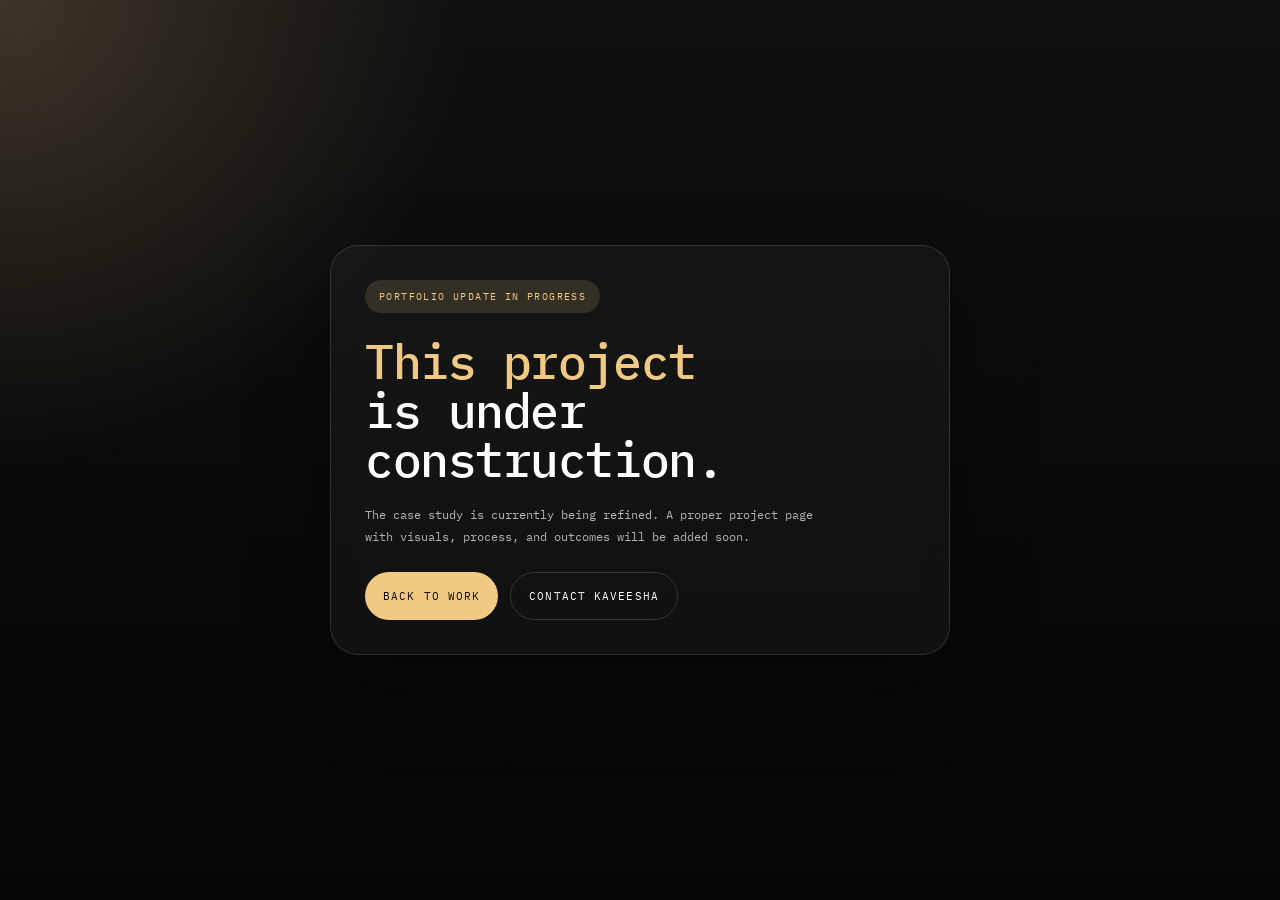
<file: under-construction/index.html>
<!DOCTYPE html>
<html lang="en">
<head>
<meta charset="UTF-8">
<meta name="viewport" content="width=device-width, initial-scale=1.0">
<link rel="icon" type="image/svg+xml" href="/Images/faveicon-dark.svg" media="(prefers-color-scheme: light)">
<link rel="icon" type="image/svg+xml" href="/Images/faveicon-light.svg" media="(prefers-color-scheme: dark)">
<link rel="icon" type="image/svg+xml" href="/Images/faveicon-dark.svg">
<title>Under Construction — Kaveesha Chaveed</title>
<link rel="preconnect" href="https://fonts.googleapis.com">
<link rel="preconnect" href="https://fonts.gstatic.com" crossorigin>
<link href="https://fonts.googleapis.com/css2?family=Playfair+Display:wght@700;900&family=IBM+Plex+Mono:wght@300;400;500&display=swap" rel="stylesheet">
<style>
  @font-face {
    font-family: 'GT America Mono';
    src: url('[data-uri]') format('truetype');
    font-weight: 500;
    font-style: normal;
  }

  :root {
    --black: #0a0a0a;
    --white: #ffffff;
    --gold: #f1c983;
    --mono: 'GT America Mono', 'IBM Plex Mono', monospace;
  }

  * { box-sizing: border-box; margin: 0; padding: 0; }

  body {
    min-height: 100vh;
    background:
      radial-gradient(circle at top left, rgba(241, 201, 131, 0.2), transparent 30%),
      linear-gradient(180deg, #101010 0%, #050505 100%);
    color: var(--white);
    font-family: var(--mono);
    display: flex;
    align-items: center;
    justify-content: center;
    padding: 32px;
  }

  .construction-card {
    width: min(620px, 100%);
    border: 1px solid rgba(255,255,255,0.12);
    border-radius: 28px;
    background: rgba(255,255,255,0.04);
    backdrop-filter: blur(16px);
    padding: 34px;
    box-shadow: 0 32px 80px rgba(0,0,0,0.35);
  }

  .eyebrow {
    display: inline-flex;
    align-items: center;
    gap: 8px;
    padding: 10px 14px;
    border-radius: 999px;
    background: rgba(241, 201, 131, 0.14);
    color: var(--gold);
    font-size: 10px;
    letter-spacing: 0.14em;
    margin-bottom: 24px;
  }

  h1 {
    font-family: var(--mono);
    font-size: clamp(28px, 5vw, 48px);
    font-weight: 500;
    line-height: 1.02;
    letter-spacing: -0.03em;
    margin-bottom: 20px;
    max-width: 12ch;
  }

  p {
    max-width: 460px;
    font-size: 12px;
    line-height: 1.8;
    color: rgba(255,255,255,0.68);
    margin-bottom: 24px;
  }

  .project-name {
    color: var(--gold);
  }

  .links {
    display: flex;
    flex-wrap: wrap;
    gap: 12px;
  }

  .link-btn {
    display: inline-flex;
    align-items: center;
    justify-content: center;
    min-height: 48px;
    padding: 0 18px;
    border-radius: 999px;
    text-decoration: none;
    font-size: 11px;
    letter-spacing: 0.1em;
    transition: transform 0.25s ease, opacity 0.25s ease, background-color 0.25s ease;
  }

  .link-btn.primary {
    background: var(--gold);
    color: var(--black);
  }

  .link-btn.secondary {
    border: 1px solid rgba(255,255,255,0.14);
    color: var(--white);
  }

  .link-btn:hover {
    transform: translateY(-2px);
    opacity: 0.94;
  }

  @media (max-width: 720px) {
    .construction-card {
      padding: 24px 20px;
    }
    h1 {
      max-width: none;
    }
  }
</style>
</head>
<body>
  <main class="construction-card">
    <div class="eyebrow">PORTFOLIO UPDATE IN PROGRESS</div>
    <h1><span class="project-name" id="projectName">This project</span><br>is under construction.</h1>
    <p id="projectCopy">The case study is currently being refined. A proper project page with visuals, process, and outcomes will be added soon.</p>
    <div class="links">
      <a class="link-btn primary" href="/#work">BACK TO WORK</a>
      <a class="link-btn secondary" href="mailto:kaveeshac29@gmail.com">CONTACT KAVEESHA</a>
    </div>
  </main>

  <script>
    const params = new URLSearchParams(window.location.search);
    const project = params.get('project');
    const projectName = document.getElementById('projectName');
    const projectCopy = document.getElementById('projectCopy');

    const content = {
      jungle: {
        name: 'Jungle',
        copy: 'The Jungle case study is still being shaped. The final page will include the product story, key flows, and the design thinking behind it.'
      },
      ewura: {
        name: 'Ewura Pay',
        copy: 'The Ewura Pay case study is currently in progress. A full breakdown with context, interface decisions, and product outcomes will be published soon.'
      },
      playmade: {
        name: 'PlayMade',
        copy: 'The PlayMade case study is not live yet. The final version will include the concept, interaction approach, and the visual system behind the work.'
      }
    };

    if (project && content[project]) {
      projectName.textContent = content[project].name;
      projectCopy.textContent = content[project].copy;
      document.title = `${content[project].name} — Under Construction`;
    }
  </script>
</body>
</html>
</file>
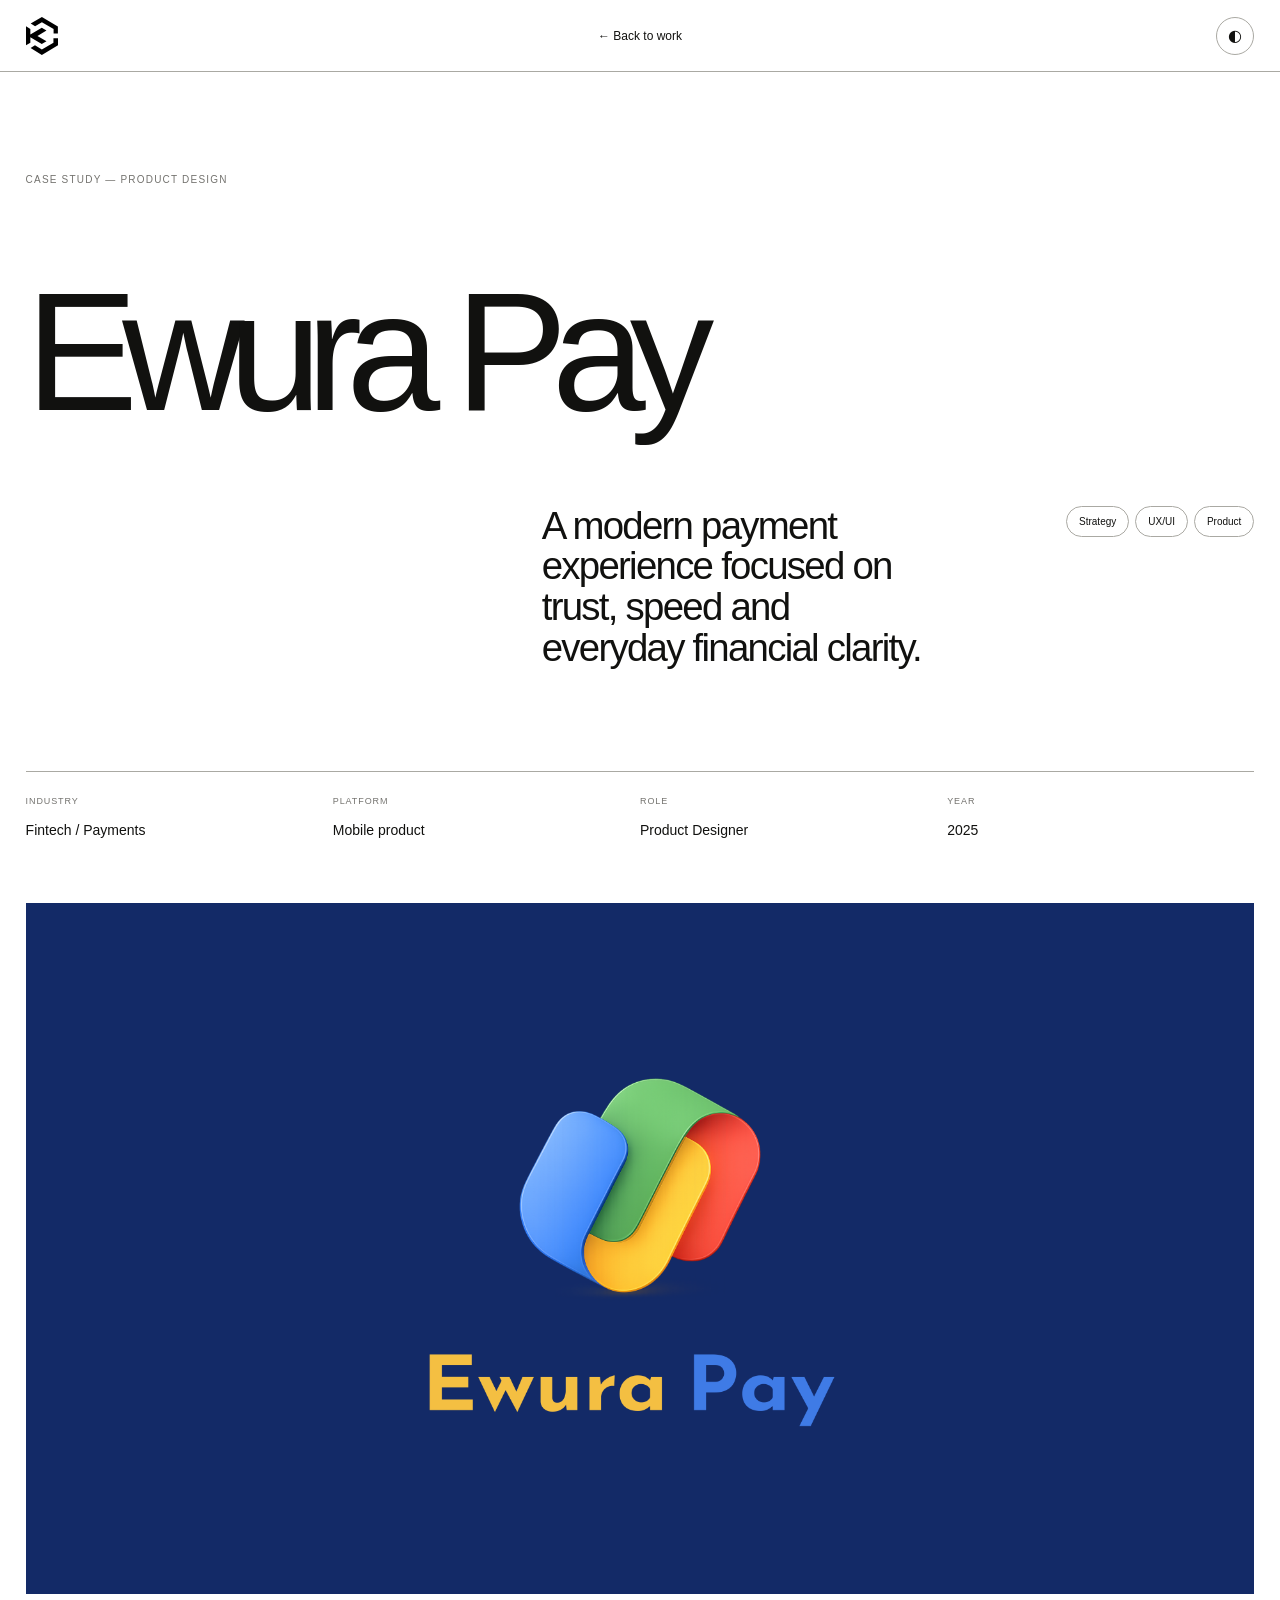
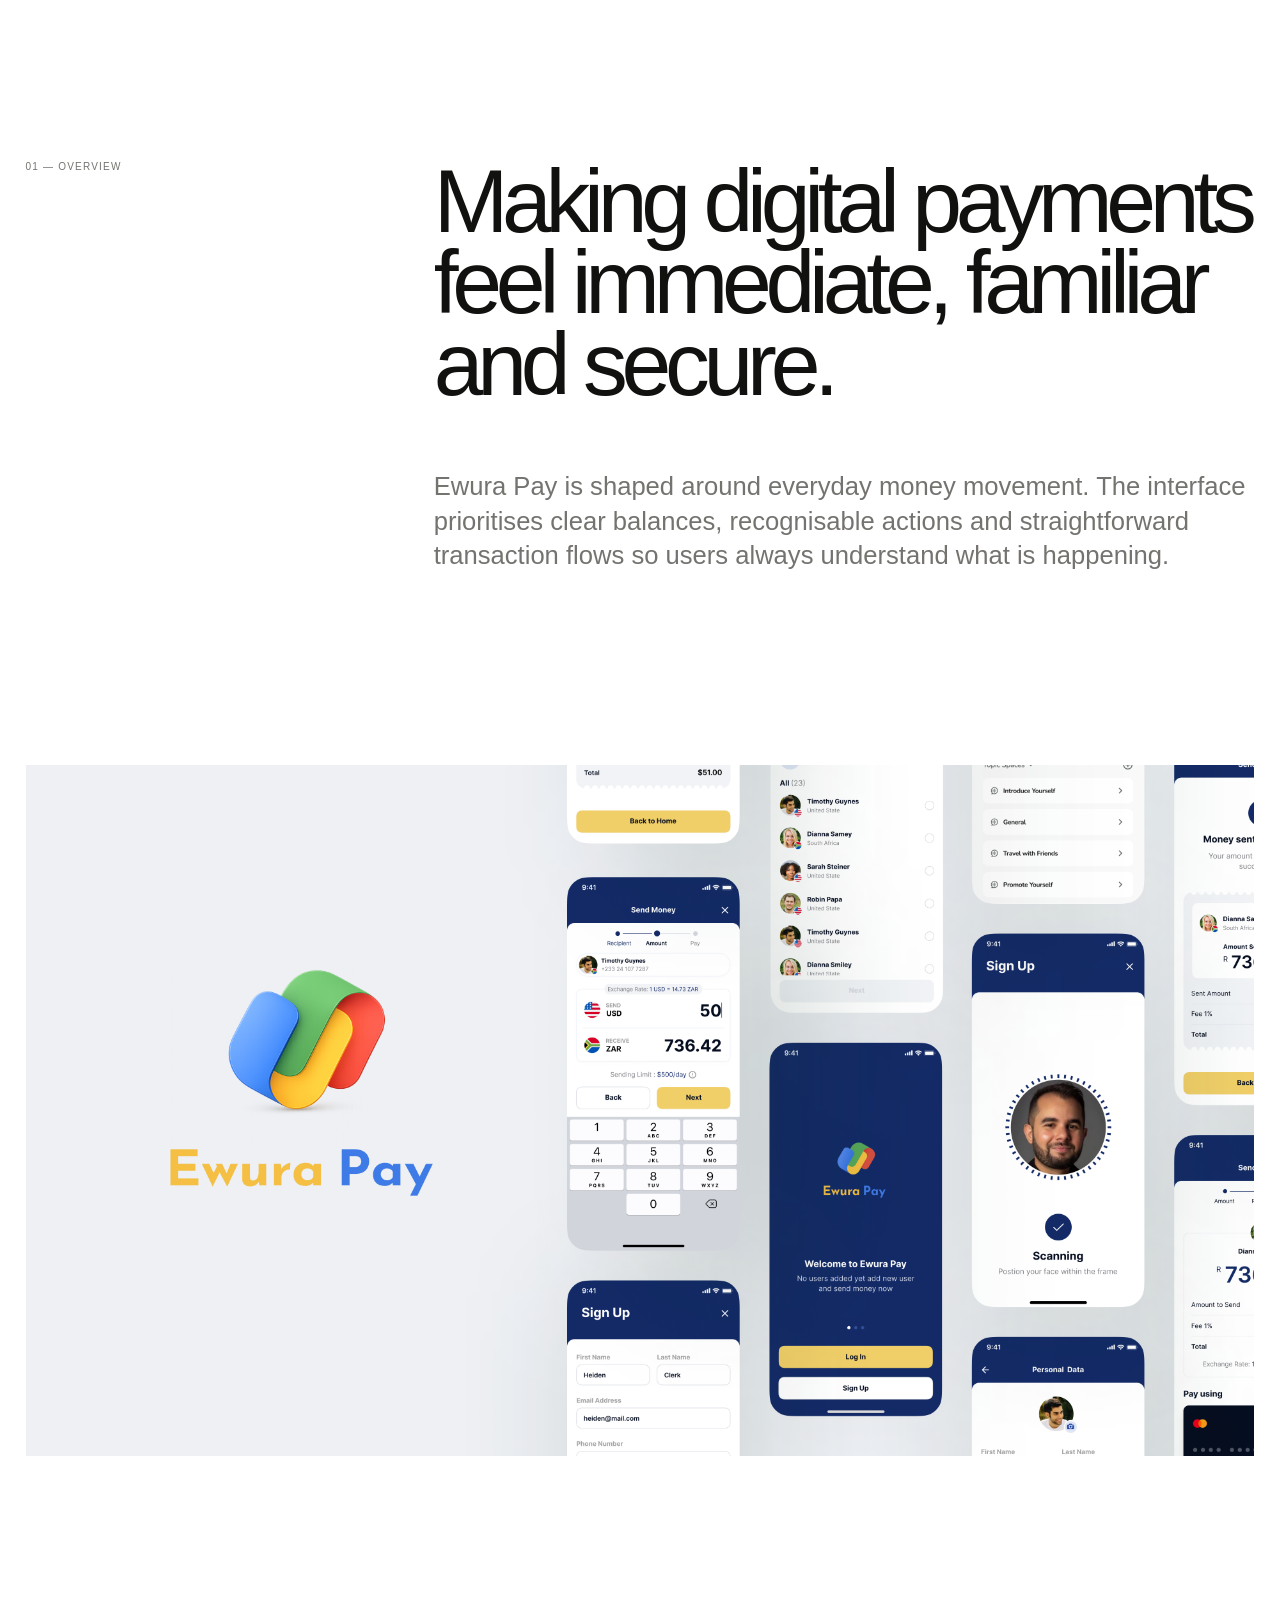
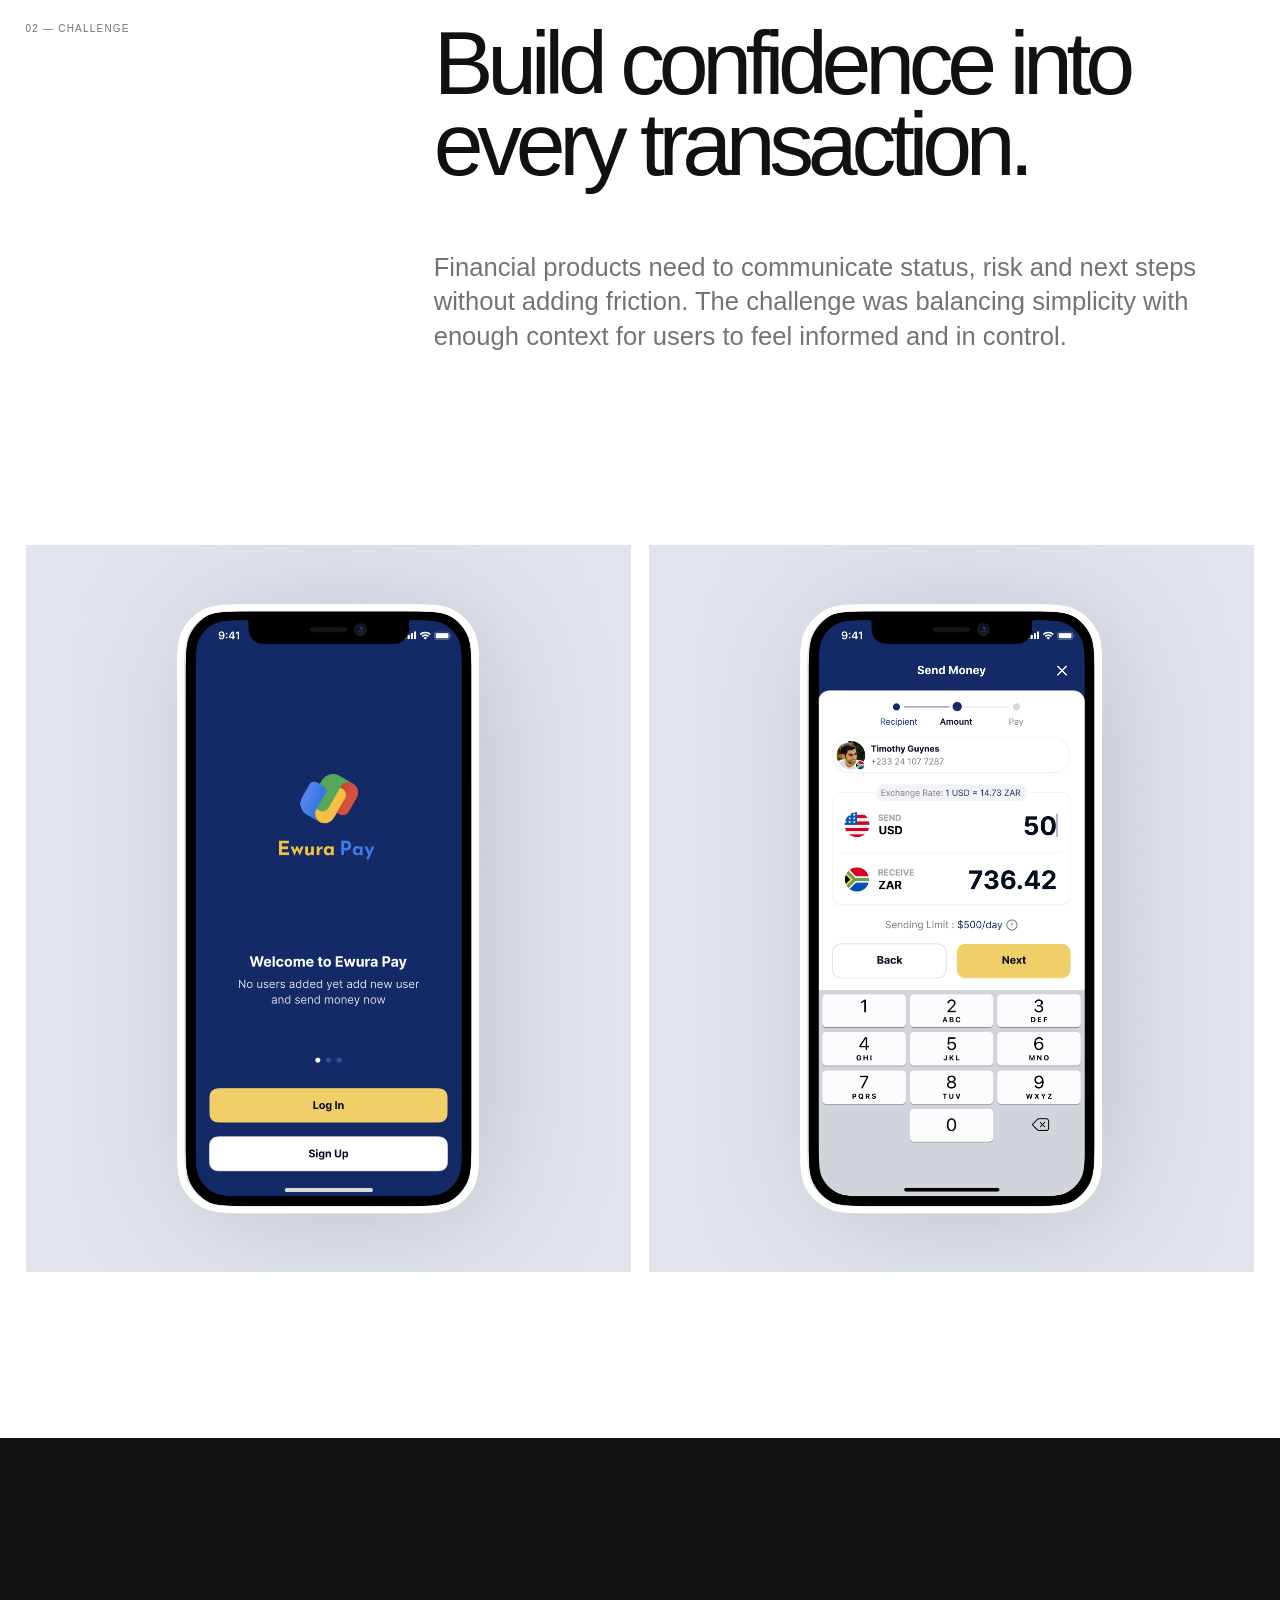
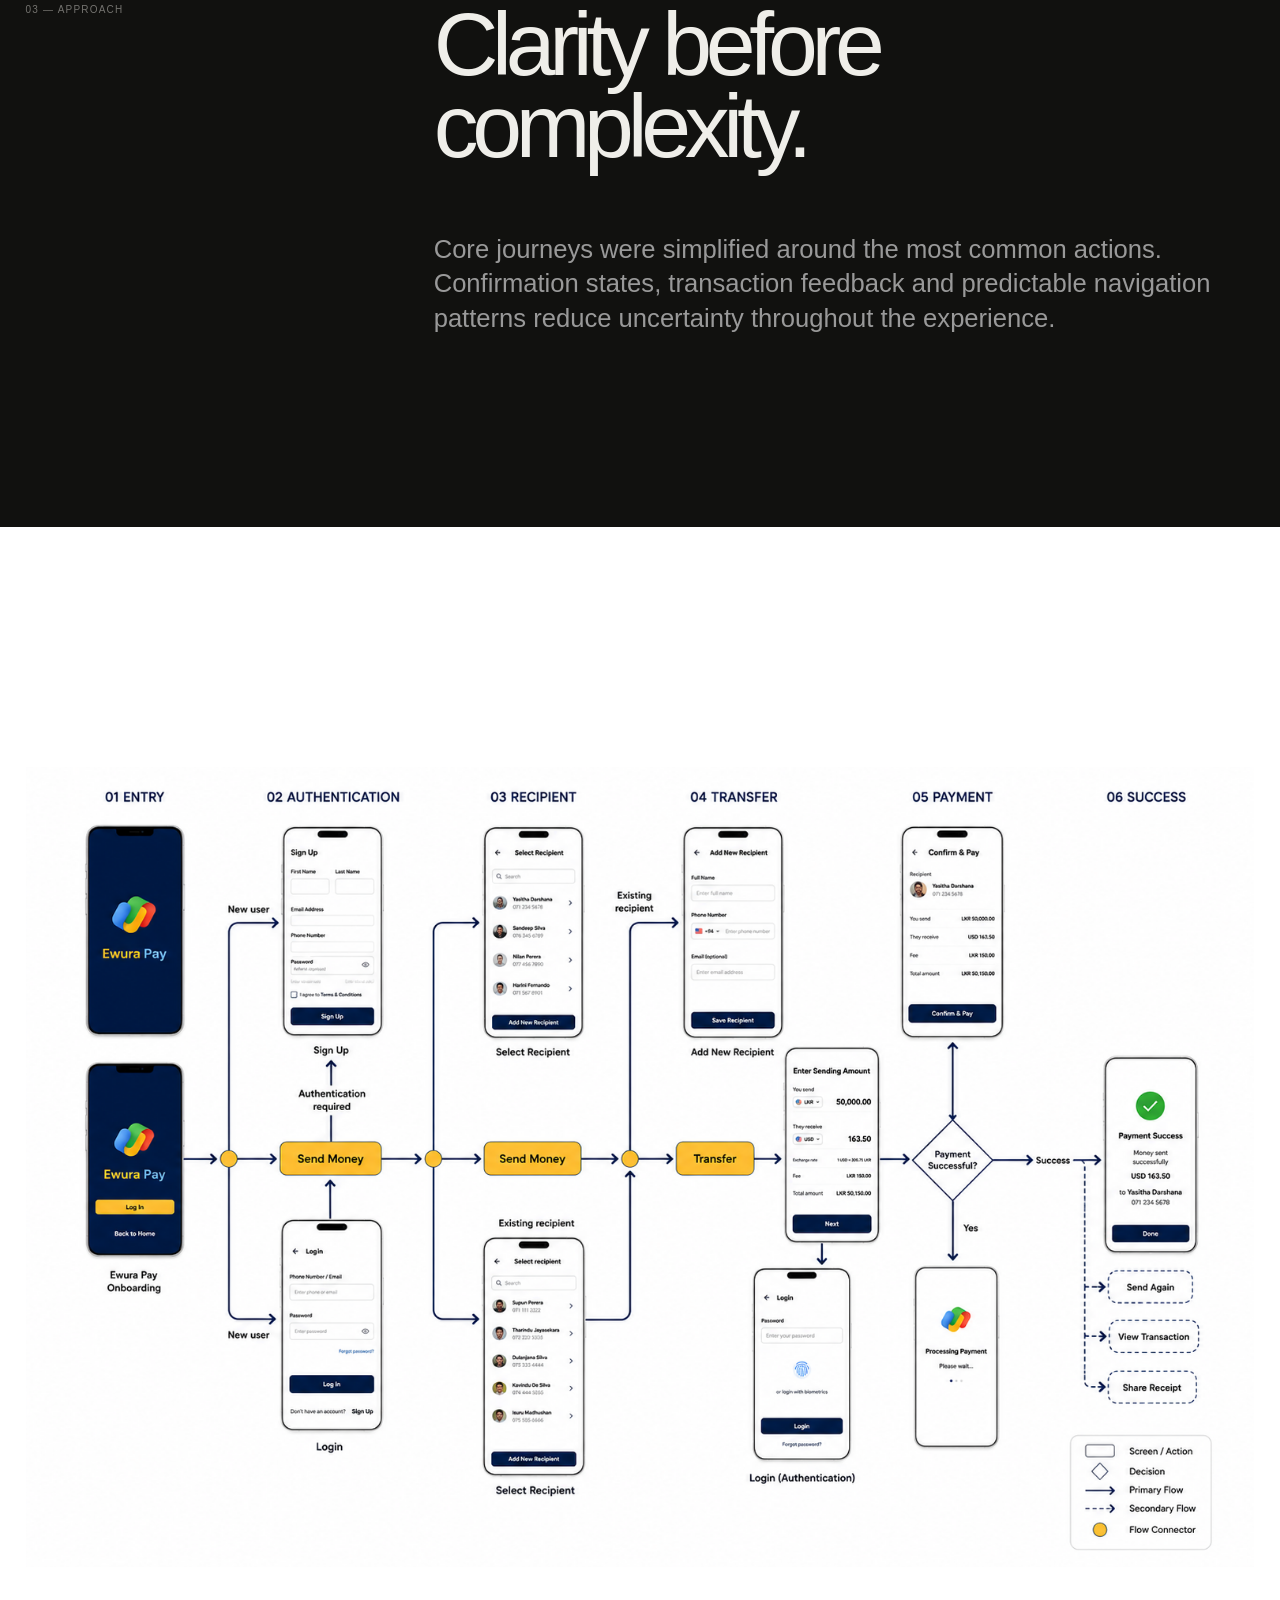
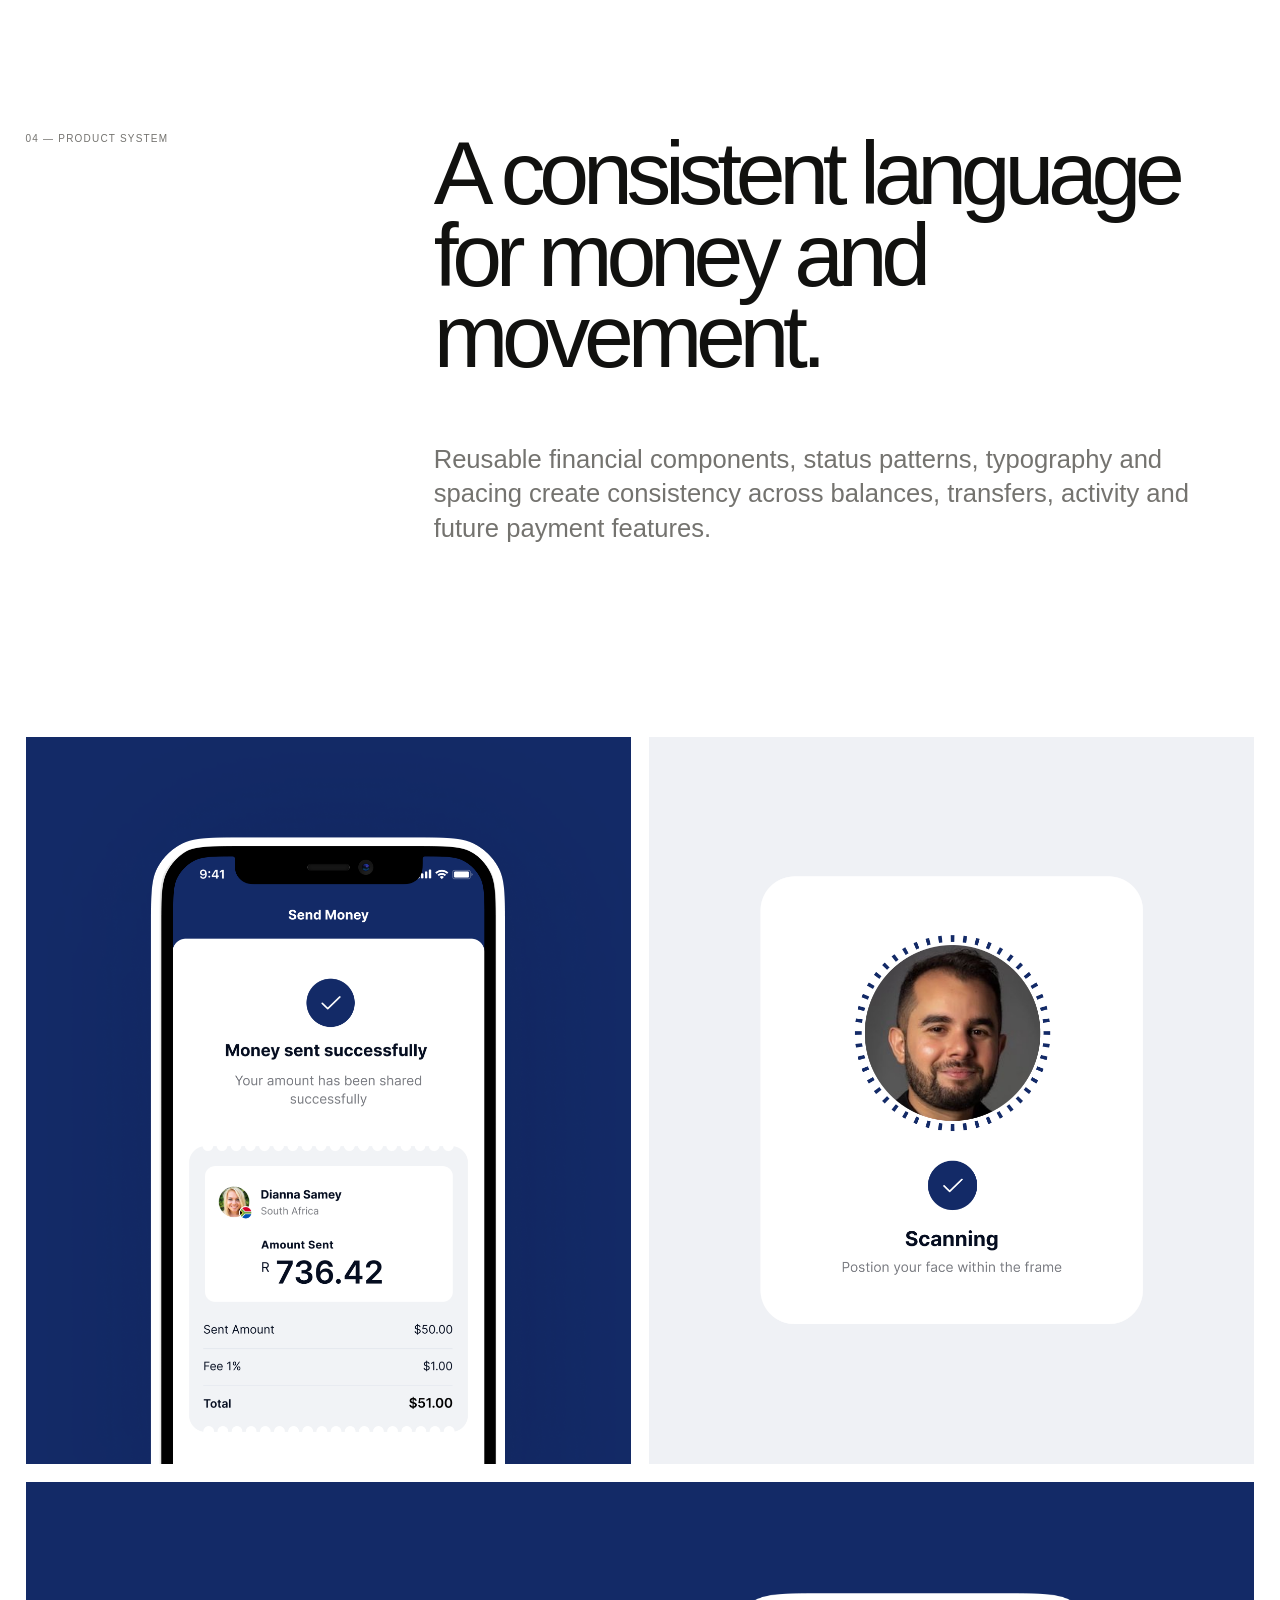
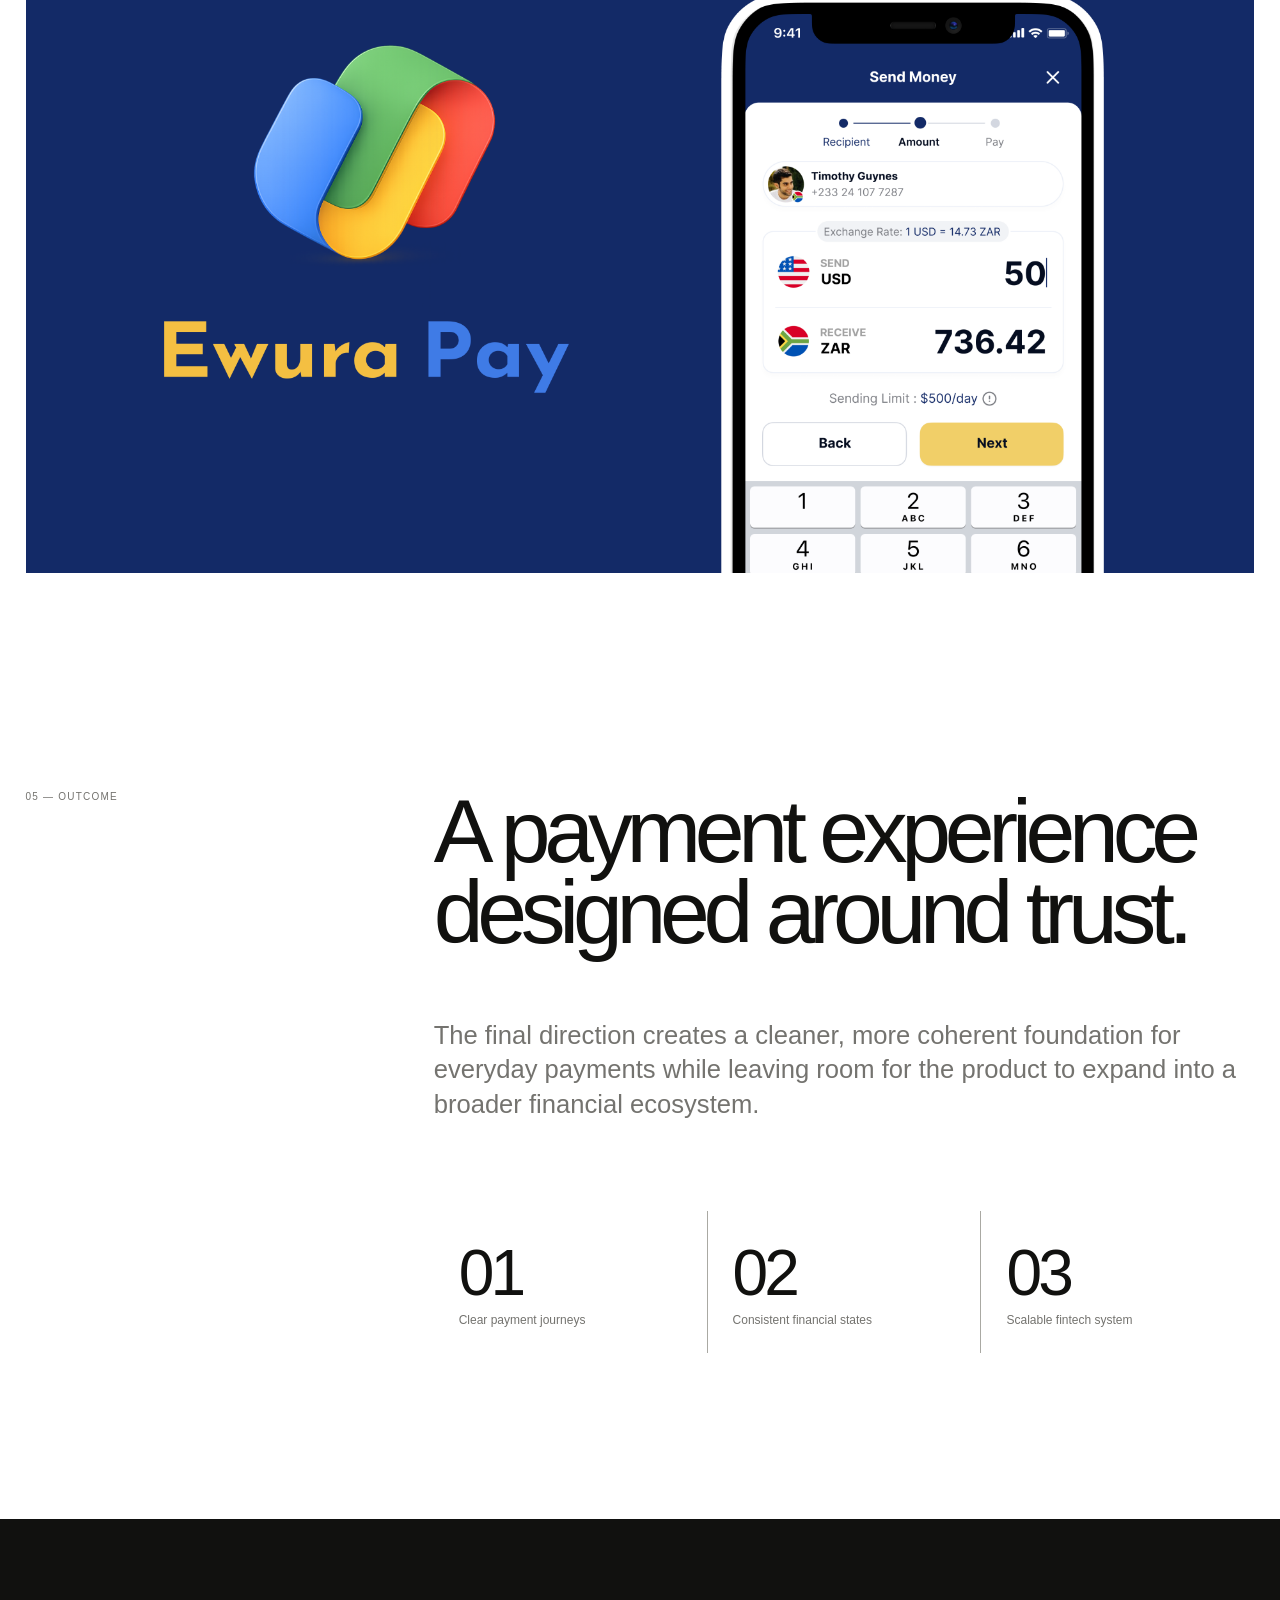
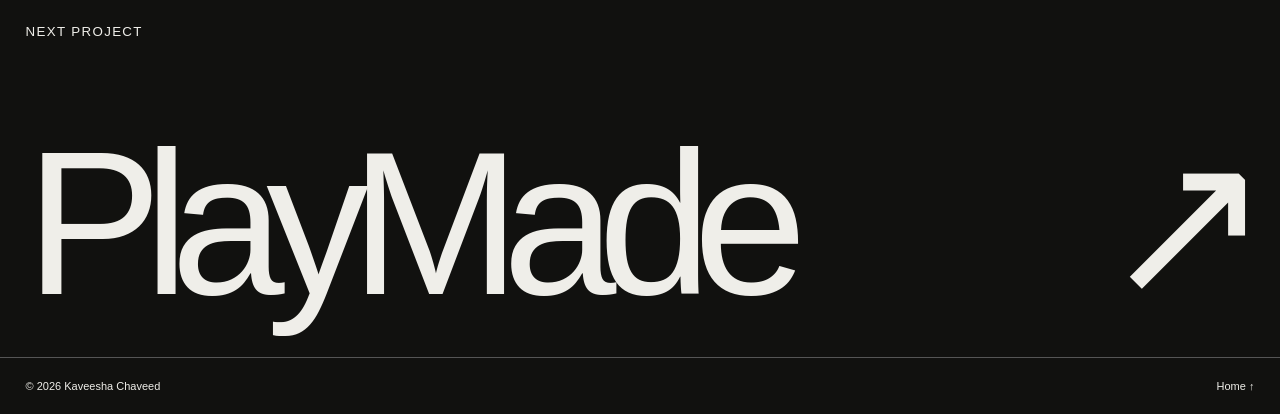
<file: ewura-pay.html>
<!doctype html><html lang="en" data-theme="light"><head>
<meta charset="utf-8"><meta name="viewport" content="width=device-width,initial-scale=1">
<title>Ewura Pay — Kaveesha Chaveed</title><link rel="stylesheet" href="style.css"><link rel="stylesheet" href="case-study.css"></head><body class="case-page">
<header class="case-nav"><a class="logo-mark" href="index.html"><img src="Logo.svg" alt="KC logo"></a><a class="back" href="index.html#work">← Back to work</a><button id="theme" aria-label="Toggle theme">◐</button></header>
<main>
<section class="case-hero">
<div class="case-kicker">Case study — Product design</div>
<h1>Ewura Pay</h1>
<div class="case-sub"><p>A modern payment experience focused on trust, speed and everyday financial clarity.</p><div class="case-tags"><span>Strategy</span><span>UX/UI</span><span>Product</span></div></div>
<div class="case-facts"><div><small>Industry</small><p>Fintech / Payments</p></div><div><small>Platform</small><p>Mobile product</p></div><div><small>Role</small><p>Product Designer</p></div><div><small>Year</small><p>2025</p></div></div>
</section>
<section class="case-cover"><img src="Coverrr.png" alt="Ewura Pay cover"></section>

<section class="case-story intro-story"><div class="story-label">01 — Overview</div><div><h2>Making digital payments feel immediate, familiar and secure.</h2><p>Ewura Pay is shaped around everyday money movement. The interface prioritises clear balances, recognisable actions and straightforward transaction flows so users always understand what is happening.</p></div></section>

<section class="case-media full" style="background:transparent;">
  <img
    src="Ewura_Cover.png"
    alt="Ewura Pay mobile payment app"
    style="display:block; width:100%; height:auto; object-fit:contain;"
  >
</section>
<section class="case-story"><div class="story-label">02 — Challenge</div><div><h2>Build confidence into every transaction.</h2><p>Financial products need to communicate status, risk and next steps without adding friction. The challenge was balancing simplicity with enough context for users to feel informed and in control.</p></div></section>

<section class="media-pair">

  <!-- Ewura Pay Mobile Screen 01 -->
  <div style="
    width:100%;
    overflow:hidden;
    background:transparent;
  ">
    <img
      src="Mobile_24.png"
      alt="Ewura Pay mobile app screen"
      style="
        display:block;
        width:100%;
        height:auto;
        object-fit:contain;
      "
    >
  </div>

  <!-- Ewura Pay Mobile Screen 02 -->
  <div style="
    width:100%;
    overflow:hidden;
    background:transparent;
  ">
    <img
      src="Mobile_23.png"
      alt="Ewura Pay mobile app screen"
      style="
        display:block;
        width:100%;
        height:auto;
        object-fit:contain;
      "
    >
  </div>

</section>
<section class="case-story dark-block"><div class="story-label">03 — Approach</div><div><h2>Clarity before<br>complexity.</h2><p>Core journeys were simplified around the most common actions. Confirmation states, transaction feedback and predictable navigation patterns reduce uncertainty throughout the experience.</p></div></section>

<section class="case-media full" style="
  background:transparent;
  margin-top:40px;
  overflow:hidden;
">
  <img
    src="Wireframe.png"
    alt="Ewura Pay UX Flow and Wireframe Showcase"
    style="
    margin-top: 200px;
      display:block;
      width:100%;
      height:auto;
      object-fit:contain;
    "
  >
</section>
<section class="case-story"><div class="story-label">04 — Product system</div><div><h2>A consistent language for money and movement.</h2><p>Reusable financial components, status patterns, typography and spacing create consistency across balances, transfers, activity and future payment features.</p></div></section>

<section class="media-grid">

  <!-- UI Detail 01 -->
  <div style="
    width:100%;
    overflow:hidden;
    background:transparent;
  ">
    <img
      src="UI 46.png"
      alt="Ewura Pay UI detail"
      style="
        display:block;
        width:100%;
        height:auto;
        object-fit:contain;
      "
    >
  </div>

  <!-- UI Detail 02 -->
  <div style="
    width:100%;
    overflow:hidden;
    background:transparent;
  ">
    <img
      src="UI12.png"
      alt="Ewura Pay UI detail"
      style="
        display:block;
        width:100%;
        height:auto;
        object-fit:contain;
      "
    >
  </div>

  <!-- Design System / Feature Showcase -->
  <div
    class="wide"
    style="
      width:100%;
      overflow:hidden;
      background:transparent;
    "
  >
    <img
      src="Frame 28.png"
      alt="Ewura Pay design system and feature showcase"
      style="
        display:block;
        width:100%;
        height:auto;
        object-fit:contain;
      "
    >
  </div>

</section>
<section class="case-story outcome"><div class="story-label">05 — Outcome</div><div><h2>A payment experience designed around trust.</h2><p>The final direction creates a cleaner, more coherent foundation for everyday payments while leaving room for the product to expand into a broader financial ecosystem.</p><div class="outcome-stats"><div><strong>01</strong><span>Clear payment journeys</span></div><div><strong>02</strong><span>Consistent financial states</span></div><div><strong>03</strong><span>Scalable fintech system</span></div></div></div></section>

<section class="next-project"><small>Next project</small><a href="index.html">PlayMade <span>↗</span></a></section>
</main>
<footer class="case-footer"><span>© 2026 Kaveesha Chaveed</span><a href="index.html">Home ↑</a></footer>
<script>const saved=localStorage.getItem("kc-theme");if(saved)document.documentElement.dataset.theme=saved;document.querySelector("#theme").onclick=()=>{let t=document.documentElement.dataset.theme==="dark"?"light":"dark";document.documentElement.dataset.theme=t;localStorage.setItem("kc-theme",t)};const io=new IntersectionObserver(es=>es.forEach(e=>{if(e.isIntersecting)e.target.classList.add("in")}),{threshold:.08});document.querySelectorAll(".case-story,.dummy,.case-cover").forEach(x=>io.observe(x));</script>
</body></html>
</file>
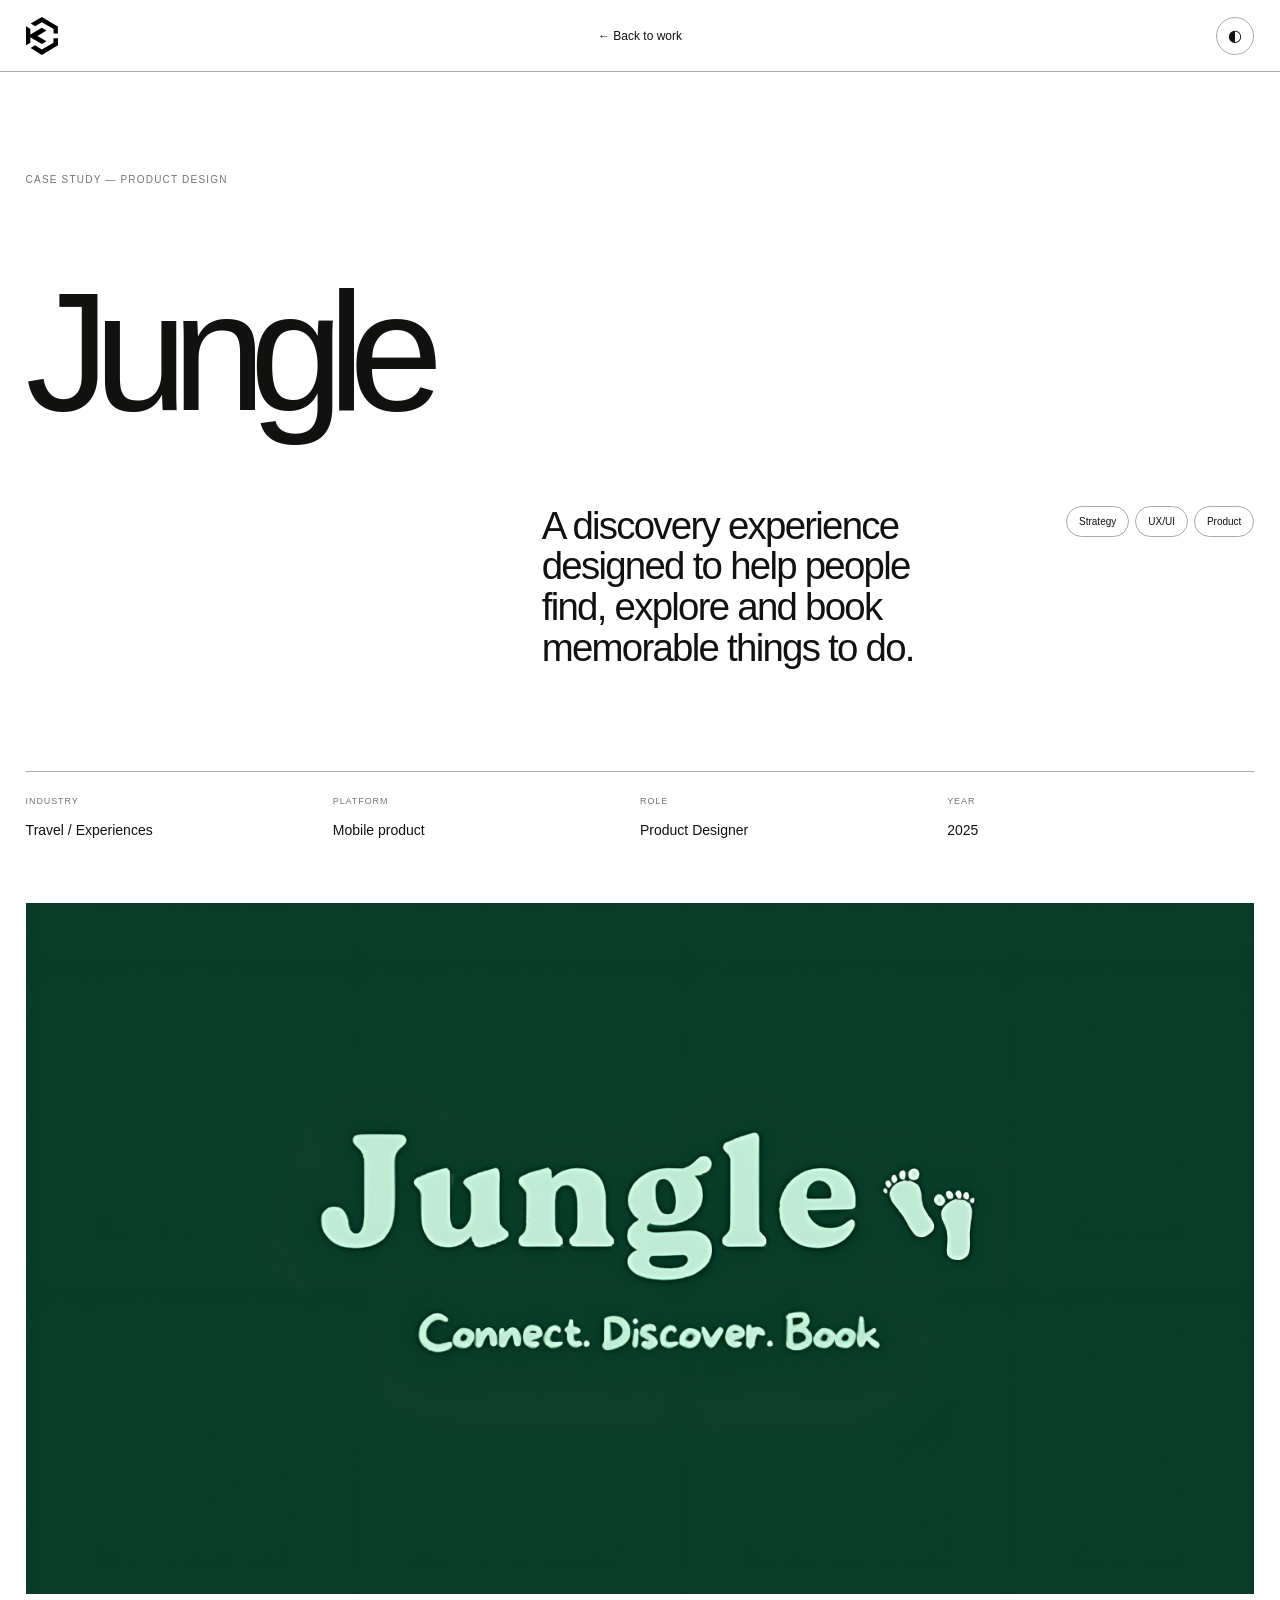
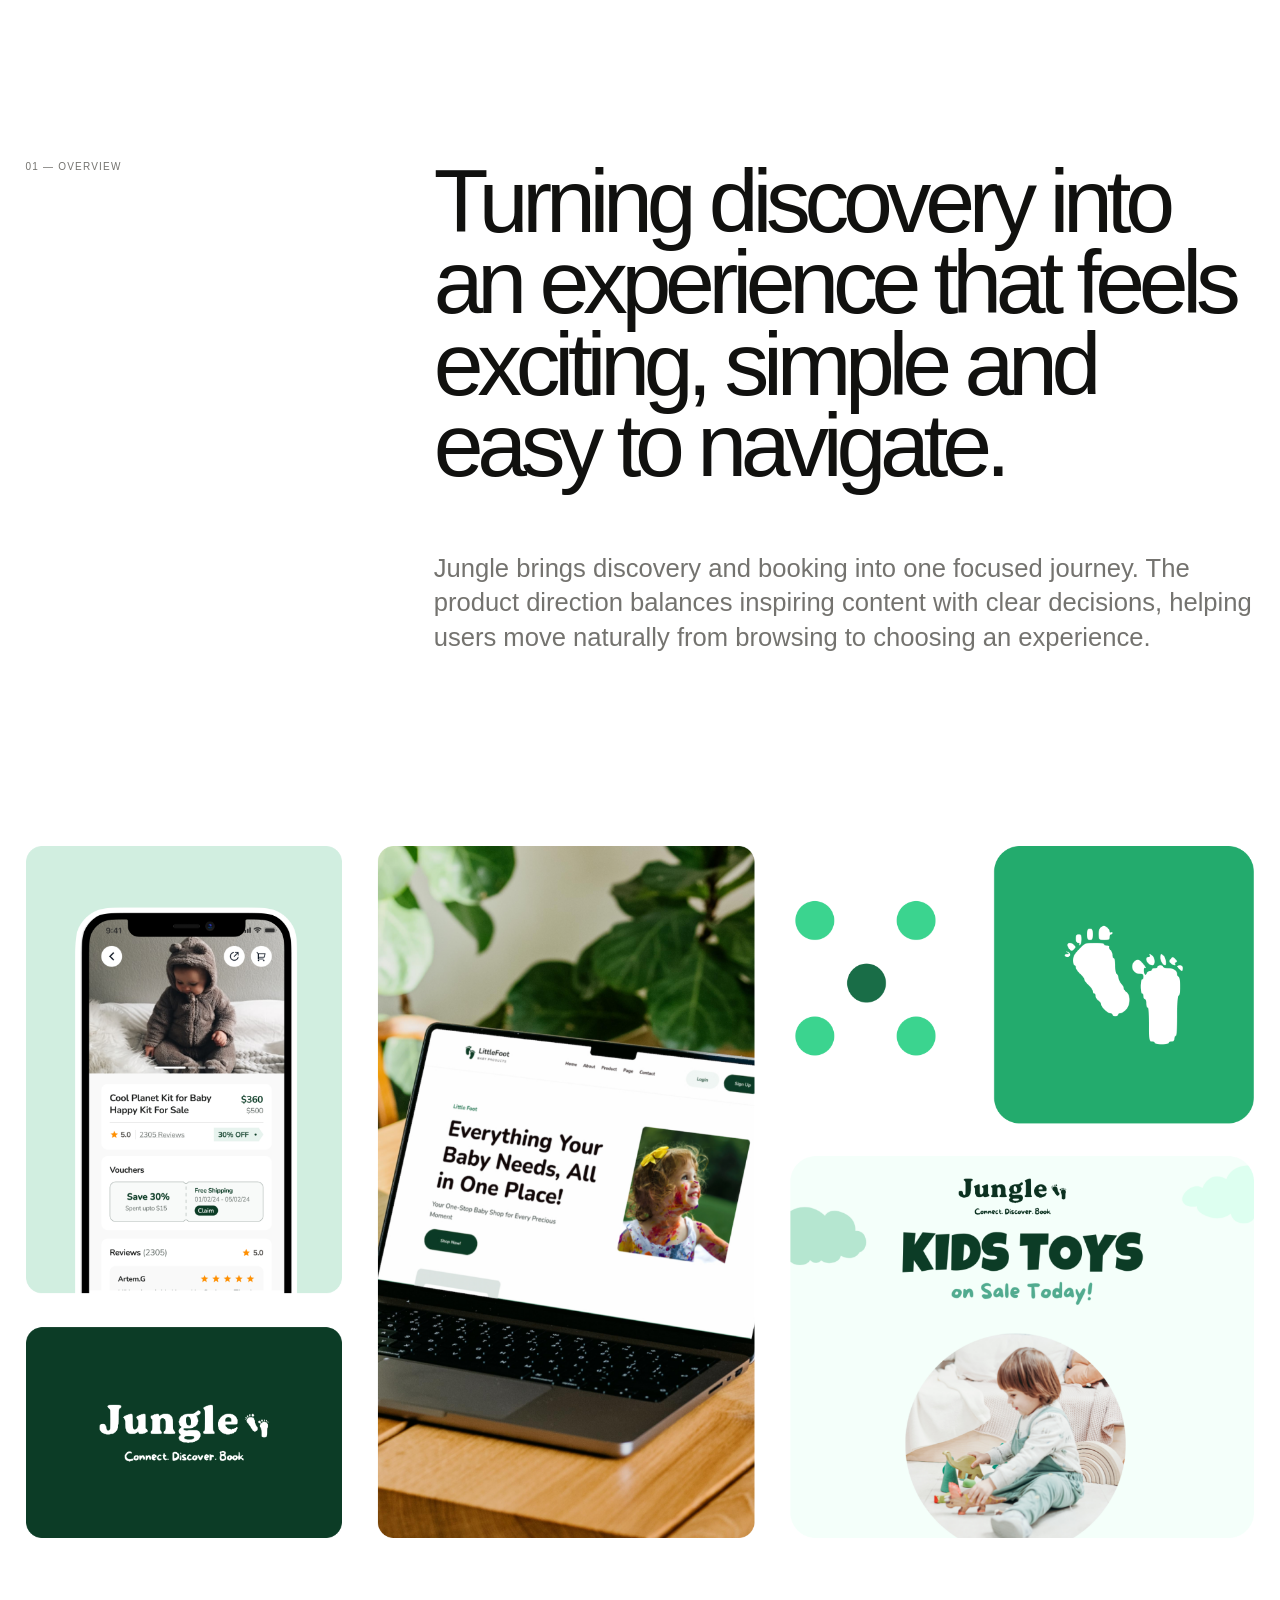
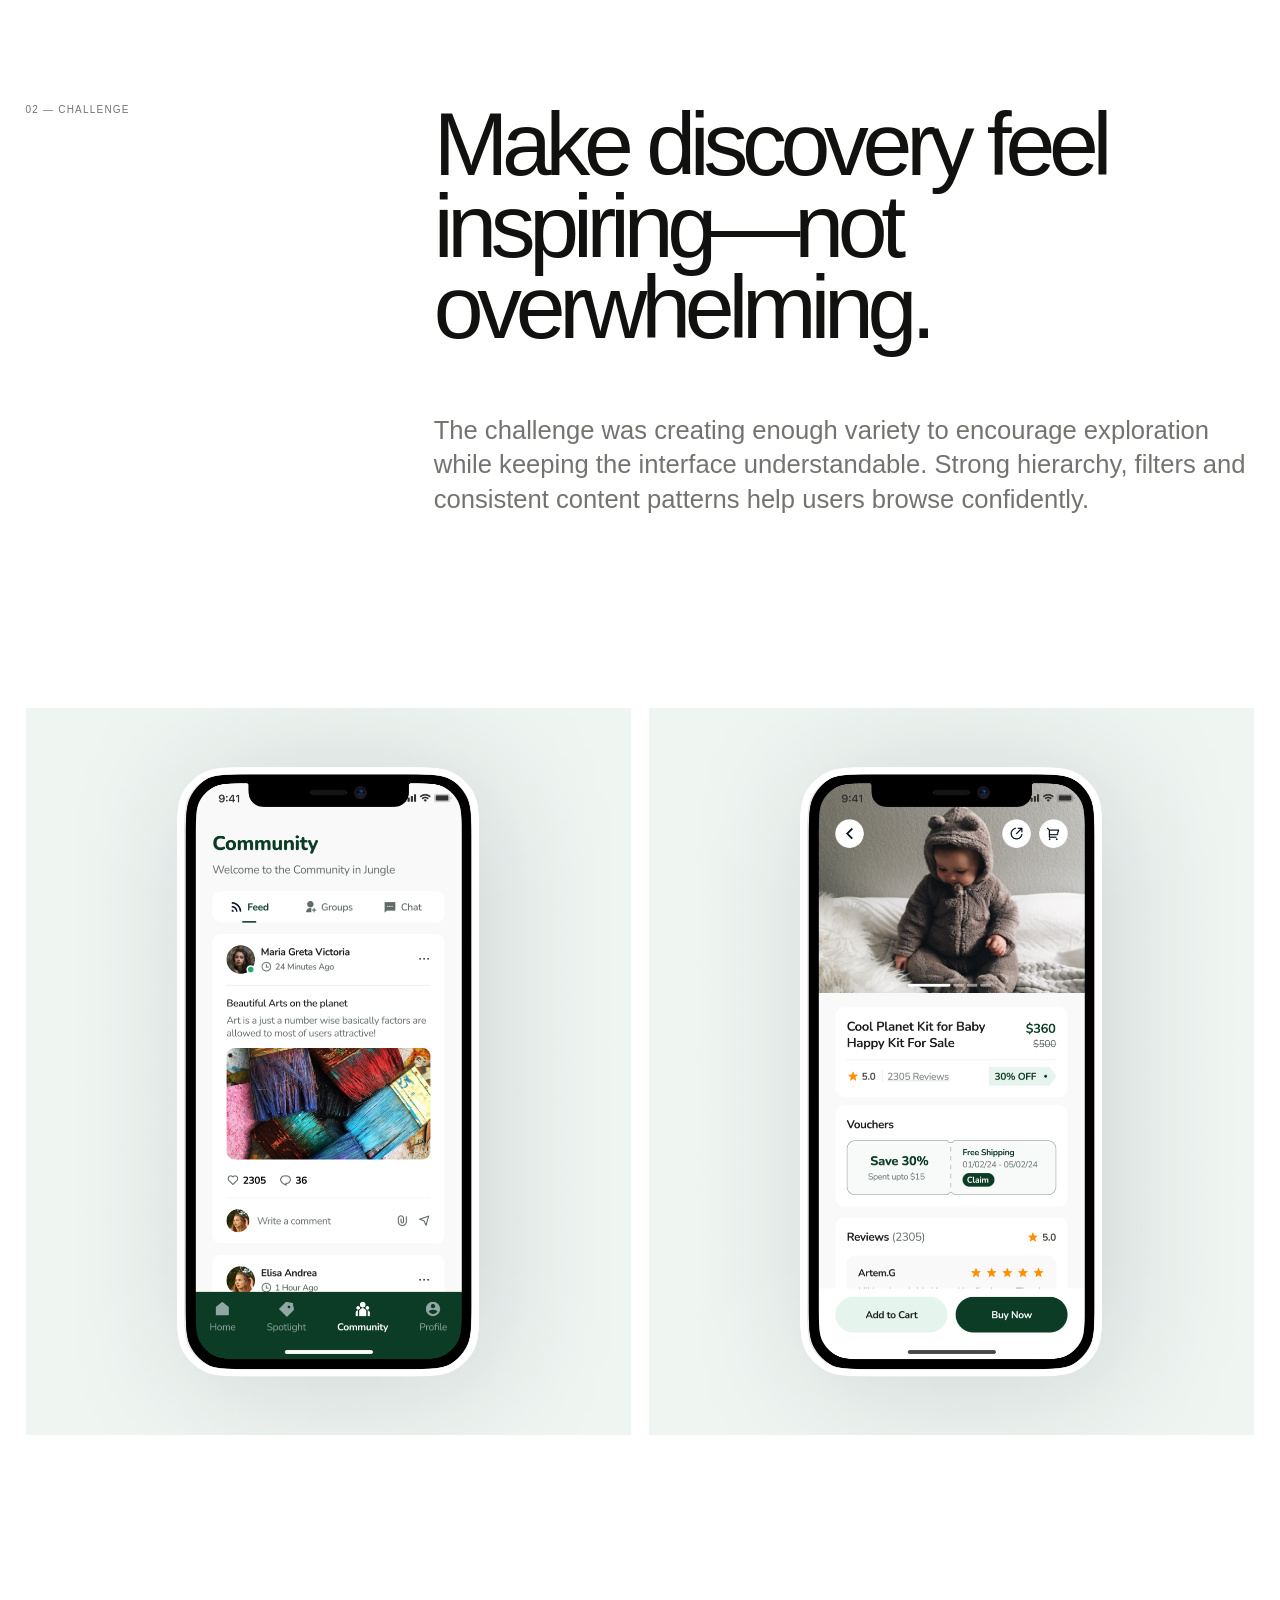
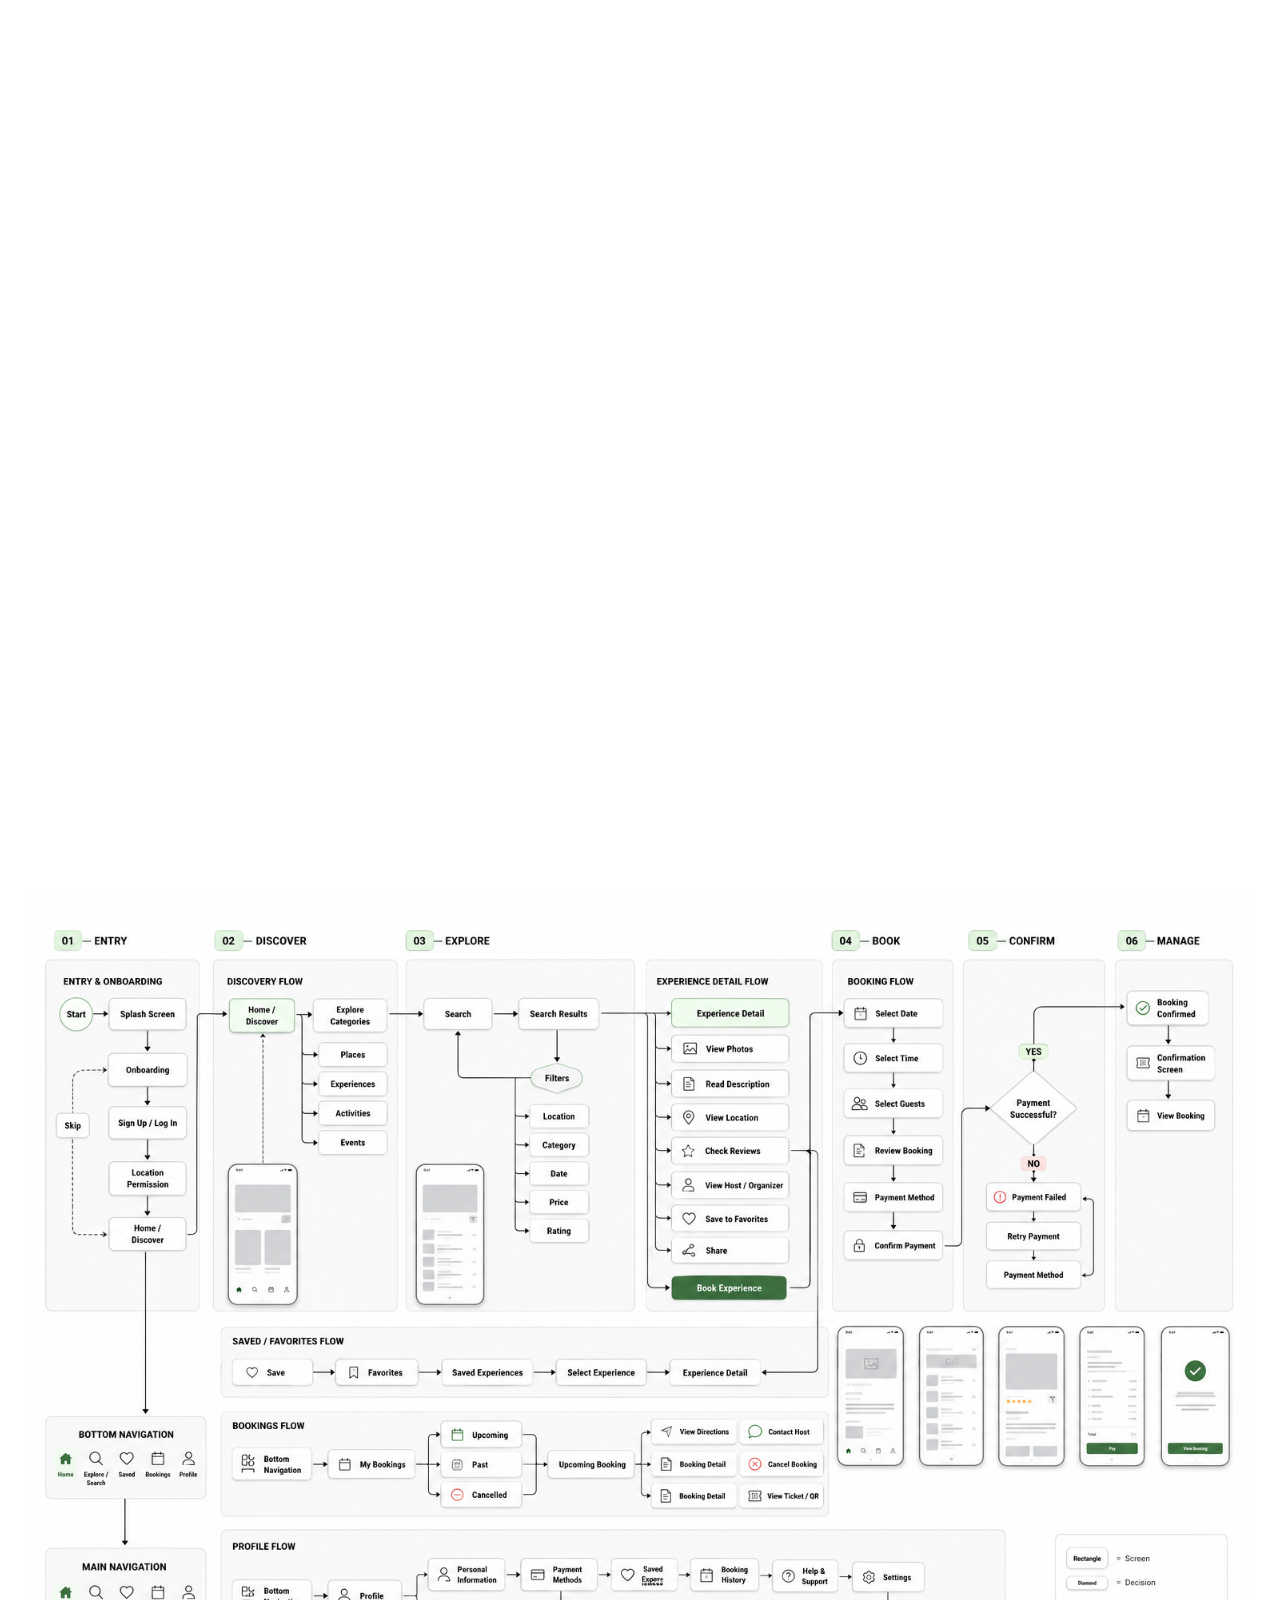
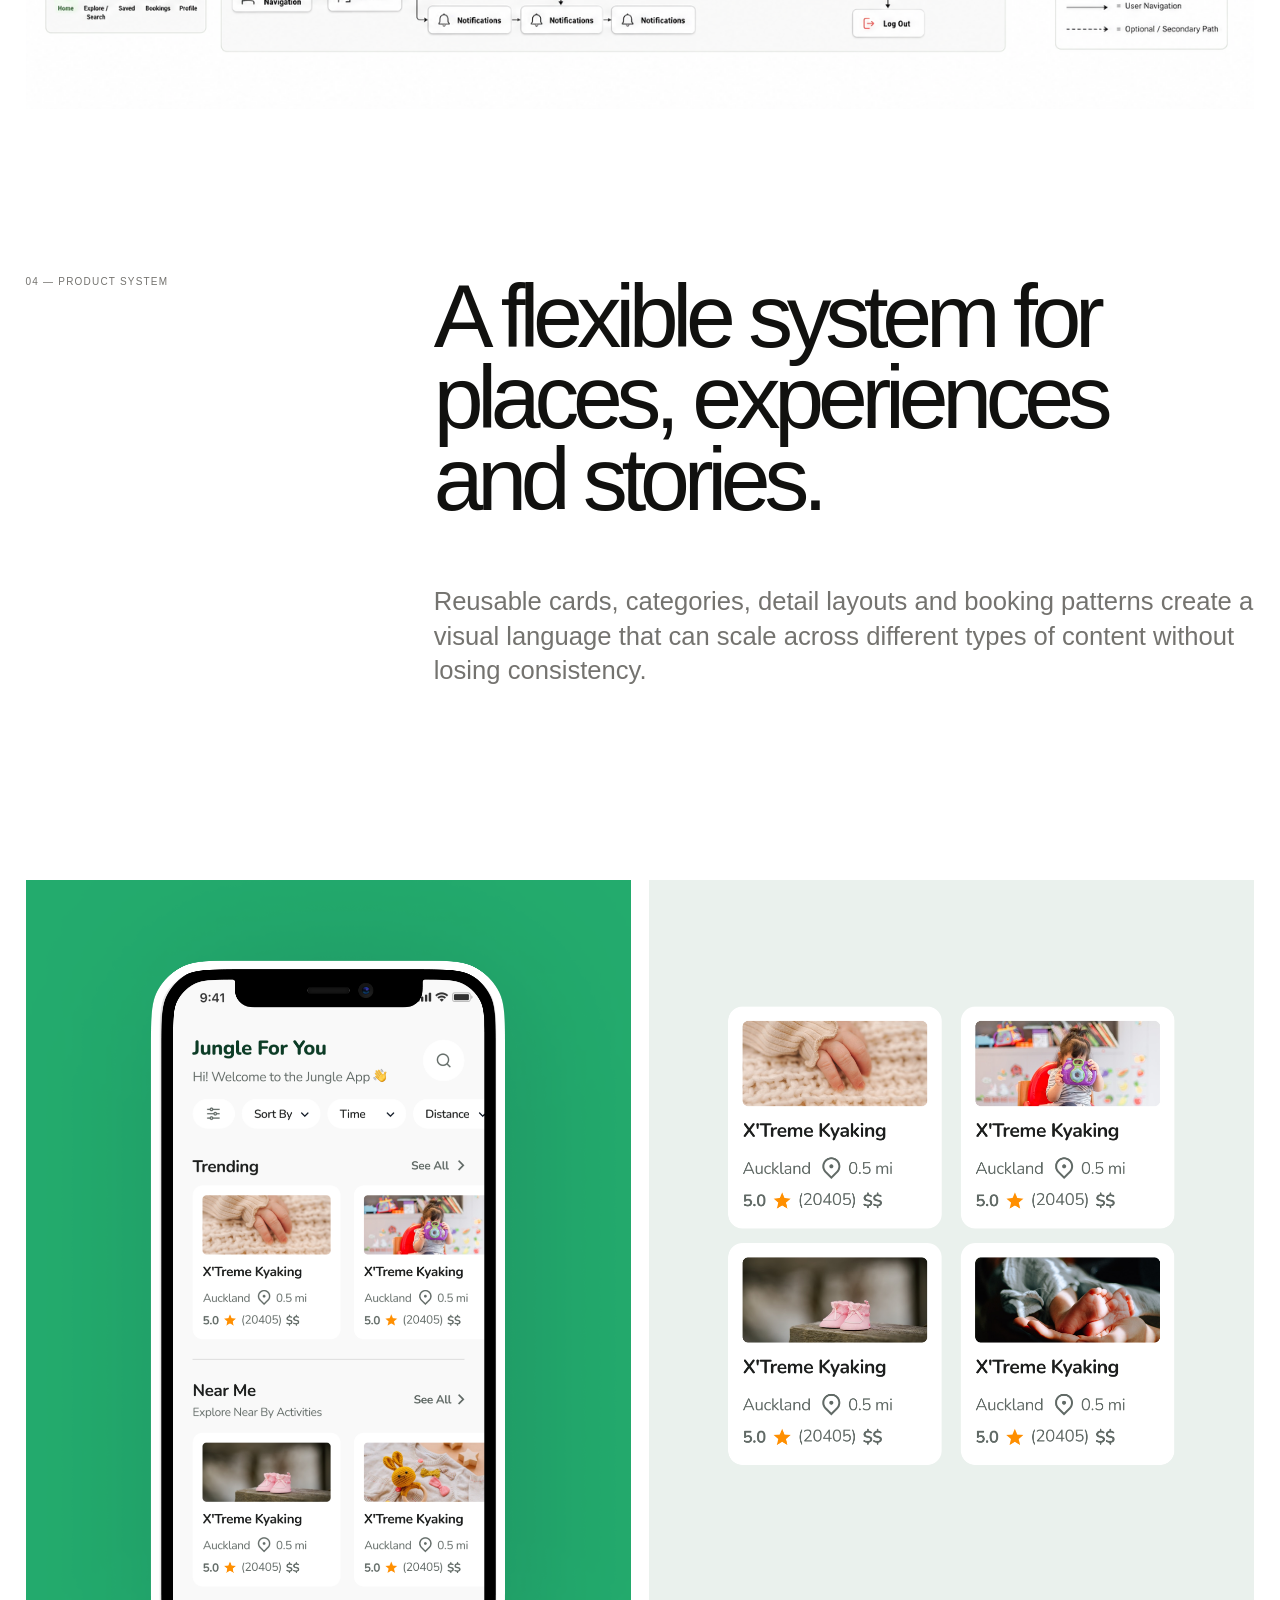
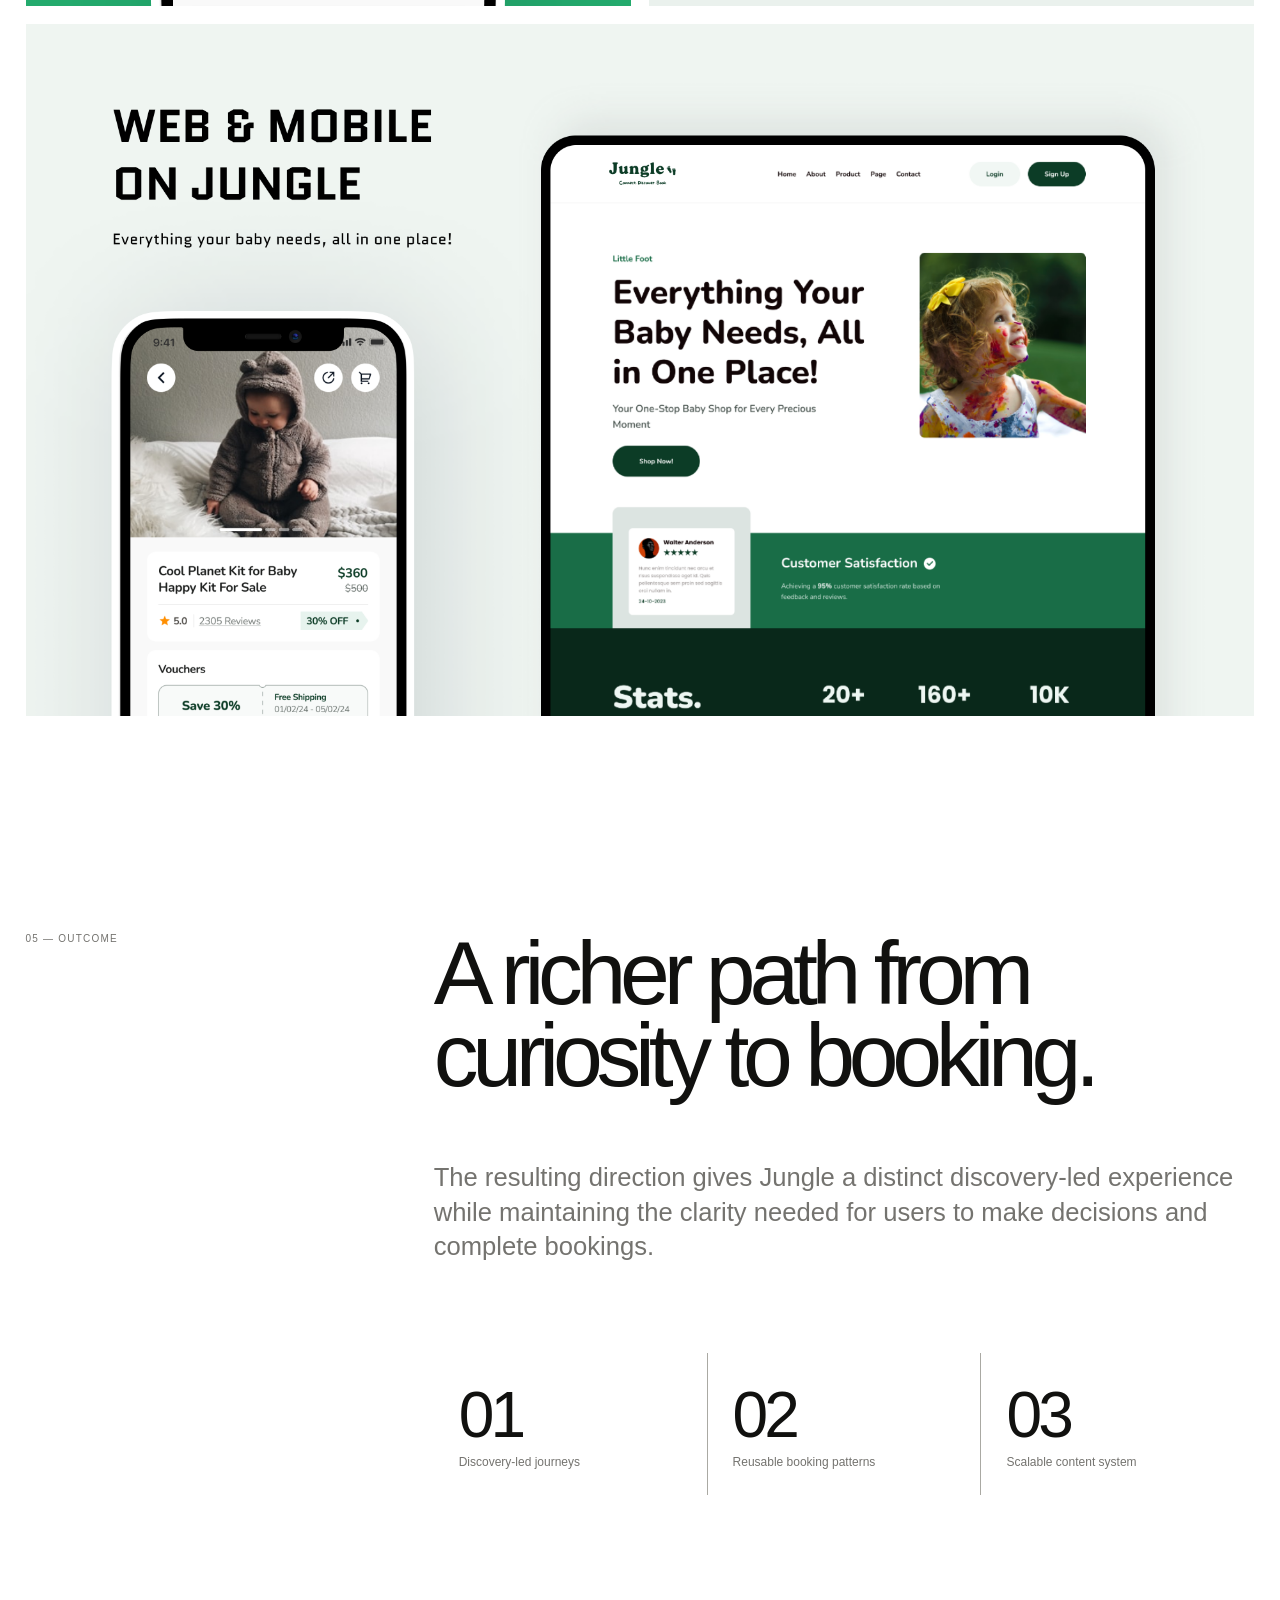
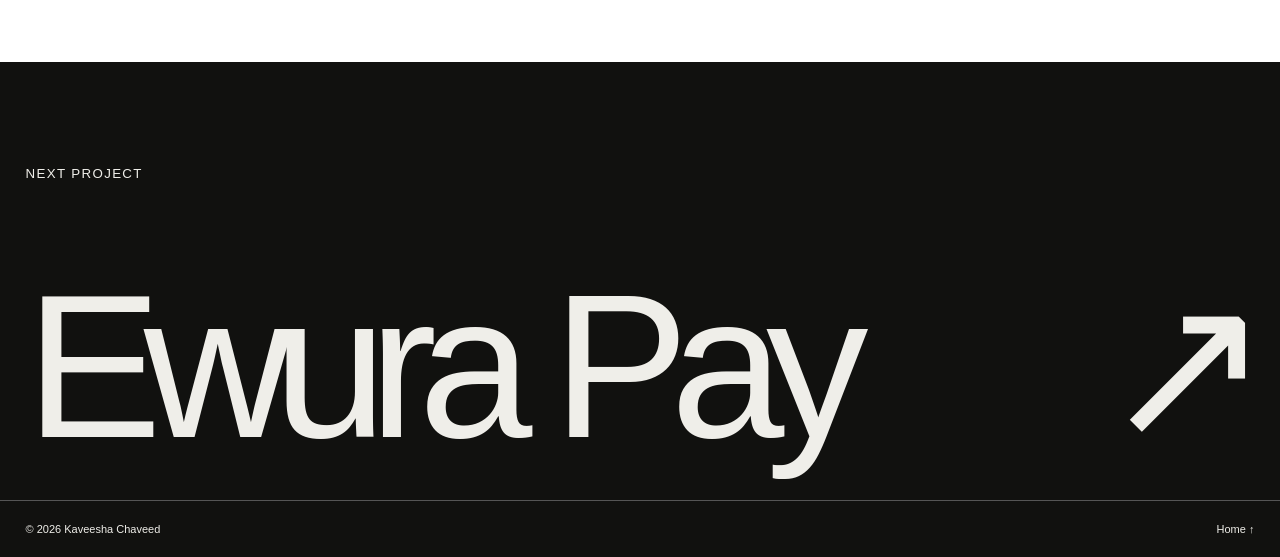
<file: jungle.html>
<!doctype html><html lang="en" data-theme="light"><head>
<meta charset="utf-8"><meta name="viewport" content="width=device-width,initial-scale=1">
<title>Jungle — Kaveesha Chaveed</title><link rel="stylesheet" href="style.css"><link rel="stylesheet" href="case-study.css"></head><body class="case-page">
<header class="case-nav"><a class="logo-mark" href="index.html"><img src="Logo.svg" alt="KC logo"></a><a class="back" href="index.html#work">← Back to work</a><button id="theme" aria-label="Toggle theme">◐</button></header>
<main>
<section class="case-hero">
<div class="case-kicker">Case study — Product design</div>
<h1>Jungle</h1>
<div class="case-sub"><p>A discovery experience designed to help people find, explore and book memorable things to do.</p><div class="case-tags"><span>Strategy</span><span>UX/UI</span><span>Product</span></div></div>
<div class="case-facts"><div><small>Industry</small><p>Travel / Experiences</p></div><div><small>Platform</small><p>Mobile product</p></div><div><small>Role</small><p>Product Designer</p></div><div><small>Year</small><p>2025</p></div></div>
</section>
<section class="case-cover"><img src="upscaled_JUNGLE (1).png" alt="Jungle cover"></section>

<section class="case-story intro-story"><div class="story-label">01 — Overview</div><div><h2>Turning discovery into an experience that feels exciting, simple and easy to navigate.</h2><p>Jungle brings discovery and booking into one focused journey. The product direction balances inspiring content with clear decisions, helping users move naturally from browsing to choosing an experience.</p></div></section>

<section class="case-media full" style="background:transparent;">
  <img
    src="Junglenew.png"
    alt="Jungle cover"
    style="display:block; width:100%; height:auto; object-fit:contain;"
  >
</section>
<section class="case-story"><div class="story-label">02 — Challenge</div><div><h2>Make discovery feel inspiring—not overwhelming.</h2><p>The challenge was creating enough variety to encourage exploration while keeping the interface understandable. Strong hierarchy, filters and consistent content patterns help users browse confidently.</p></div></section>

<section class="media-pair">

  <!-- Mobile Screen 01 -->
  <div style="
    overflow:hidden;
    background:transparent;
    width:100%;
  ">
    <img
      src="Mobile_12.png"
      alt="Jungle mobile app screens"
      style="
        display:block;
        width:100%;
        height:auto;
        object-fit:contain;
      "
    >
  </div>

  <!-- Mobile Screen 02 -->
  <div style="
    overflow:hidden;
    background:transparent;
    width:100%;
  ">
    <img
      src="Mobile_13.png"
      alt="Jungle mobile app screens"
      style="
        display:block;
        width:100%;
        height:auto;
        object-fit:contain;
      "
    >
  </div>

</section>
<section class="case-story dark-block"><div class="story-label">03 — Approach</div><div><h2>Explore first.<br>Decide with confidence.</h2><p>The experience was structured around progressive discovery: broad inspiration first, useful detail second, and clear booking actions when the user is ready.</p></div></section>

<section class="case-media full" style="background:transparent; margin-top:40px;">
  <img
    src="UX Flowww.png"
    alt="Jungle Experience Discovery and Booking UX Flow"
    style="
      margin-top: 200px;
      display:block;
      width:100%;
      height:auto;
      object-fit:contain;
    "
  >
</section>
<section class="case-story"><div class="story-label">04 — Product system</div><div><h2>A flexible system for places, experiences and stories.</h2><p>Reusable cards, categories, detail layouts and booking patterns create a visual language that can scale across different types of content without losing consistency.</p></div></section>

<section class="media-grid">

  <!-- UI Detail 01 -->
  <div style="
    overflow:hidden;
    background:transparent;
    width:100%;
  ">
    <img
      src="UI 4.png"
      alt="Jungle UI detail"
      style="
        display:block;
        width:100%;
        height:auto;
        object-fit:contain;
      "
    >
  </div>

  <!-- UI Detail 02 -->
  <div style="
    overflow:hidden;
    background:transparent;
    width:100%;
  ">
    <img
      src="UI 5.png"
      alt="Jungle UI detail"
      style="
        display:block;
        width:100%;
        height:auto;
        object-fit:contain;
      "
    >
  </div>

  <!-- Design System / Feature Showcase -->
  <div
    class="wide"
    style="
      overflow:hidden;
      background:transparent;
      width:100%;
    "
  >
    <img
      src="Frame 25.png"
      alt="Jungle design system and feature showcase"
      style="
        display:block;
        width:100%;
        height:auto;
        object-fit:contain;
      "
    >
  </div>

</section>
<section class="case-story outcome"><div class="story-label">05 — Outcome</div><div><h2>A richer path from curiosity to booking.</h2><p>The resulting direction gives Jungle a distinct discovery-led experience while maintaining the clarity needed for users to make decisions and complete bookings.</p><div class="outcome-stats"><div><strong>01</strong><span>Discovery-led journeys</span></div><div><strong>02</strong><span>Reusable booking patterns</span></div><div><strong>03</strong><span>Scalable content system</span></div></div></div></section>

<section class="next-project"><small>Next project</small><a href="ewura-pay.html">Ewura Pay <span>↗</span></a></section>
</main>
<footer class="case-footer"><span>© 2026 Kaveesha Chaveed</span><a href="index.html">Home ↑</a></footer>
<script>const saved=localStorage.getItem("kc-theme");if(saved)document.documentElement.dataset.theme=saved;document.querySelector("#theme").onclick=()=>{let t=document.documentElement.dataset.theme==="dark"?"light":"dark";document.documentElement.dataset.theme=t;localStorage.setItem("kc-theme",t)};const io=new IntersectionObserver(es=>es.forEach(e=>{if(e.isIntersecting)e.target.classList.add("in")}),{threshold:.08});document.querySelectorAll(".case-story,.dummy,.case-cover").forEach(x=>io.observe(x));</script>
</body></html>
</file>
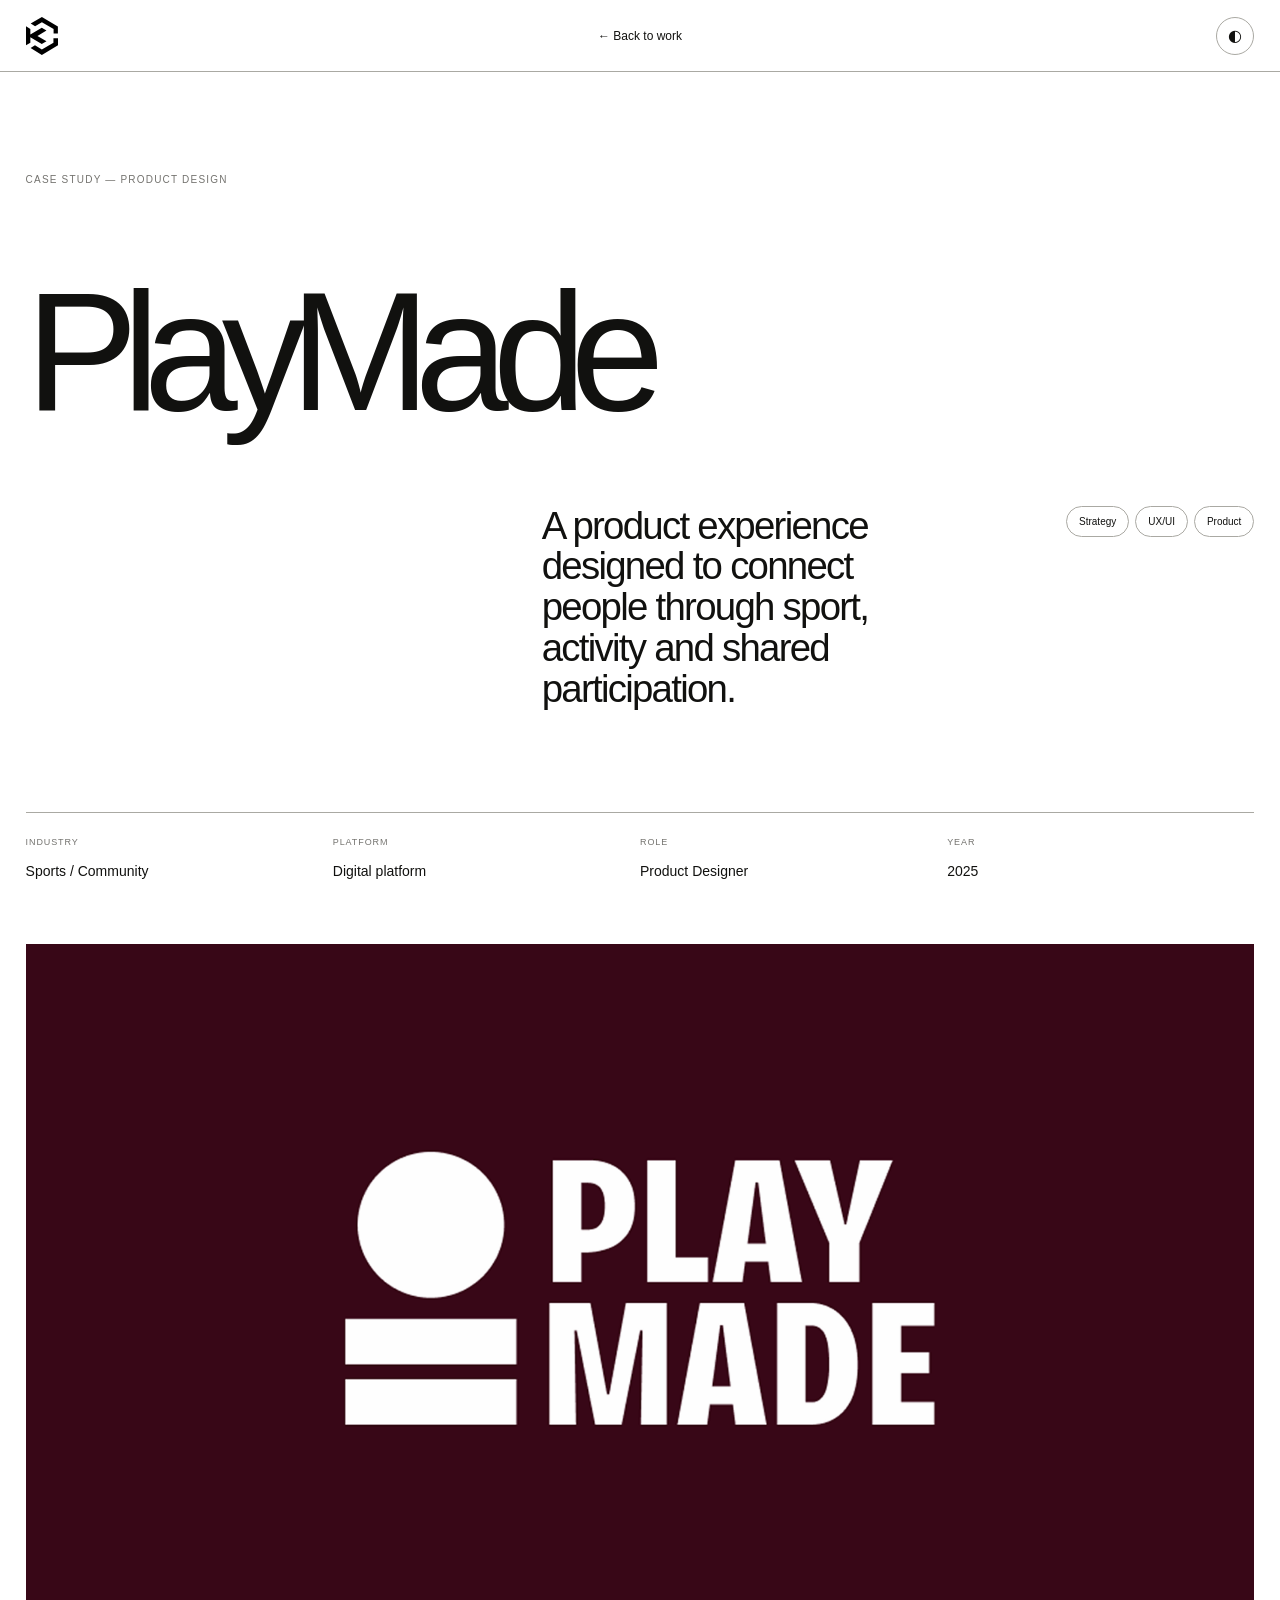
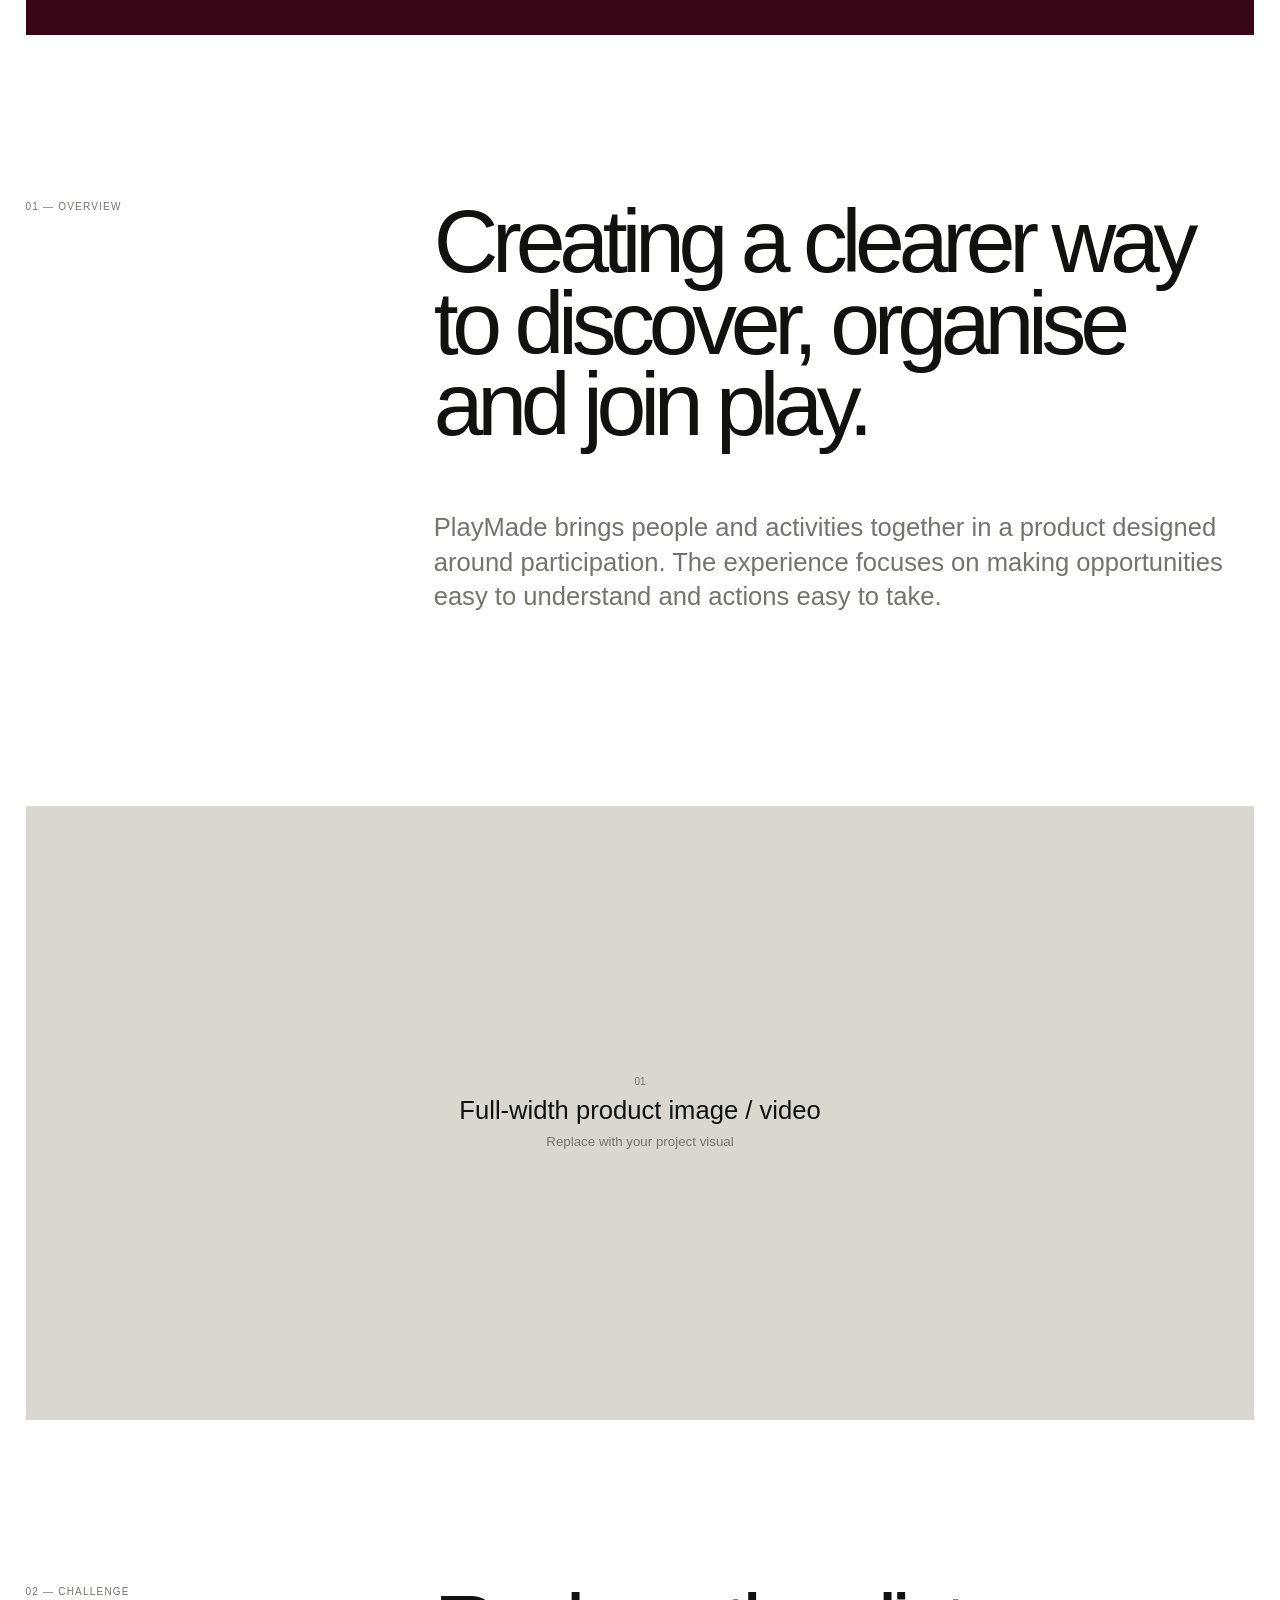
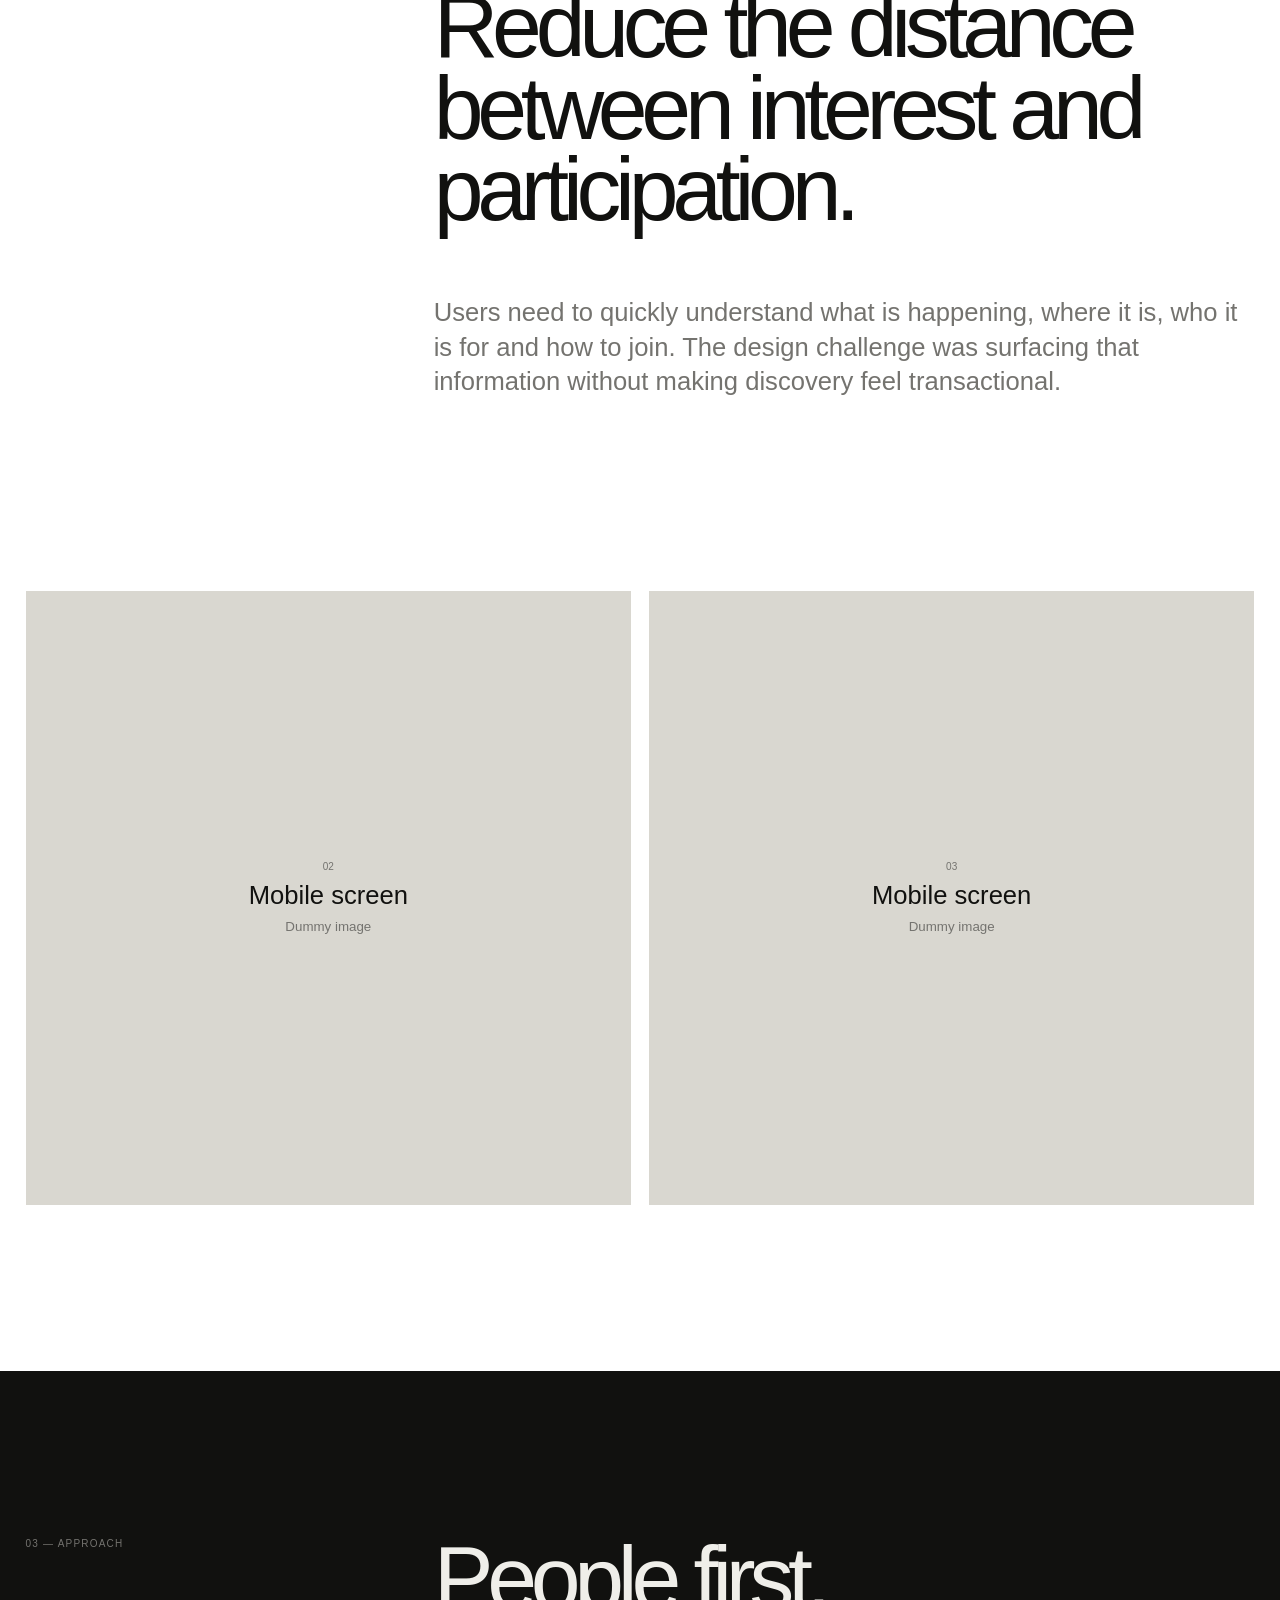
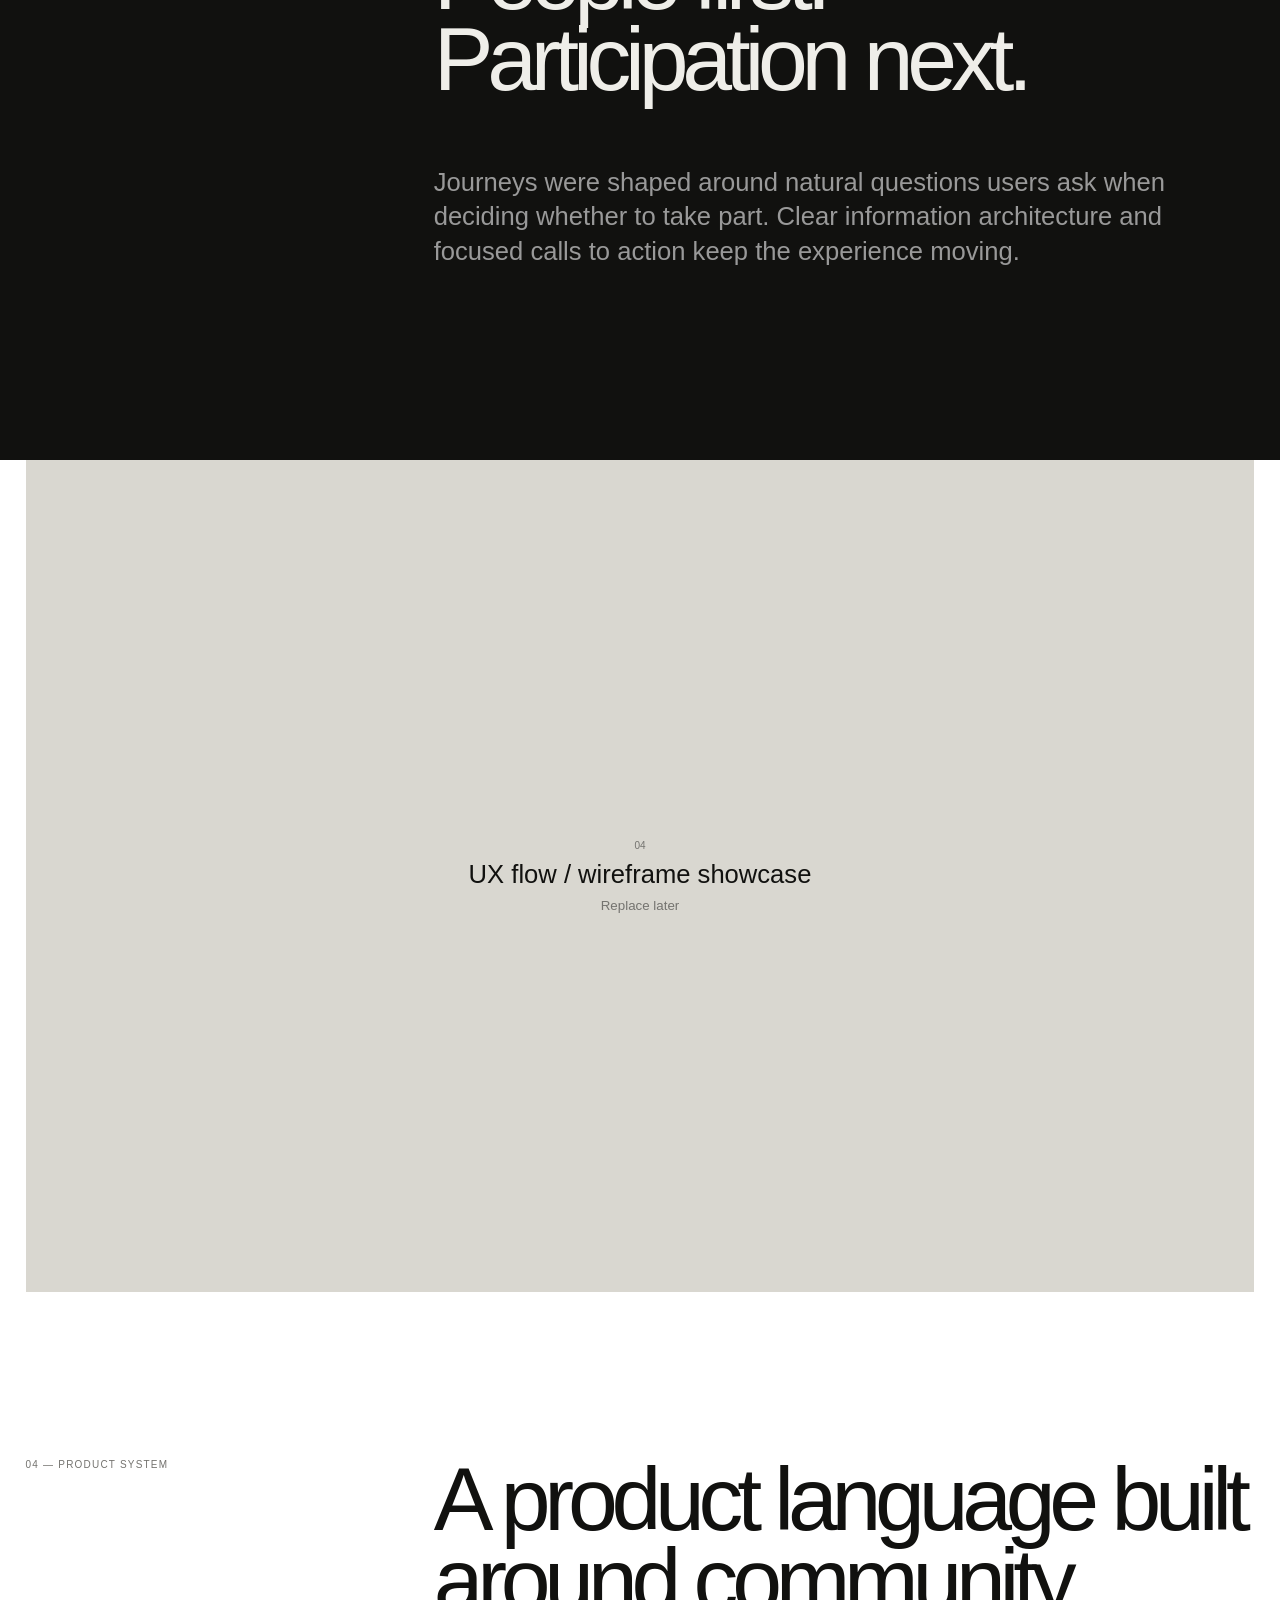
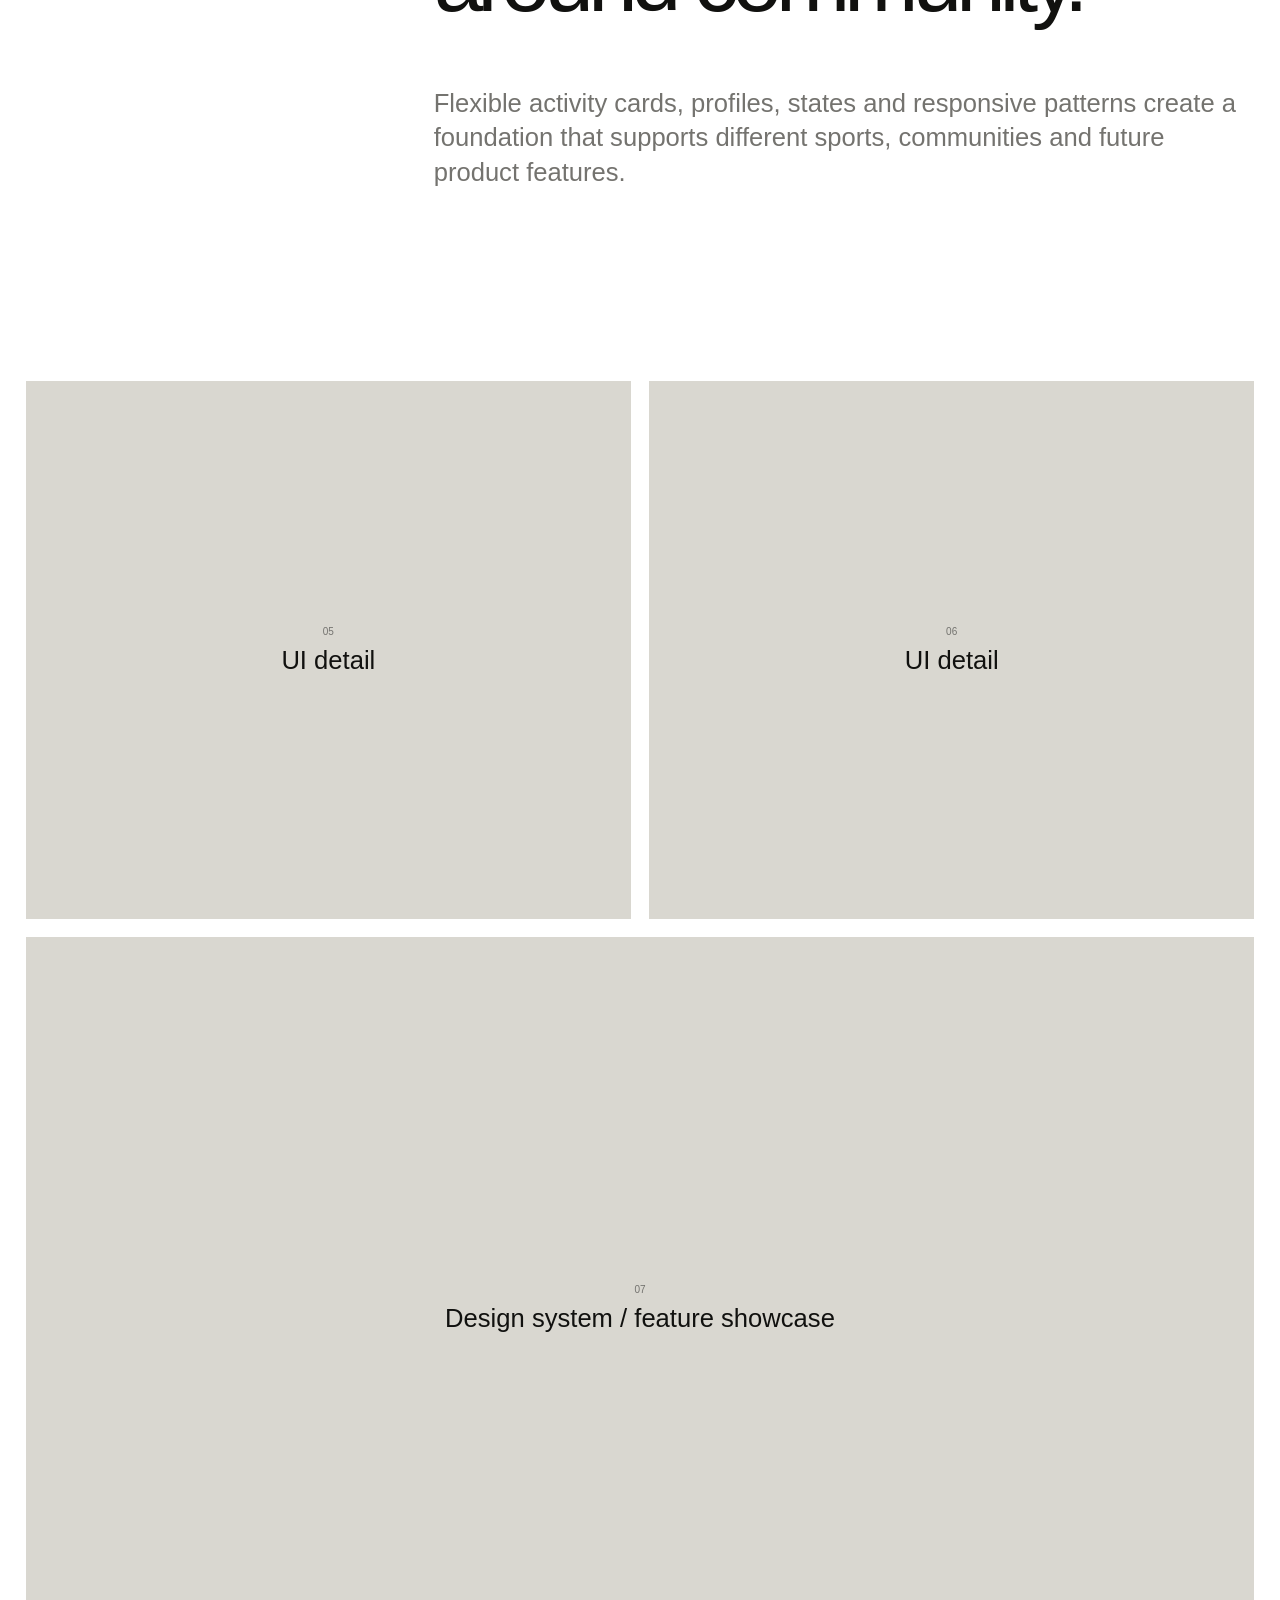
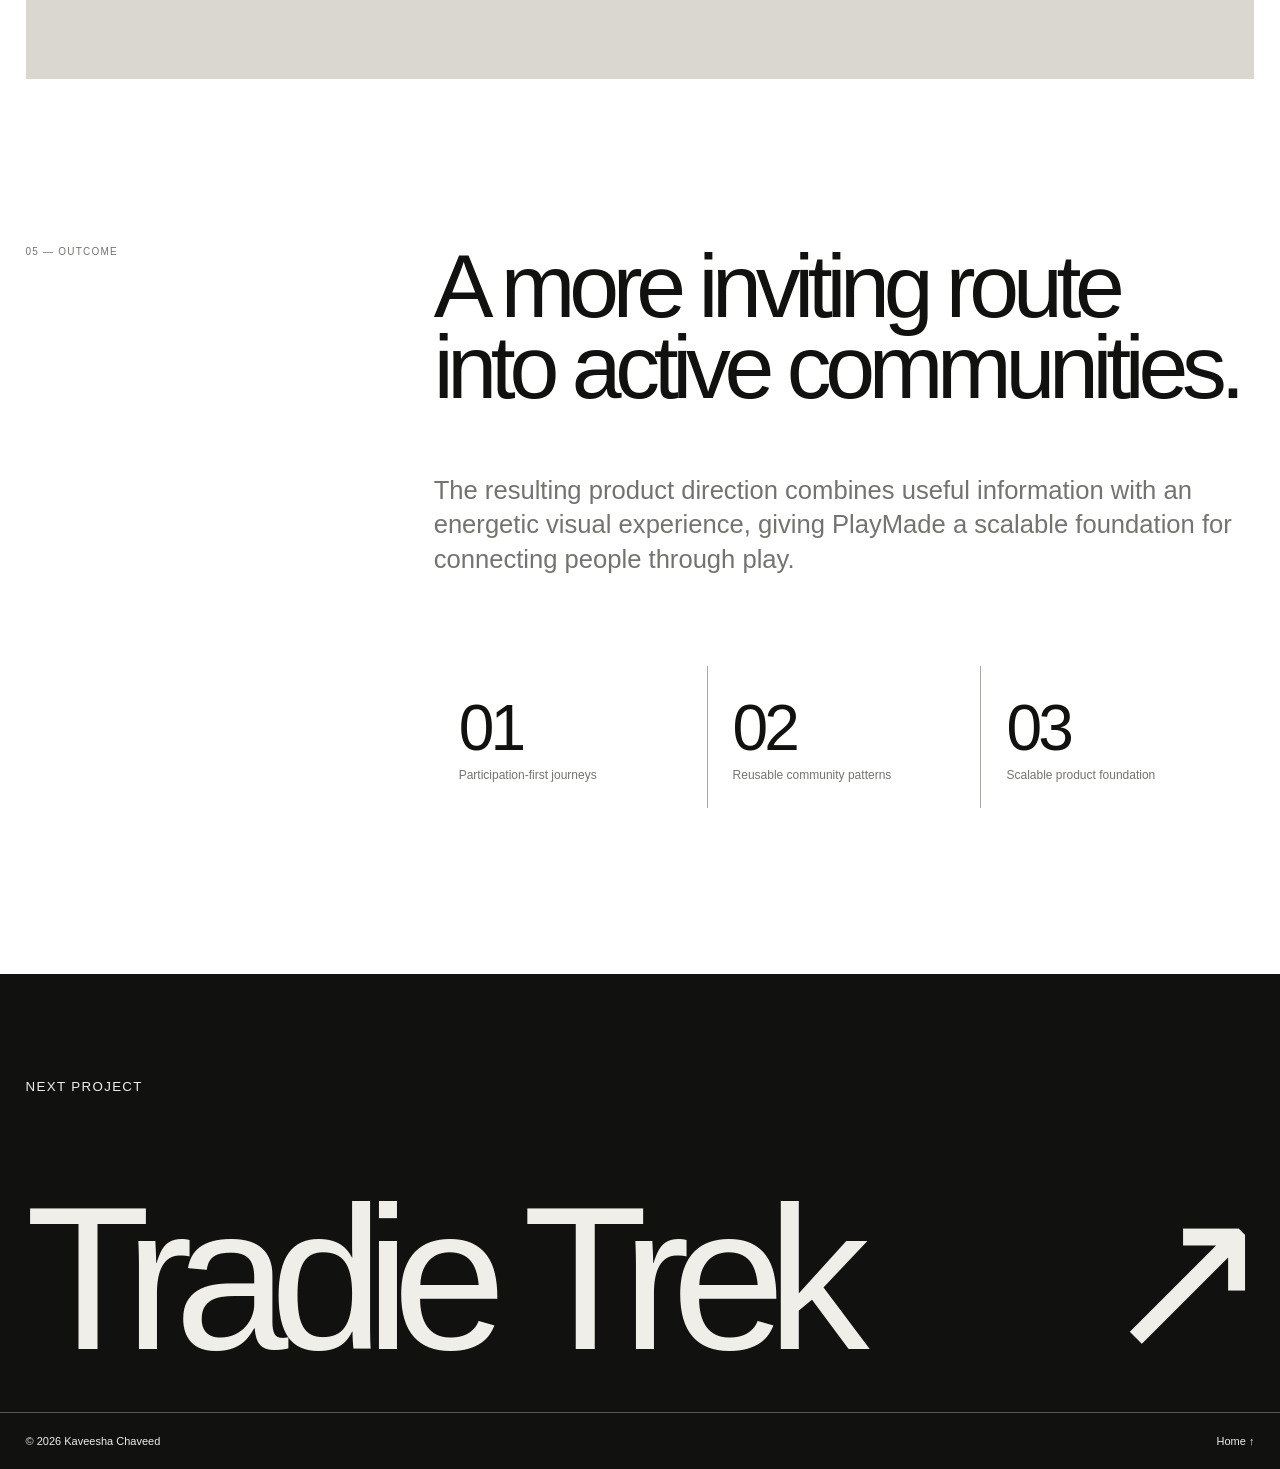
<file: playmade.html>
<!doctype html><html lang="en" data-theme="light"><head>
<meta charset="utf-8"><meta name="viewport" content="width=device-width,initial-scale=1">
<title>PlayMade — Kaveesha Chaveed</title><link rel="stylesheet" href="style.css"><link rel="stylesheet" href="case-study.css"></head><body class="case-page">
<header class="case-nav"><a class="logo-mark" href="index.html"><img src="Logo.svg" alt="KC logo"></a><a class="back" href="index.html#work">← Back to work</a><button id="theme" aria-label="Toggle theme">◐</button></header>
<main>
<section class="case-hero">
<div class="case-kicker">Case study — Product design</div>
<h1>PlayMade</h1>
<div class="case-sub"><p>A product experience designed to connect people through sport, activity and shared participation.</p><div class="case-tags"><span>Strategy</span><span>UX/UI</span><span>Product</span></div></div>
<div class="case-facts"><div><small>Industry</small><p>Sports / Community</p></div><div><small>Platform</small><p>Digital platform</p></div><div><small>Role</small><p>Product Designer</p></div><div><small>Year</small><p>2025</p></div></div>
</section>
<section class="case-cover"><img src="Playm.png" alt="PlayMade cover"></section>

<section class="case-story intro-story"><div class="story-label">01 — Overview</div><div><h2>Creating a clearer way to discover, organise and join play.</h2><p>PlayMade brings people and activities together in a product designed around participation. The experience focuses on making opportunities easy to understand and actions easy to take.</p></div></section>

<section class="case-media full dummy"><div><span>01</span><b>Full-width product image / video</b><small>Replace with your project visual</small></div></section>

<section class="case-story"><div class="story-label">02 — Challenge</div><div><h2>Reduce the distance between interest and participation.</h2><p>Users need to quickly understand what is happening, where it is, who it is for and how to join. The design challenge was surfacing that information without making discovery feel transactional.</p></div></section>

<section class="media-pair"><div class="dummy"><div><span>02</span><b>Mobile screen</b><small>Dummy image</small></div></div><div class="dummy"><div><span>03</span><b>Mobile screen</b><small>Dummy image</small></div></div></section>

<section class="case-story dark-block"><div class="story-label">03 — Approach</div><div><h2>People first.<br>Participation next.</h2><p>Journeys were shaped around natural questions users ask when deciding whether to take part. Clear information architecture and focused calls to action keep the experience moving.</p></div></section>

<section class="case-media full dummy tall"><div><span>04</span><b>UX flow / wireframe showcase</b><small>Replace later</small></div></section>

<section class="case-story"><div class="story-label">04 — Product system</div><div><h2>A product language built around community.</h2><p>Flexible activity cards, profiles, states and responsive patterns create a foundation that supports different sports, communities and future product features.</p></div></section>

<section class="media-grid"><div class="dummy"><div><span>05</span><b>UI detail</b></div></div><div class="dummy"><div><span>06</span><b>UI detail</b></div></div><div class="dummy wide"><div><span>07</span><b>Design system / feature showcase</b></div></div></section>

<section class="case-story outcome"><div class="story-label">05 — Outcome</div><div><h2>A more inviting route into active communities.</h2><p>The resulting product direction combines useful information with an energetic visual experience, giving PlayMade a scalable foundation for connecting people through play.</p><div class="outcome-stats"><div><strong>01</strong><span>Participation-first journeys</span></div><div><strong>02</strong><span>Reusable community patterns</span></div><div><strong>03</strong><span>Scalable product foundation</span></div></div></div></section>

<section class="next-project"><small>Next project</small><a href="tradie-trek.html">Tradie Trek <span>↗</span></a></section>
</main>
<footer class="case-footer"><span>© 2026 Kaveesha Chaveed</span><a href="index.html">Home ↑</a></footer>
<script>const saved=localStorage.getItem("kc-theme");if(saved)document.documentElement.dataset.theme=saved;document.querySelector("#theme").onclick=()=>{let t=document.documentElement.dataset.theme==="dark"?"light":"dark";document.documentElement.dataset.theme=t;localStorage.setItem("kc-theme",t)};const io=new IntersectionObserver(es=>es.forEach(e=>{if(e.isIntersecting)e.target.classList.add("in")}),{threshold:.08});document.querySelectorAll(".case-story,.dummy,.case-cover").forEach(x=>io.observe(x));</script>
</body></html>
</file>
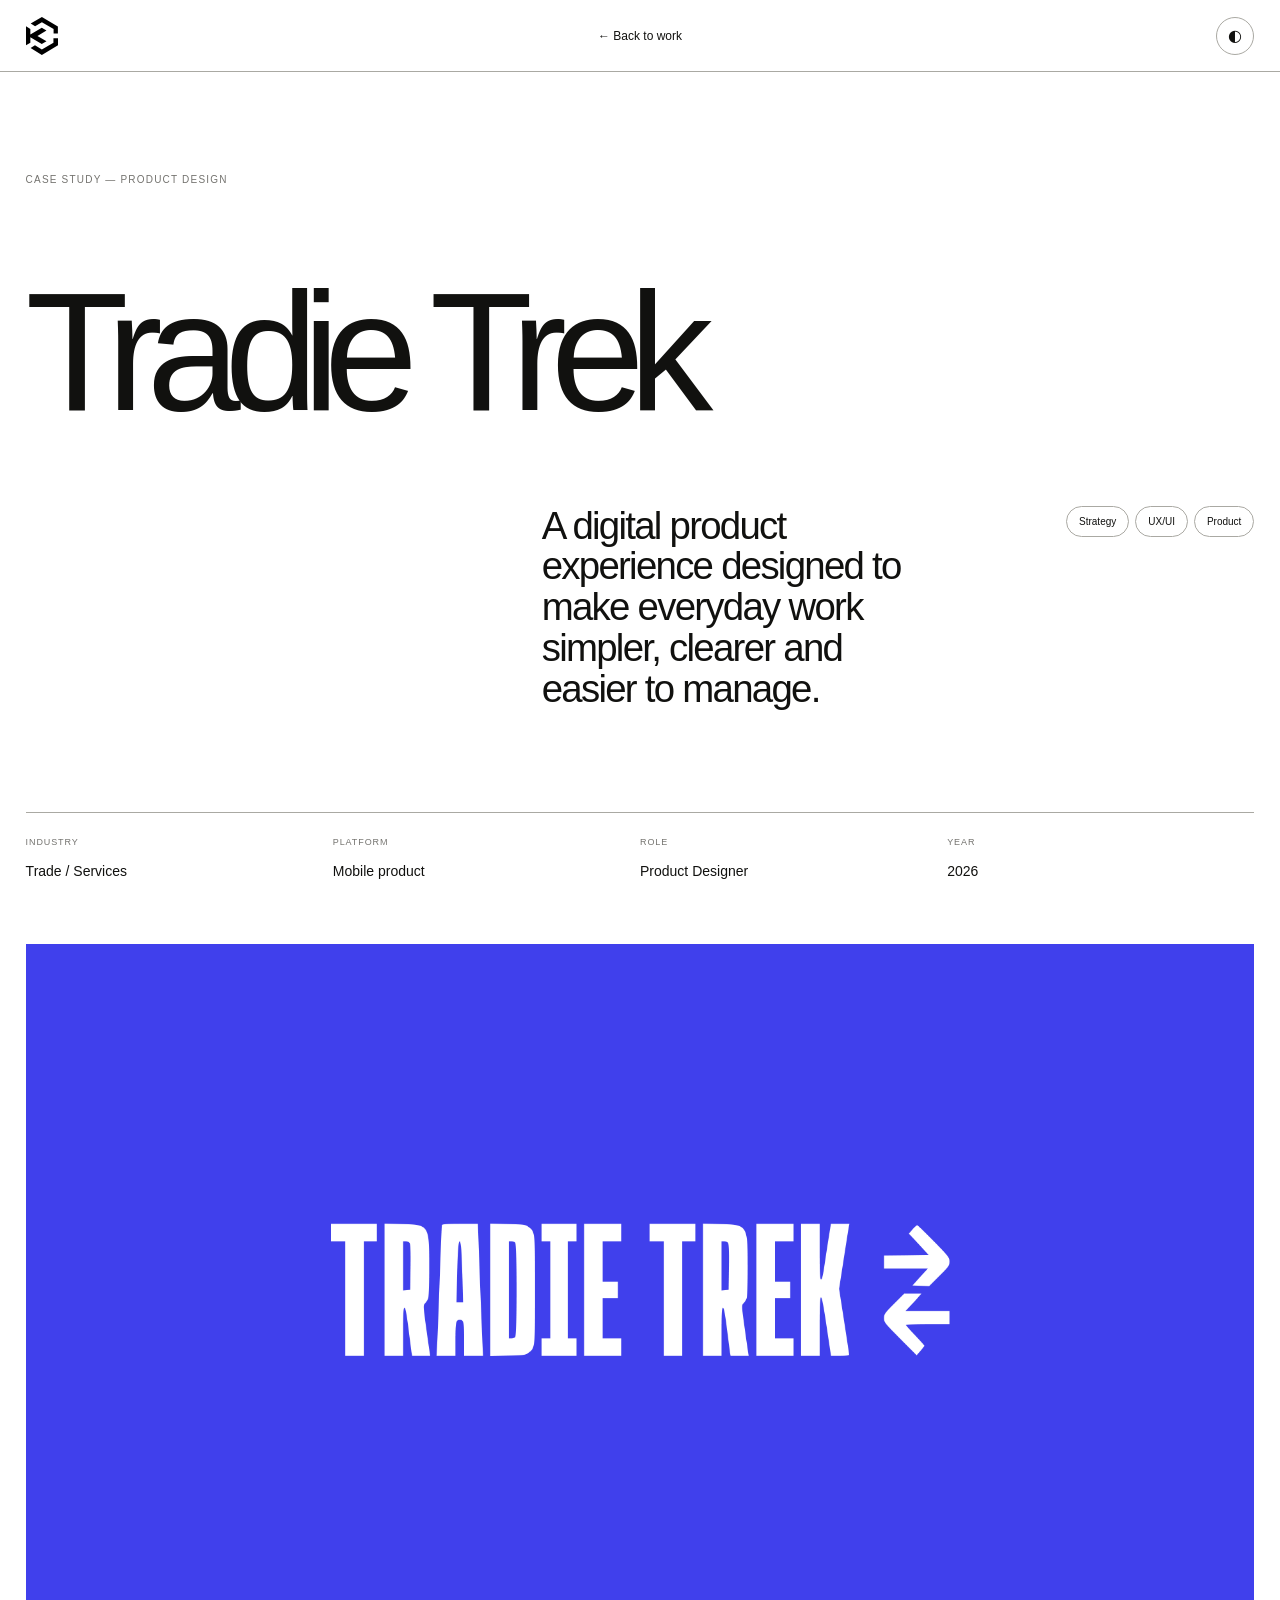
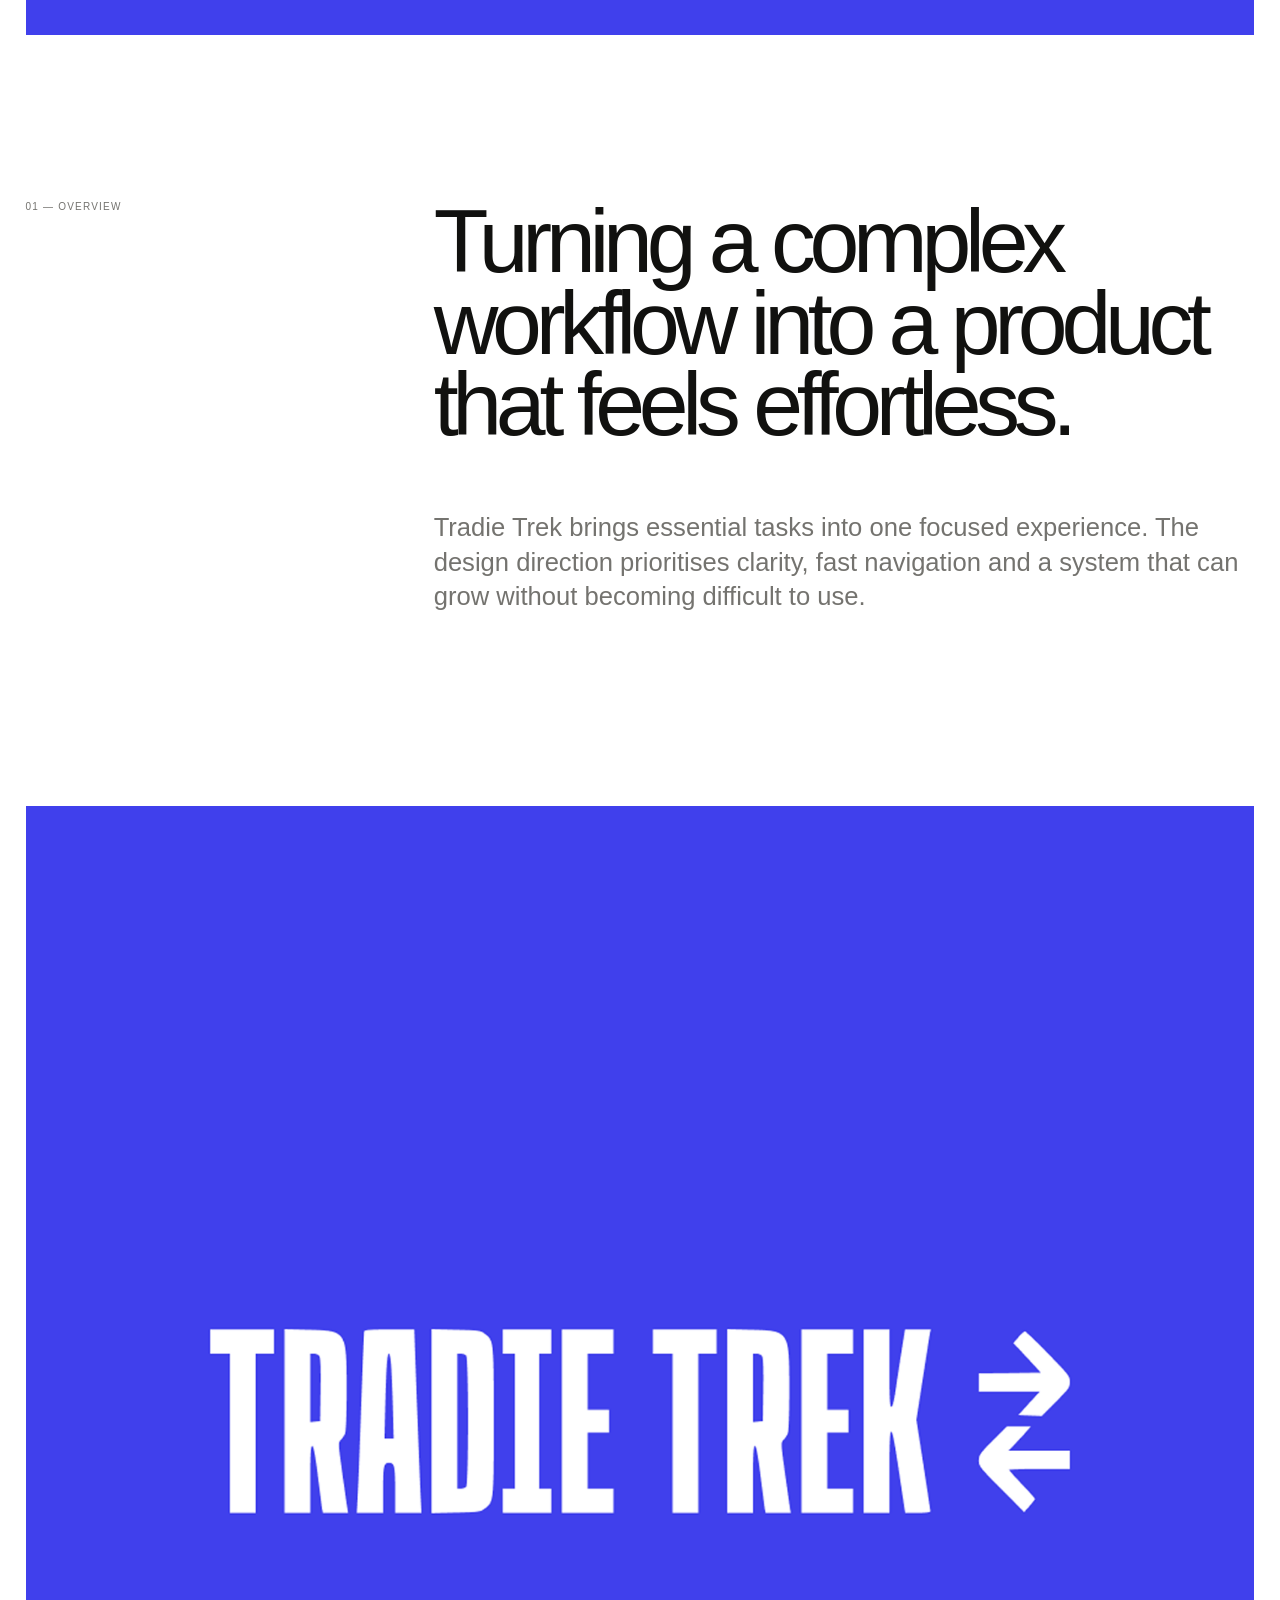
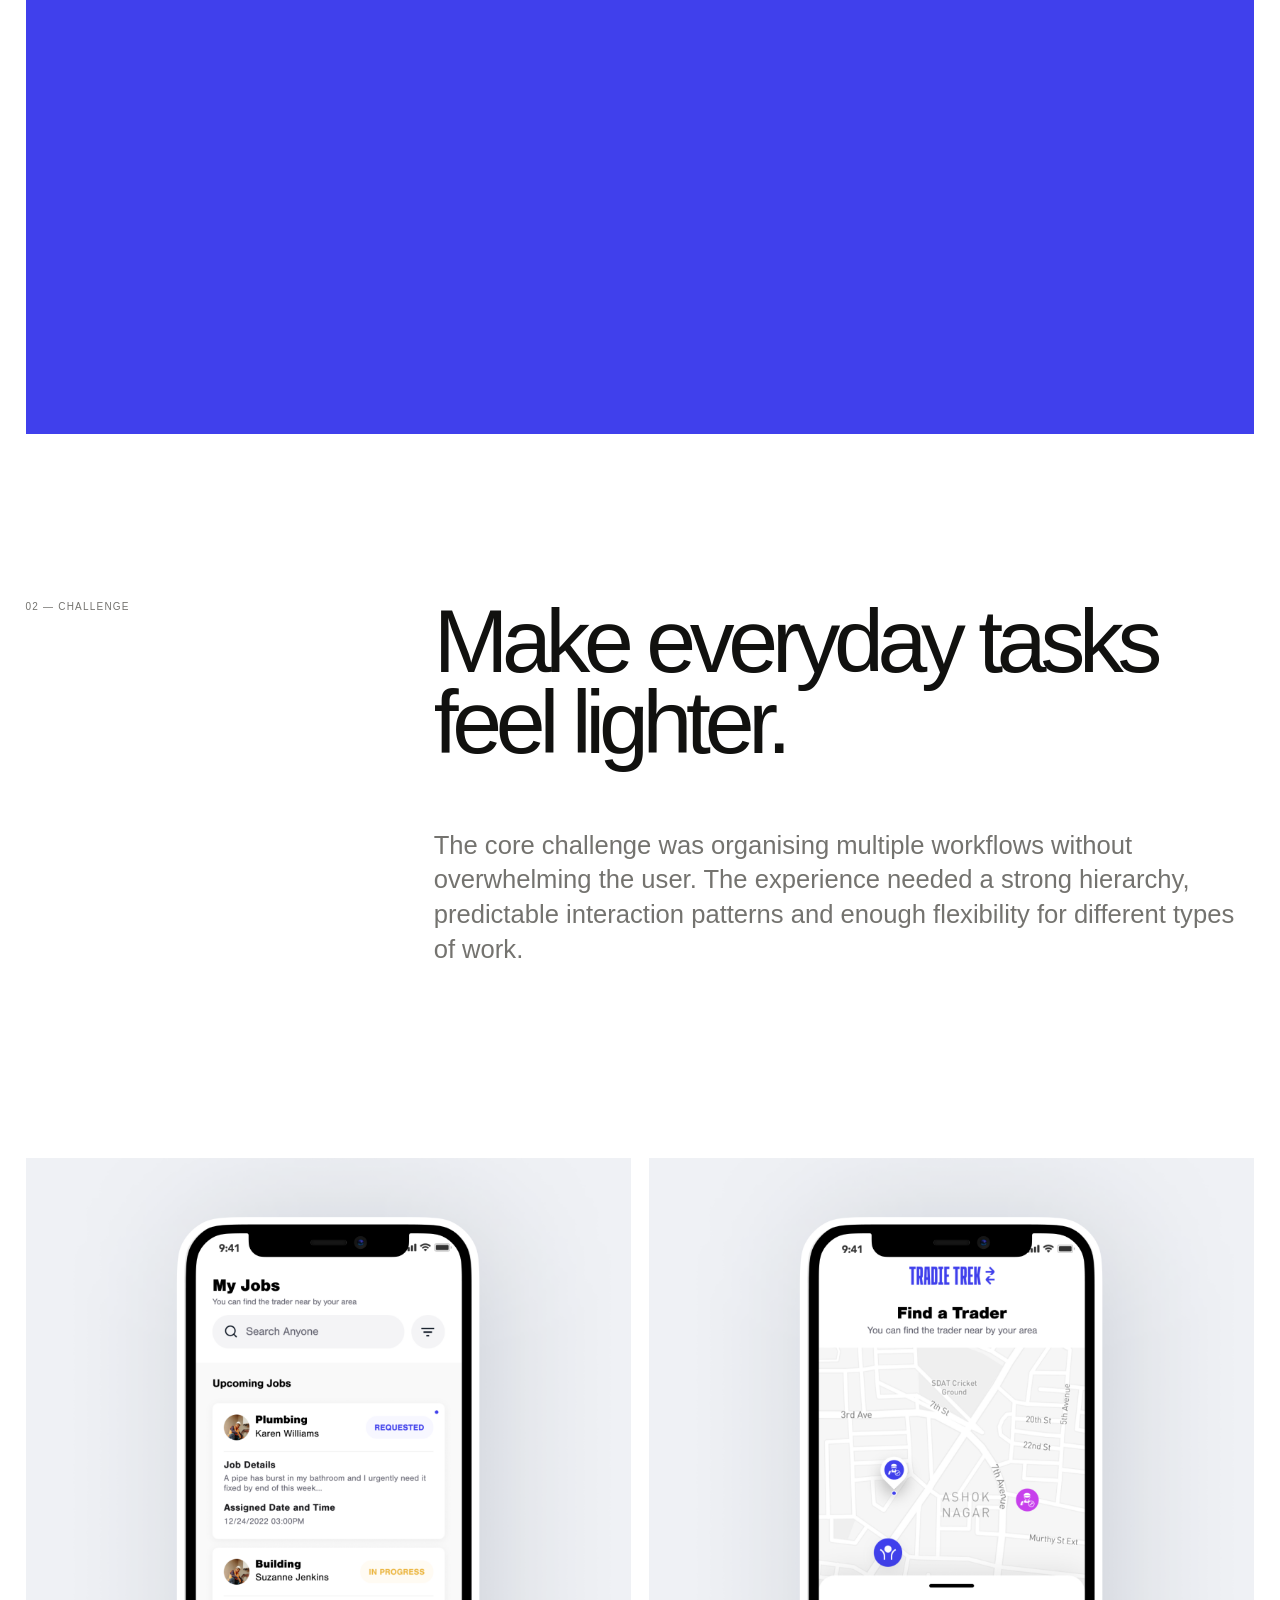
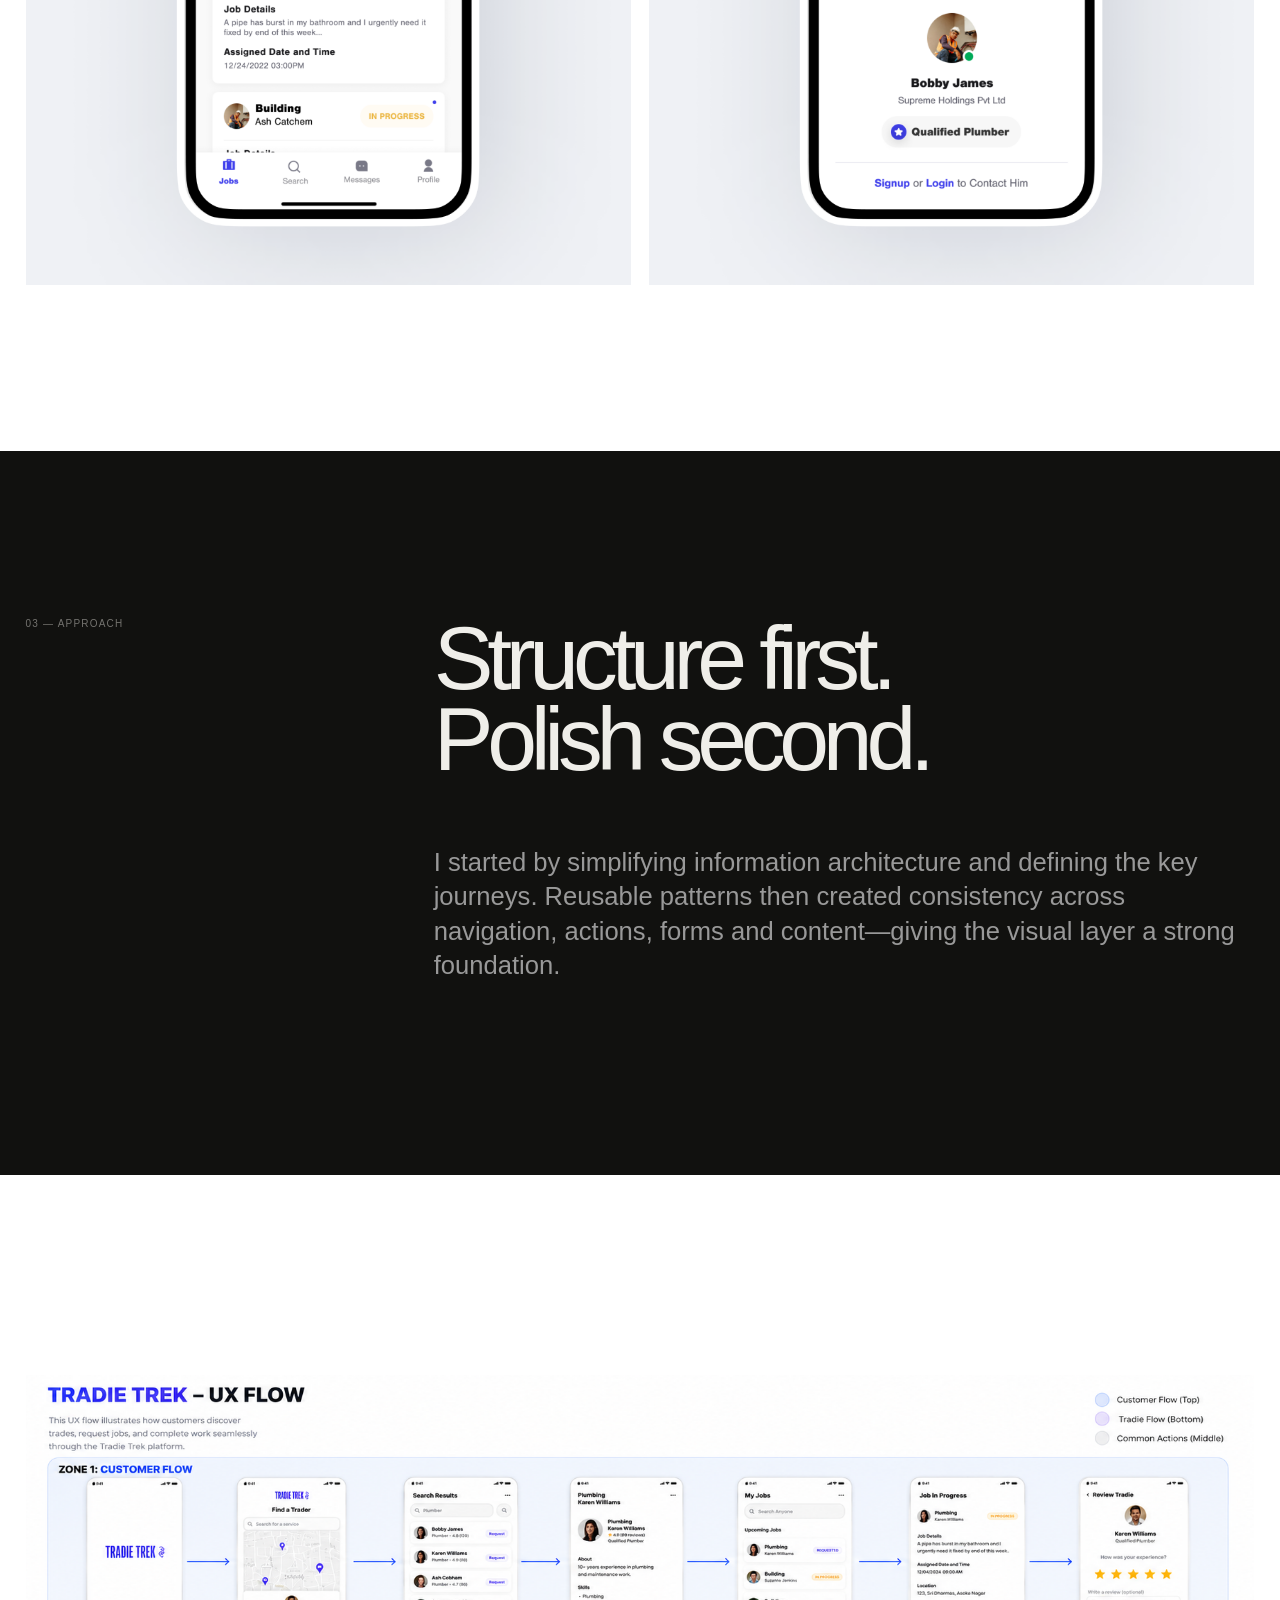
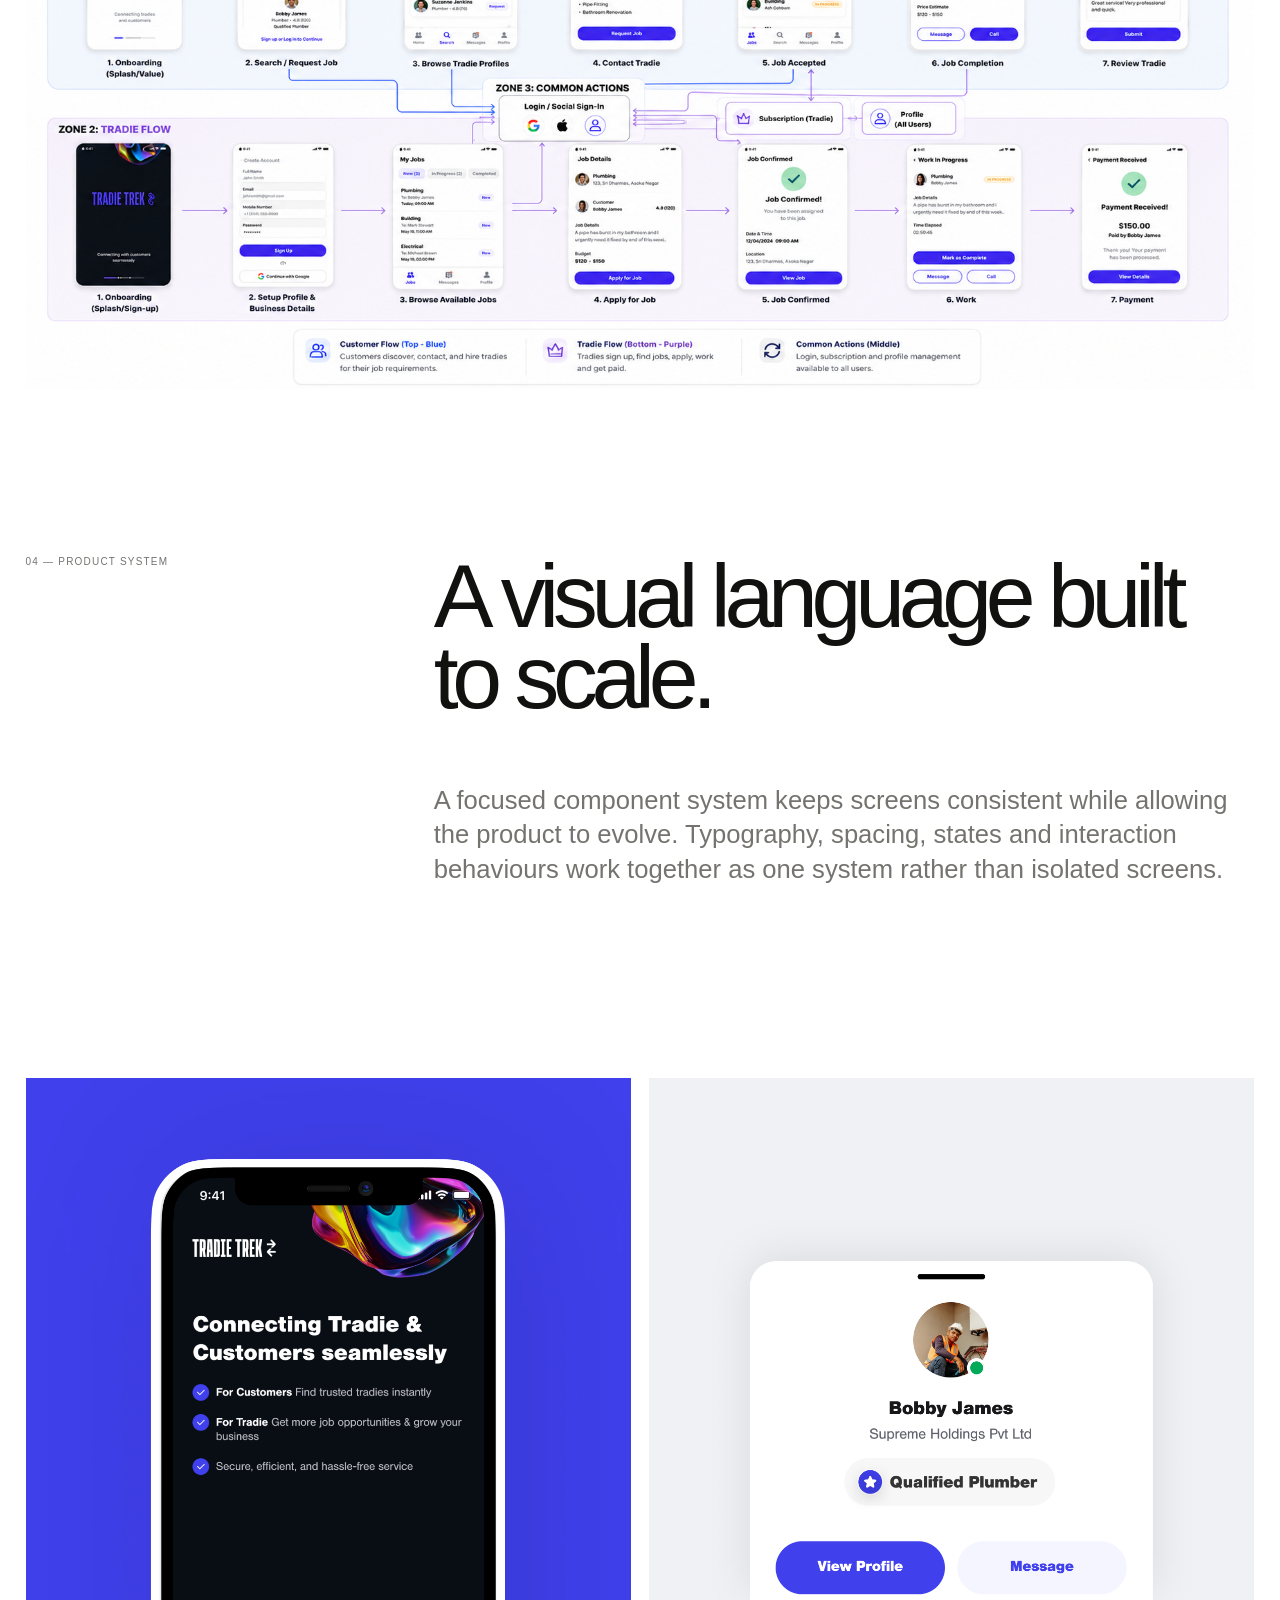
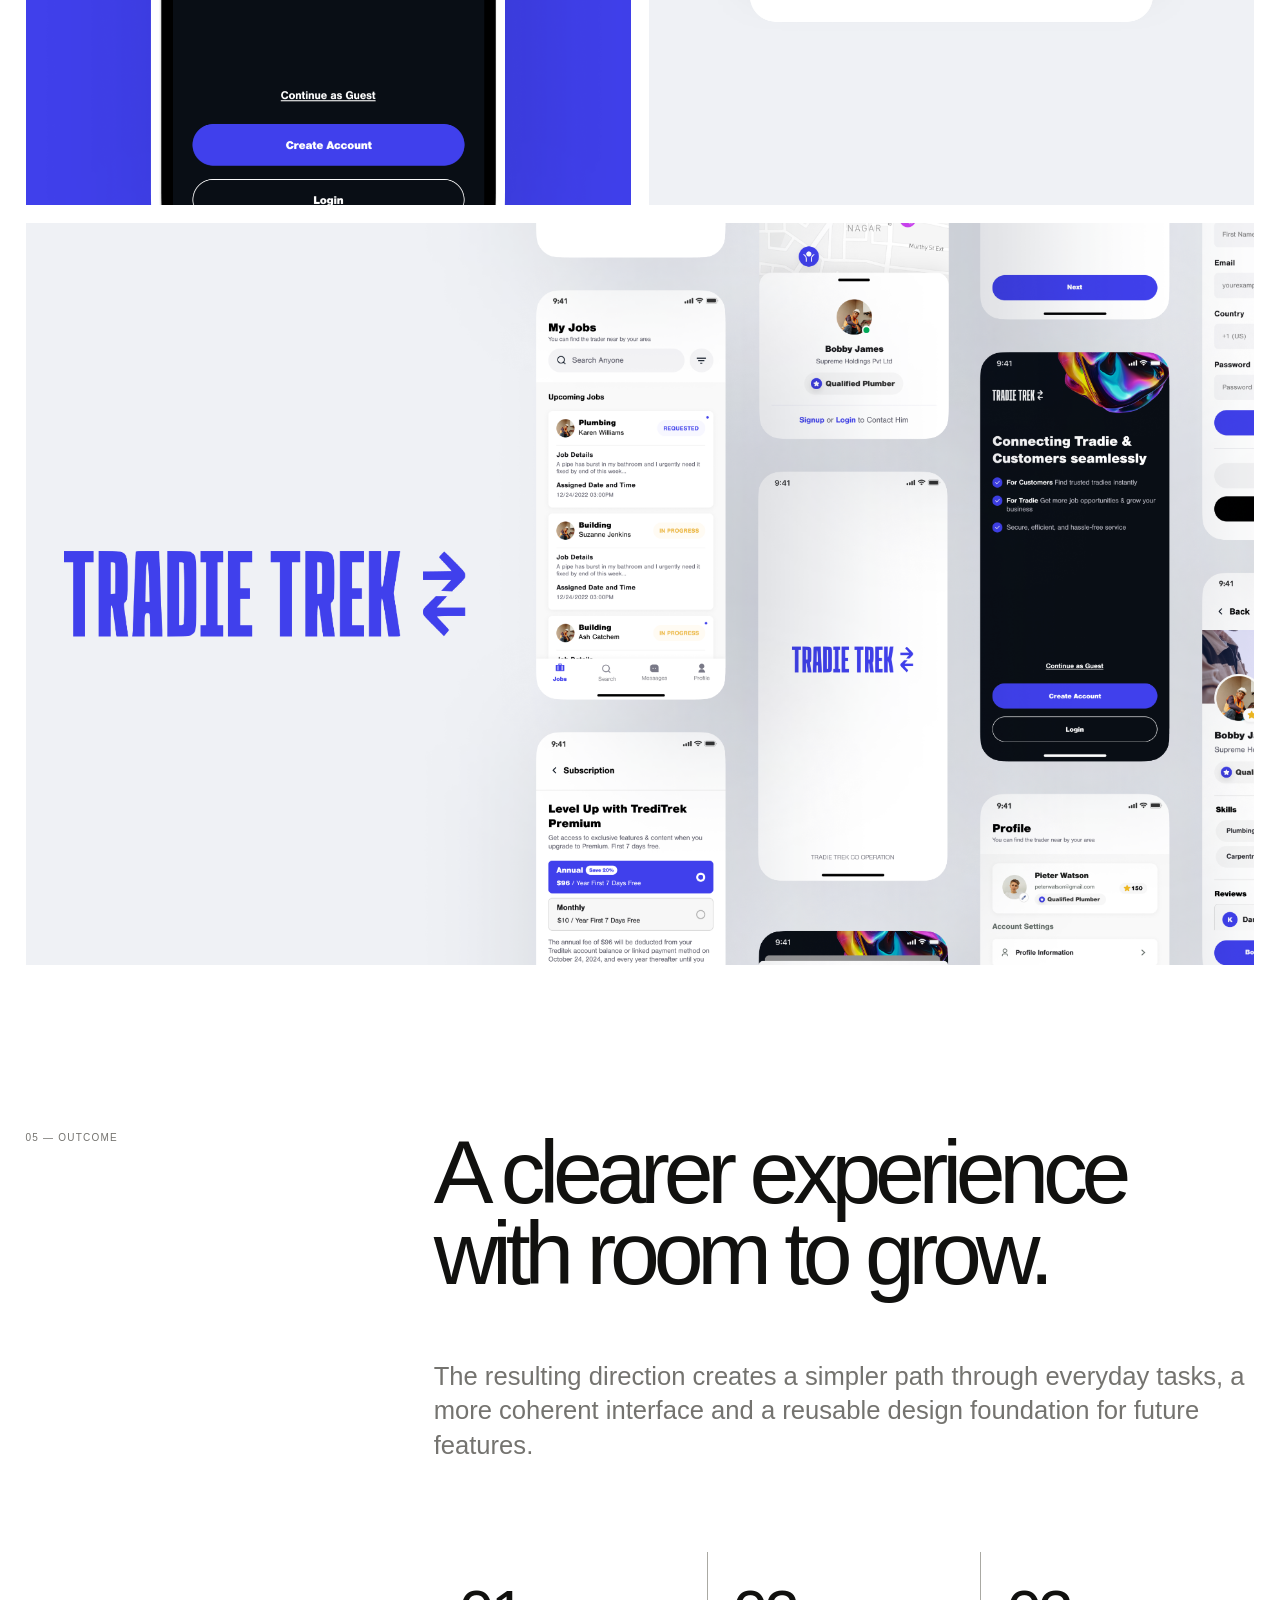
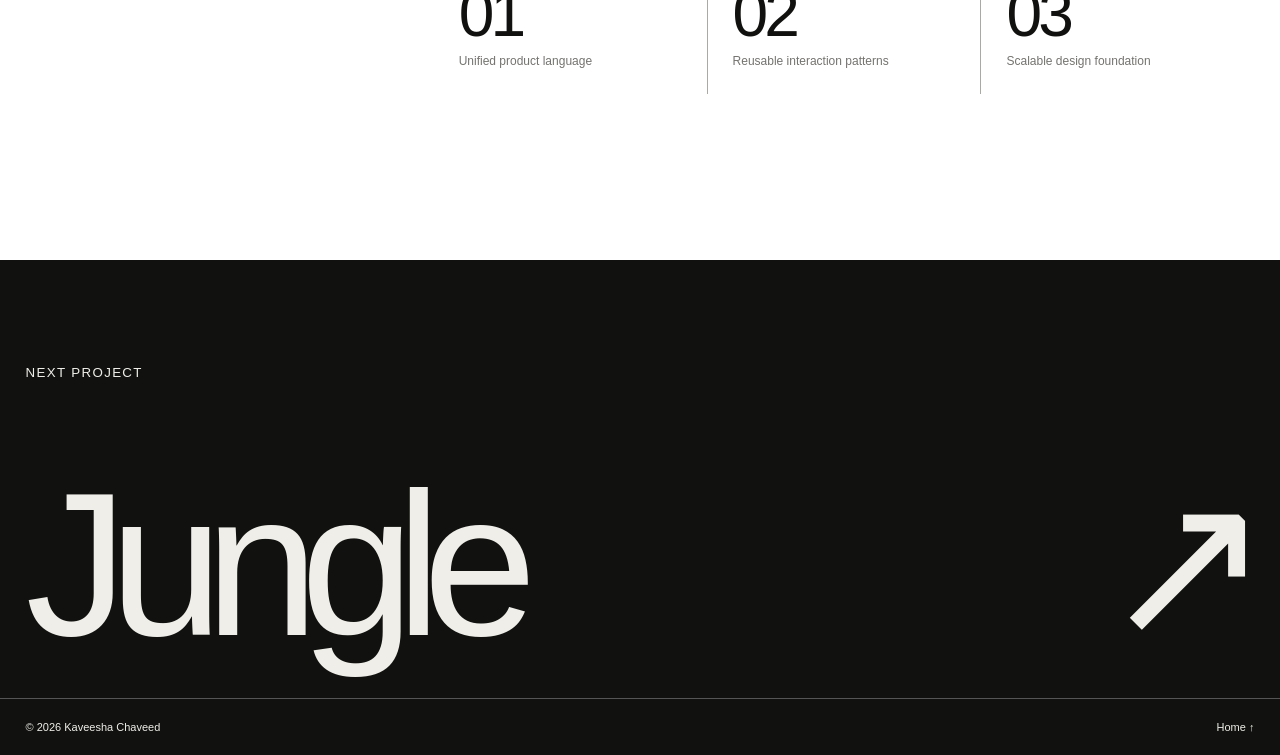
<file: tradie-trek.html>
<!doctype html><html lang="en" data-theme="light"><head>
<meta charset="utf-8"><meta name="viewport" content="width=device-width,initial-scale=1">
<title>Tradie Trek — Kaveesha Chaveed</title><link rel="stylesheet" href="style.css"><link rel="stylesheet" href="case-study.css"></head><body class="case-page">
<header class="case-nav"><a class="logo-mark" href="index.html"><img src="Logo.svg" alt="KC logo"></a><a class="back" href="index.html#work">← Back to work</a><button id="theme" aria-label="Toggle theme">◐</button></header>
<main>
<section class="case-hero">
<div class="case-kicker">Case study — Product design</div>
<h1>Tradie Trek</h1>
<div class="case-sub"><p>A digital product experience designed to make everyday work simpler, clearer and easier to manage.</p><div class="case-tags"><span>Strategy</span><span>UX/UI</span><span>Product</span></div></div>
<div class="case-facts"><div><small>Industry</small><p>Trade / Services</p></div><div><small>Platform</small><p>Mobile product</p></div><div><small>Role</small><p>Product Designer</p></div><div><small>Year</small><p>2026</p></div></div>
</section>
<section class="case-cover"><img src="Cover.png" alt="Tradie Trek cover"></section>

<section class="case-story intro-story"><div class="story-label">01 — Overview</div><div><h2>Turning a complex workflow into a product that feels effortless.</h2><p>Tradie Trek brings essential tasks into one focused experience. The design direction prioritises clarity, fast navigation and a system that can grow without becoming difficult to use.</p></div></section>

<section class="case-media full dummy" style="padding:0;overflow:hidden;"><video autoplay muted loop playsinline preload="metadata" poster="TRADIE_TEK.png" style="display:block;width:100%;height:100%;object-fit:cover;"><source src="tradie-hero-video.mp4" type="video/mp4"></video></section>

<section class="case-story"><div class="story-label">02 — Challenge</div><div><h2>Make everyday tasks feel lighter.</h2><p>The core challenge was organising multiple workflows without overwhelming the user. The experience needed a strong hierarchy, predictable interaction patterns and enough flexibility for different types of work.</p></div></section>

<section class="media-pair"><div class="dummy" style="padding:0;"><img src="tradie-mobile-1.png" alt="Tradie Trek mobile screens" style="display:block;width:100%;height:100%;object-fit:cover;"></div><div class="dummy" style="padding:0;"><img src="tradie-mobile-2.png" alt="Tradie Trek mobile screens" style="display:block;width:100%;height:100%;object-fit:cover;"></div></section>

<section class="case-story dark-block"><div class="story-label">03 — Approach</div><div><h2>Structure first.<br>Polish second.</h2><p>I started by simplifying information architecture and defining the key journeys. Reusable patterns then created consistency across navigation, actions, forms and content—giving the visual layer a strong foundation.</p></div></section>

<section class="case-media full ux-flow-showcase">
  <img src="Frame 23.png" alt="Tradie Trek UX flow showing customer, tradie and common action journeys"  style= "margin-top:200px;display:block;width:100%;height:100%;object-fit:justify;">
</section>

<section class="case-story"><div class="story-label">04 — Product system</div><div><h2>A visual language built to scale.</h2><p>A focused component system keeps screens consistent while allowing the product to evolve. Typography, spacing, states and interaction behaviours work together as one system rather than isolated screens.</p></div></section>

<section class="media-grid"><div class="dummy" style="padding:0;"><img src="UI.png" alt="Tradie Trek UI detail" style="display:block;width:100%;height:100%;object-fit:cover;"></div><div class="dummy" style="padding:0;"><img src="ui 2.png" alt="Tradie Trek UI detail" style="display:block;width:100%;height:100%;object-fit:cover;"></div><div class="dummy wide" style="padding:0;"><img src="tradie-system-feature.png" alt="Tradie Trek design system and feature showcase" style="display:block;width:100%;height:100%;object-fit:cover;"></div></section>

<section class="case-story outcome"><div class="story-label">05 — Outcome</div><div><h2>A clearer experience with room to grow.</h2><p>The resulting direction creates a simpler path through everyday tasks, a more coherent interface and a reusable design foundation for future features.</p><div class="outcome-stats"><div><strong>01</strong><span>Unified product language</span></div><div><strong>02</strong><span>Reusable interaction patterns</span></div><div><strong>03</strong><span>Scalable design foundation</span></div></div></div></section>

<section class="next-project"><small>Next project</small><a href="index.html#work">Jungle <span>↗</span></a></section>
</main>
<footer class="case-footer"><span>© 2026 Kaveesha Chaveed</span><a href="index.html">Home ↑</a></footer>
<script>const saved=localStorage.getItem("kc-theme");if(saved)document.documentElement.dataset.theme=saved;document.querySelector("#theme").onclick=()=>{let t=document.documentElement.dataset.theme==="dark"?"light":"dark";document.documentElement.dataset.theme=t;localStorage.setItem("kc-theme",t)};const io=new IntersectionObserver(es=>es.forEach(e=>{if(e.isIntersecting)e.target.classList.add("in")}),{threshold:.08});document.querySelectorAll(".case-story,.dummy,.case-cover").forEach(x=>io.observe(x));</script>
</body></html>
</file>
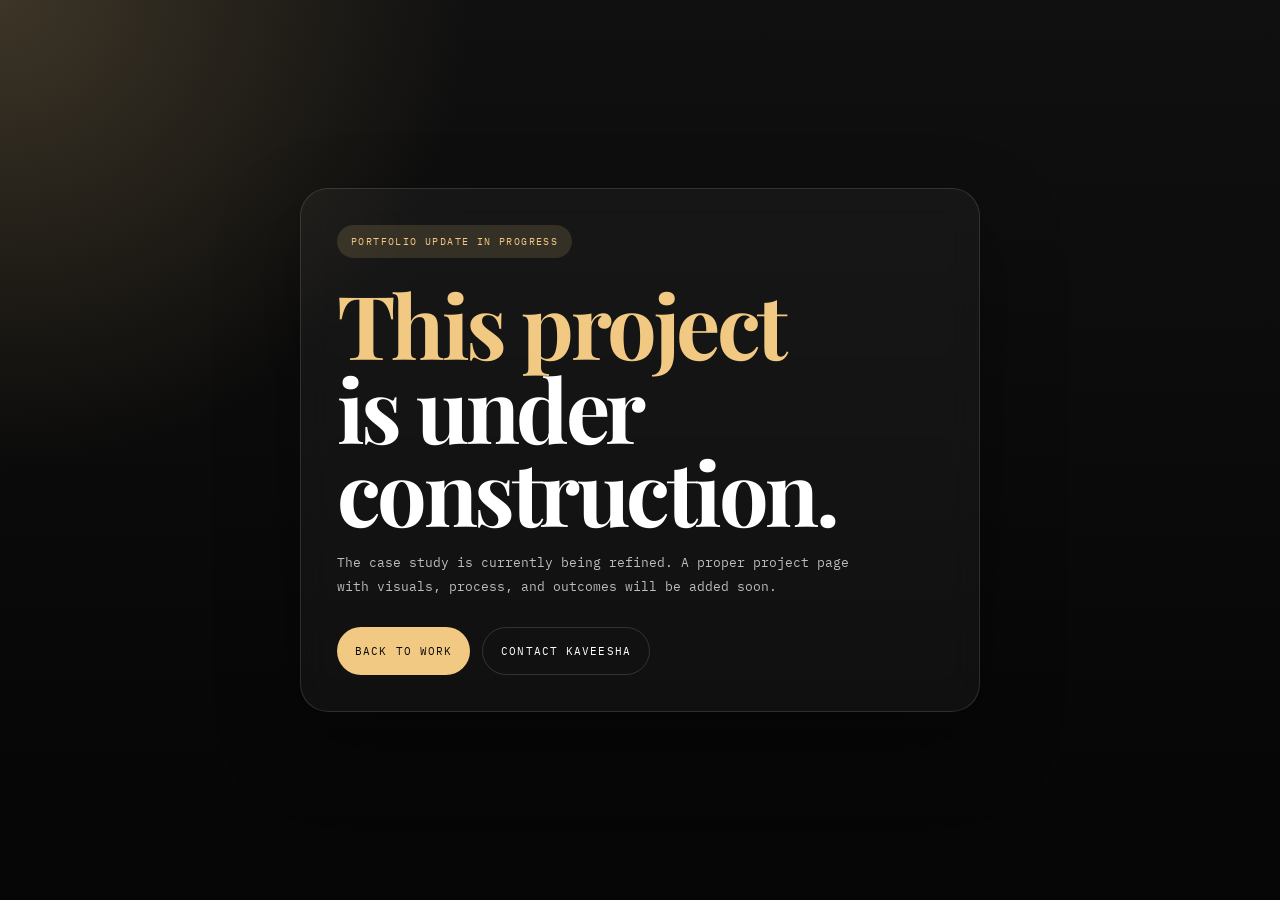
<file: under-construction.html>
<!DOCTYPE html>
<html lang="en">
<head>
<meta charset="UTF-8">
<meta name="viewport" content="width=device-width, initial-scale=1.0">
<link rel="icon" type="image/svg+xml" href="Images/faveicon.svg">
<title>Under Construction — Kaveesha Chaveed</title>
<link rel="preconnect" href="https://fonts.googleapis.com">
<link rel="preconnect" href="https://fonts.gstatic.com" crossorigin>
<link href="https://fonts.googleapis.com/css2?family=Playfair+Display:wght@700;900&family=IBM+Plex+Mono:wght@300;400;500&display=swap" rel="stylesheet">
<style>
  :root {
    --black: #0a0a0a;
    --white: #ffffff;
    --gold: #f1c983;
    --mono: 'IBM Plex Mono', monospace;
    --serif: 'Playfair Display', serif;
  }

  * { box-sizing: border-box; margin: 0; padding: 0; }

  body {
    min-height: 100vh;
    background:
      radial-gradient(circle at top left, rgba(241, 201, 131, 0.2), transparent 30%),
      linear-gradient(180deg, #101010 0%, #050505 100%);
    color: var(--white);
    font-family: var(--mono);
    display: flex;
    align-items: center;
    justify-content: center;
    padding: 32px;
  }

  .construction-card {
    width: min(680px, 100%);
    border: 1px solid rgba(255,255,255,0.12);
    border-radius: 28px;
    background: rgba(255,255,255,0.04);
    backdrop-filter: blur(16px);
    padding: 36px;
    box-shadow: 0 32px 80px rgba(0,0,0,0.35);
  }

  .eyebrow {
    display: inline-flex;
    align-items: center;
    gap: 8px;
    padding: 10px 14px;
    border-radius: 999px;
    background: rgba(241, 201, 131, 0.14);
    color: var(--gold);
    font-size: 10px;
    letter-spacing: 0.14em;
    margin-bottom: 24px;
  }

  h1 {
    font-family: var(--serif);
    font-size: clamp(46px, 8vw, 88px);
    line-height: 0.95;
    letter-spacing: -0.04em;
    margin-bottom: 18px;
  }

  p {
    max-width: 520px;
    font-size: 13px;
    line-height: 1.85;
    color: rgba(255,255,255,0.72);
    margin-bottom: 28px;
  }

  .project-name {
    color: var(--gold);
  }

  .links {
    display: flex;
    flex-wrap: wrap;
    gap: 12px;
  }

  .link-btn {
    display: inline-flex;
    align-items: center;
    justify-content: center;
    min-height: 48px;
    padding: 0 18px;
    border-radius: 999px;
    text-decoration: none;
    font-size: 11px;
    letter-spacing: 0.1em;
    transition: transform 0.25s ease, opacity 0.25s ease, background-color 0.25s ease;
  }

  .link-btn.primary {
    background: var(--gold);
    color: var(--black);
  }

  .link-btn.secondary {
    border: 1px solid rgba(255,255,255,0.14);
    color: var(--white);
  }

  .link-btn:hover {
    transform: translateY(-2px);
    opacity: 0.94;
  }

  @media (max-width: 720px) {
    .construction-card {
      padding: 28px 22px;
    }
  }
</style>
</head>
<body>
  <main class="construction-card">
    <div class="eyebrow">PORTFOLIO UPDATE IN PROGRESS</div>
    <h1><span class="project-name" id="projectName">This project</span><br>is under construction.</h1>
    <p id="projectCopy">The case study is currently being refined. A proper project page with visuals, process, and outcomes will be added soon.</p>
    <div class="links">
      <a class="link-btn primary" href="index.html#work">BACK TO WORK</a>
      <a class="link-btn secondary" href="mailto:kaveeshac29@gmail.com">CONTACT KAVEESHA</a>
    </div>
  </main>

  <script>
    const params = new URLSearchParams(window.location.search);
    const project = params.get('project');
    const projectName = document.getElementById('projectName');
    const projectCopy = document.getElementById('projectCopy');

    const content = {
      jungle: {
        name: 'Jungle',
        copy: 'The Jungle case study is still being shaped. The final page will include the product story, key flows, and the design thinking behind it.'
      },
      ewura: {
        name: 'Ewura Pay',
        copy: 'The Ewura Pay case study is currently in progress. A full breakdown with context, interface decisions, and product outcomes will be published soon.'
      },
      playmade: {
        name: 'PlayMade',
        copy: 'The PlayMade case study is not live yet. The final version will include the concept, interaction approach, and the visual system behind the work.'
      }
    };

    if (project && content[project]) {
      projectName.textContent = content[project].name;
      projectCopy.textContent = content[project].copy;
      document.title = `${content[project].name} — Under Construction`;
    }
  </script>
</body>
</html>
</file>
<file: style.css>
@font-face{font-family:RoobertFallback;src:local("Arial")}*{box-sizing:border-box}html{scroll-behavior:smooth}html[data-theme=light]{--bg:#efeee9;--fg:#11110f;--muted:#74736f;--line:#aaa9a3;--card:#d9d7d0;--inv:#11110f;--invfg:#efeee9}html[data-theme=dark]{--bg:#121211;--fg:#efeee9;--muted:#9c9b96;--line:#44433f;--card:#252522;--inv:#efeee9;--invfg:#11110f}body{margin:0;background:var(--bg);color:var(--fg);font-family:RoobertFallback,Arial,sans-serif;transition:background .45s,color .45s;overflow-x:hidden}a{color:inherit;text-decoration:none}button{font:inherit;color:inherit}#loader{position:fixed;inset:0;z-index:999;background:#111;color:#eee;display:grid;place-items:center;transition:transform 1.1s cubic-bezier(.8,0,.15,1)}#loader.done{transform:translateY(-100%)}.loader-mark{font-size:clamp(55px,9vw,150px);letter-spacing:-.08em}.loader-line{position:absolute;bottom:0;left:0;height:3px;background:#eee;animation:load 1.2s forwards}@keyframes load{from{width:0}to{width:100%}}.topbar{height:70px;padding:0 2vw;display:grid;grid-template-columns:1fr auto 1fr;align-items:center;position:fixed;top:0;width:100%;z-index:80;background:color-mix(in srgb,var(--bg) 82%,transparent);backdrop-filter:blur(18px);border-bottom:1px solid transparent;transition:.3s}.topbar.scrolled{border-color:var(--line)}.logo{font-size:14px;font-weight:600}.topbar nav{display:flex;gap:21px}.topbar nav a{font-size:16px;opacity:.5;transition:.2s}.topbar nav a:hover,.topbar nav a.active{opacity:1}.actions{justify-self:end;display:flex;gap:10px}.actions button{border:1px solid var(--line);background:none;border-radius:50%;width:38px;height:38px;cursor:pointer}.moon{display:none}html[data-theme=dark] .moon{display:inline}html[data-theme=dark] .sun{display:none}#menu{display:none;width:auto;border-radius:30px;padding:0 14px}.mobile-nav{display:none}.hero,.section{padding:110px 2vw 13vw}.hero{padding-top:130px}.name-row{display:flex;justify-content:space-between;align-items:flex-end;border-bottom:1px solid var(--line);padding-bottom:14px}.name-row h1{font-size:clamp(50px,8.1vw,132px);line-height:.8;letter-spacing:-.075em;margin:0;font-weight:500}.name-row h2{font-size:clamp(22px,3vw,48px);letter-spacing:-.05em;margin:0;font-weight:500}.persona{display:flex;gap:18px;padding-top:17px;flex-wrap:wrap}.persona button{border:0;background:none;padding:0;color:var(--muted);font-size:12px;cursor:pointer}.persona button.active{color:var(--fg)}.mega{font-size:clamp(52px,8.5vw,140px);line-height:.89;letter-spacing:-.075em;font-weight:500;margin:18vh 0 20vh}.mega i{font-style:normal;color:var(--muted)}.manifesto{width:59%;margin-left:auto}.manifesto p,.wide-copy,.about-cols p{font-size:clamp(29px,3.6vw,59px);line-height:1.04;letter-spacing:-.052em;margin:0 0 11vh}.section{border-top:1px solid var(--line)}.eyebrow{text-transform:uppercase;letter-spacing:.12em;font-size:10px;margin-bottom:8vw}.work-grid{display:grid;grid-template-columns:1fr 1fr;gap:9vw 1.4vw}.case.large{grid-column:span 2}.case-img{height:56vw;max-height:820px;display:flex;align-items:center;justify-content:center;overflow:hidden;position:relative;transition:transform .6s cubic-bezier(.2,.7,.2,1);background:var(--card)}.case:not(.large) .case-img{height:39vw}.case-img:before{content:"";position:absolute;width:45%;aspect-ratio:9/16;border-radius:28px;background:linear-gradient(145deg,#222,#666);box-shadow:0 35px 70px #0004;transform:rotate(-6deg);transition:.7s}.img2:before{width:70%;aspect-ratio:4/3;border-radius:10px;transform:rotate(3deg);background:linear-gradient(135deg,#bca98f,#51473d)}.img3:before{background:linear-gradient(145deg,#334052,#93a5b9);transform:rotate(7deg)}.img4:before{width:65%;aspect-ratio:16/10;border-radius:14px;transform:rotate(-2deg);background:linear-gradient(135deg,#513d63,#c7a9d6)}.case-img span{z-index:2;background:#111;color:#fff;padding:8px 11px;font-size:10px;text-transform:uppercase;letter-spacing:.1em}.case:hover .case-img:before{transform:rotate(0) scale(1.06)}.case-meta{display:grid;grid-template-columns:1fr 1fr auto;align-items:start;padding-top:15px}.case-meta h3{font-size:clamp(27px,3vw,48px);letter-spacing:-.05em;margin:0;font-weight:500}.case-meta p{color:var(--muted);margin:7px 0}.case-meta b{font-size:28px;font-weight:400}.values-list{border-top:1px solid var(--line)}.value{display:grid;grid-template-columns:8% 47% 1fr;align-items:center;border-bottom:1px solid var(--line);padding:2vw 0}.value span{font-size:10px}.value h2{font-size:clamp(60px,10vw,160px);line-height:.8;letter-spacing:-.08em;margin:0;font-weight:500}.value p{font-size:18px;line-height:1.35;max-width:400px}.wide-copy{width:74%;margin:16vw 0 0 auto}.career article{display:grid;grid-template-columns:30% 28% 1fr 8%;gap:2vw;padding:32px 0;border-top:1px solid var(--line)}.career article:last-child{border-bottom:1px solid var(--line)}.company small{color:var(--muted)}.career h3,.career h4{font-size:clamp(23px,2.4vw,39px);letter-spacing:-.045em;margin:6px 0;font-weight:500}.career p{line-height:1.5;margin:8px 0;color:var(--muted);max-width:470px}.career>article>span{font-size:11px;color:var(--muted);text-align:right}.quotes{display:grid;grid-template-columns:repeat(3,1fr);gap:1px;background:var(--line)}blockquote{background:var(--bg);margin:0;padding:4vw 3vw;min-height:420px;font-size:clamp(25px,2.8vw,45px);letter-spacing:-.04em;line-height:1.08;display:flex;flex-direction:column;justify-content:space-between}blockquote footer{font-size:11px;color:var(--muted);letter-spacing:0}.about-cols{display:grid;grid-template-columns:1.3fr 1fr;gap:10vw}.about-cols p{font-size:clamp(28px,3vw,50px)}.tags{display:flex;flex-wrap:wrap;align-content:flex-start;gap:8px}.tags span{padding:10px 15px;border:1px solid var(--line);border-radius:99px;font-size:12px}.tools-marquee{overflow:hidden;border-top:1px solid var(--line);border-bottom:1px solid var(--line);padding:22px 0;margin-top:8vw;white-space:nowrap}.tools-marquee div{font-size:clamp(28px,4vw,60px);letter-spacing:-.04em;animation:marquee 24s linear infinite;width:max-content}@keyframes marquee{to{transform:translateX(-50%)}}.contact{background:var(--inv);color:var(--invfg);min-height:100vh;padding:4vw 2vw 2vw;display:flex;flex-direction:column;justify-content:space-between}.contact-top,.contact footer{display:flex;justify-content:space-between;font-size:11px}.contact>p{font-size:17px;margin-top:12vh}.contact-link{font-size:clamp(62px,11vw,175px);line-height:.82;letter-spacing:-.08em;font-weight:500;margin:5vh 0 12vh}.contact-link i{font-style:normal;display:inline-block;transition:.35s}.contact-link:hover i{transform:rotate(45deg)}.contact footer{border-top:1px solid #777;padding-top:18px}.cursor,.cursor-dot{position:fixed;pointer-events:none;z-index:1000;border-radius:50%;transform:translate(-50%,-50%);display:none}.cursor{width:34px;height:34px;border:1px solid var(--fg);transition:width .2s,height .2s}.cursor-dot{width:4px;height:4px;background:var(--fg)}[data-reveal]{opacity:0;transform:translateY(55px);transition:opacity .9s,transform 1s cubic-bezier(.16,1,.3,1)}[data-reveal].show{opacity:1;transform:none}.char{display:inline-block;opacity:0;transform:translateY(.65em);transition:opacity .65s,transform .8s cubic-bezier(.16,1,.3,1)}.split.show .char{opacity:1;transform:none}@media(pointer:fine){.cursor,.cursor-dot{display:block}}@media(max-width:800px){.topbar{grid-template-columns:1fr auto}.topbar nav{display:none}#menu{display:block}.mobile-nav{position:fixed;z-index:70;inset:69px 0 0;background:var(--bg);padding:8vw 5vw;flex-direction:column}.mobile-nav.open{display:flex}.mobile-nav a{font-size:12vw;letter-spacing:-.07em}.name-row{display:block}.name-row h2{margin-top:15px}.hero,.section{padding-left:4vw;padding-right:4vw}.manifesto,.wide-copy{width:100%;margin-left:0}.work-grid{grid-template-columns:1fr}.case.large{grid-column:auto}.case-img,.case:not(.large) .case-img{height:110vw}.case-meta{grid-template-columns:1fr auto}.case-meta p{grid-row:2}.case-meta b{grid-row:1/3;grid-column:2}.value{grid-template-columns:10% 1fr;padding:28px 0}.value p{grid-column:2}.career article{grid-template-columns:1fr}.career>article>span{text-align:left}.quotes{grid-template-columns:1fr}.about-cols{grid-template-columns:1fr}.contact-top{gap:20px}.contact-link{font-size:17vw}}
/* V3 refinements */
.logo-mark{width:118px;height:34px;display:flex;align-items:center;color:var(--fg);transition:color .45s}
.logo-mark svg{width:100%;height:100%;display:block}
.background-intro{display:grid;grid-template-columns:1.25fr .75fr;gap:10vw;align-items:end;margin-bottom:10vw}
.background-title{font-size:clamp(54px,8.1vw,132px);line-height:.88;letter-spacing:-.075em;font-weight:500;margin:0}
.background-intro>p{font-size:clamp(19px,2vw,31px);line-height:1.18;letter-spacing:-.035em;color:var(--muted);margin:0 0 .5vw}
.career-billy{border-top:1px solid var(--line)}
.career-billy .career-row{display:grid;grid-template-columns:6% 27% 1fr 15%;gap:2vw;padding:3.1vw 0;border-bottom:1px solid var(--line);align-items:start;transition:padding .35s,background .35s}
.career-billy .career-row:hover{padding-left:1vw;padding-right:1vw}
.career-index{font-size:10px;color:var(--muted);padding-top:8px}
.career-billy .company small{font-size:10px;text-transform:uppercase;letter-spacing:.08em}
.career-billy .company h3,.career-billy .career-role h4{font-size:clamp(27px,3.1vw,50px);line-height:.95;letter-spacing:-.055em;margin:8px 0 0;font-weight:500}
.career-billy .career-role p{font-size:14px;line-height:1.5;max-width:570px;color:var(--muted);margin:17px 0 0}
.career-place{text-align:right;font-size:10px;text-transform:uppercase;letter-spacing:.08em;color:var(--muted);padding-top:8px}
.footer-portrait-wrap{display:grid;grid-template-columns:minmax(260px,37vw) 1fr;gap:6vw;align-items:end;padding:0 0 10vw;margin-bottom:5vw;border-bottom:1px solid #666}
.footer-portrait{overflow:hidden;background:#292929;aspect-ratio:1/1.18;max-height:680px}
.footer-portrait img{width:100%;height:100%;object-fit:cover;object-position:center top;display:block;filter:grayscale(1);transform:scale(1.015);transition:transform .8s cubic-bezier(.16,1,.3,1),filter .5s}
.footer-portrait:hover img{transform:scale(1.045);filter:grayscale(.2)}
.portrait-copy{padding-bottom:1vw}
.portrait-copy span{font-size:10px;text-transform:uppercase;letter-spacing:.1em;color:#999}
.portrait-copy p{font-size:clamp(35px,5.2vw,82px);line-height:.93;letter-spacing:-.06em;margin:2.5vw 0 0}
html[data-theme=dark] .logo-mark{color:#efeee9}
html[data-theme=light] .logo-mark{color:#11110f}
@media(max-width:800px){
.logo-mark{width:100px}
.background-intro{grid-template-columns:1fr;gap:45px}
.career-billy .career-row{grid-template-columns:12% 1fr;padding:32px 0}
.career-billy .career-role,.career-place{grid-column:2}
.career-place{text-align:left}
.footer-portrait-wrap{grid-template-columns:1fr;gap:45px;padding-bottom:18vw}
.footer-portrait{max-height:none}
.portrait-copy p{font-size:12vw}
}

/* V4 — Values editorial refinement */
.values-v4{padding-top:9vw;padding-bottom:14vw}
.values-head{display:grid;grid-template-columns:1fr minmax(300px,36%);gap:6vw;align-items:start;margin-bottom:8vw}
.values-head .eyebrow{margin:0}
.values-head>p{font-size:clamp(17px,1.7vw,27px);line-height:1.22;letter-spacing:-.03em;color:var(--muted);margin:0}
.values-editorial{border-top:1px solid var(--line)}
.value-row{position:relative;display:grid;grid-template-columns:6% minmax(0,1.45fr) minmax(240px,.55fr) 4%;gap:1.2vw;align-items:center;min-height:clamp(145px,15.5vw,250px);border-bottom:1px solid var(--line);overflow:hidden}
.value-no{align-self:start;padding-top:2.2vw;font-size:10px;letter-spacing:.08em;color:var(--muted)}
.value-row h2{font-size:clamp(72px,11.6vw,188px);line-height:.74;letter-spacing:-.085em;font-weight:500;margin:0;white-space:nowrap;transform-origin:left center}
.value-row>p{font-size:clamp(15px,1.35vw,21px);line-height:1.35;letter-spacing:-.02em;margin:0;max-width:390px;color:var(--muted)}
.value-arrow{font-size:clamp(20px,2vw,32px);justify-self:end;transition:transform .35s cubic-bezier(.16,1,.3,1)}
.value-row:before{content:"";position:absolute;inset:0;background:var(--fg);transform:scaleY(0);transform-origin:bottom;transition:transform .45s cubic-bezier(.16,1,.3,1);z-index:-1}
.value-row:hover:before{transform:scaleY(1)}
.value-row:hover{color:var(--bg)}
.value-row:hover>p,.value-row:hover .value-no{color:color-mix(in srgb,var(--bg) 65%,transparent)}
.value-row:hover .value-arrow{transform:rotate(45deg)}
.values-statement{display:grid;grid-template-columns:25% 1fr;gap:5vw;margin-top:15vw;align-items:start}
.statement-kicker{font-size:10px;text-transform:uppercase;letter-spacing:.11em;color:var(--muted);padding-top:.8vw}
.values-statement p{font-size:clamp(39px,6vw,94px);line-height:.96;letter-spacing:-.065em;font-weight:500;margin:0;max-width:1250px}
@media(max-width:800px){
.values-v4{padding-top:20vw;padding-bottom:24vw}
.values-head{grid-template-columns:1fr;gap:38px;margin-bottom:18vw}
.values-head>p{font-size:19px;max-width:90%}
.value-row{grid-template-columns:10% 1fr 8%;gap:0;min-height:0;padding:29px 0 31px;align-items:start}
.value-no{padding-top:8px}
.value-row h2{font-size:clamp(58px,19vw,112px);line-height:.78;white-space:normal;grid-column:2}
.value-row>p{grid-column:2;max-width:88%;font-size:15px;margin-top:24px}
.value-arrow{grid-column:3;grid-row:1;align-self:start;padding-top:4px}
.value-row:before{display:none}
.value-row:hover{color:inherit}
.value-row:hover>p,.value-row:hover .value-no{color:var(--muted)}
.values-statement{grid-template-columns:1fr;gap:35px;margin-top:28vw}
.values-statement p{font-size:clamp(43px,13vw,78px);line-height:.94}
}

/* V5 — uploaded official logo */
.logo-mark{width:118px;height:38px;display:flex;align-items:center}
.logo-mark img{display:block;width:100%;height:100%;object-fit:contain;object-position:left center}
html[data-theme="light"] .logo-mark img{filter:brightness(0)}
html[data-theme="dark"] .logo-mark img{filter:brightness(0) invert(1)}
@media(max-width:800px){.logo-mark{width:100px;height:34px}}

/* V6 — Work: fixed 2 × 2 card grid */
.work-grid{display:grid;grid-template-columns:repeat(2,minmax(0,1fr));gap:6vw 1.4vw}
.work-grid .case.large{grid-column:auto}
.work-grid .case-img,
.work-grid .case:not(.large) .case-img{height:auto;aspect-ratio:4/3;max-height:none}
.work-grid .case-meta{grid-template-columns:1fr auto;gap:12px}
.work-grid .case-meta p{grid-column:1;grid-row:2;margin-top:2px}
.work-grid .case-meta b{grid-column:2;grid-row:1/3}
@media(max-width:800px){
.work-grid{grid-template-columns:1fr;gap:16vw}
.work-grid .case-img,.work-grid .case:not(.large) .case-img{aspect-ratio:4/3;height:auto}
}

/* V7 — real project artwork + refined interactions */
.work-grid .case-img{position:relative;isolation:isolate;background:#111;overflow:hidden}
.work-grid .case-img:before{display:none!important}
.work-grid .case-img img{position:absolute;inset:0;width:100%;height:100%;object-fit:cover;display:block;transform:scale(1.001);transition:transform .85s cubic-bezier(.16,1,.3,1),filter .55s ease}
.work-grid .case-img:after{content:"";position:absolute;inset:0;z-index:1;background:linear-gradient(to top,rgba(0,0,0,.22),transparent 38%);opacity:0;transition:opacity .45s}
.work-grid .view-label{position:absolute;z-index:3;left:50%;top:50%;transform:translate(-50%,-35%);background:var(--bg);color:var(--fg);border-radius:999px;padding:13px 18px;font-size:11px;letter-spacing:.02em;text-transform:none;opacity:0;transition:opacity .35s,transform .55s cubic-bezier(.16,1,.3,1);white-space:nowrap}
.work-grid .case:hover .case-img img{transform:scale(1.055)}
.work-grid .case:hover .case-img:after{opacity:1}
.work-grid .case:hover .view-label{opacity:1;transform:translate(-50%,-50%)}
.work-grid .case-meta{transition:transform .45s cubic-bezier(.16,1,.3,1)}
.work-grid .case:hover .case-meta{transform:translateY(5px)}
.work-grid .case-meta b{transition:transform .4s cubic-bezier(.16,1,.3,1)}
.work-grid .case:hover .case-meta b{transform:rotate(45deg)}
@media(pointer:coarse){
.work-grid .view-label{display:none}
.work-grid .case:hover .case-img img{transform:none}
}

/* V8 — branded logo fill loader */
#loader{background:#0d0d0c;overflow:hidden}
.loader-center{display:flex;flex-direction:column;align-items:center;gap:28px}
.loader-logo-wrap{position:relative;width:clamp(145px,17vw,270px);height:clamp(55px,7vw,105px)}
.loader-logo-wrap img{position:absolute;inset:0;width:100%;height:100%;object-fit:contain}
.loader-logo-base{filter:brightness(0) invert(1);opacity:.14}
.loader-logo-fill{position:absolute;inset:0;overflow:hidden;clip-path:inset(100% 0 0 0);animation:logoFill 1.65s cubic-bezier(.65,0,.2,1) forwards}
.loader-logo-fill img{filter:brightness(0) invert(1)}
.loader-percent{font-size:11px;letter-spacing:.12em;color:#777;font-variant-numeric:tabular-nums}
.loader-progress{position:absolute;left:2vw;right:2vw;bottom:2vw;height:1px;background:#343432;overflow:hidden}
.loader-progress-fill{height:100%;width:0;background:#f1f0eb;animation:loaderBar 1.65s cubic-bezier(.55,0,.2,1) forwards}
#loader.done .loader-center{opacity:0;transform:translateY(-14px);transition:opacity .35s,transform .5s cubic-bezier(.16,1,.3,1)}
@keyframes logoFill{0%{clip-path:inset(100% 0 0 0)}100%{clip-path:inset(0 0 0 0)}}
@keyframes loaderBar{0%{width:0}100%{width:100%}}
@media(max-width:800px){.loader-progress{left:4vw;right:4vw;bottom:5vw}.loader-logo-wrap{width:160px;height:65px}}

/* Light mode: main/root background only. Section-specific backgrounds stay original. */
html[data-theme="light"]{
  --bg:#ffffff;

}
</file>
<file: case-study.css>
body.case-page{background:var(--bg);color:var(--fg)}.case-nav{height:72px;padding:0 2vw;display:grid;grid-template-columns:1fr auto 1fr;align-items:center;border-bottom:1px solid var(--line);position:relative;z-index:5}.case-nav .logo-mark{width:105px}.case-nav .back{font-size:12px}.case-nav button{justify-self:end;border:1px solid var(--line);background:none;border-radius:50%;width:38px;height:38px}.case-hero{padding:8vw 2vw 4vw}.case-kicker,.story-label{font-size:10px;text-transform:uppercase;letter-spacing:.12em;color:var(--muted)}.case-hero h1{font-size:clamp(95px,18vw,290px);line-height:.68;letter-spacing:-.095em;font-weight:500;margin:8vw 0 7vw}.case-sub{display:grid;grid-template-columns:1fr auto;gap:10vw;margin-left:42%}.case-sub>p{font-size:clamp(25px,3vw,48px);line-height:1.06;letter-spacing:-.045em;margin:0}.case-tags{display:flex;gap:6px;align-items:flex-start}.case-tags span{border:1px solid var(--line);border-radius:99px;padding:9px 12px;font-size:10px}.case-facts{display:grid;grid-template-columns:repeat(4,1fr);border-top:1px solid var(--line);margin-top:8vw;padding-top:18px}.case-facts small{font-size:9px;text-transform:uppercase;color:var(--muted);letter-spacing:.1em}.case-facts p{font-size:14px}.case-cover{margin:0 2vw;overflow:hidden;aspect-ratio:16/9;opacity:0;transform:translateY(30px);transition:1s}.case-cover.in{opacity:1;transform:none}.case-cover img{width:100%;height:100%;object-fit:cover}.case-story{padding:13vw 2vw;display:grid;grid-template-columns:28% 1fr;gap:5vw;opacity:0;transform:translateY(40px);transition:1s cubic-bezier(.16,1,.3,1)}.case-story.in{opacity:1;transform:none}.case-story h2{font-size:clamp(47px,7vw,110px);line-height:.91;letter-spacing:-.07em;font-weight:500;margin:0 0 5vw}.case-story p{font-size:clamp(18px,2vw,30px);line-height:1.35;max-width:850px;color:var(--muted)}.dummy{background:var(--card);min-height:48vw;display:grid;place-items:center;overflow:hidden;opacity:0;transform:translateY(35px);transition:.9s}.dummy.in{opacity:1;transform:none}.dummy>div{display:flex;flex-direction:column;align-items:center;gap:9px}.dummy span{font-size:10px;color:var(--muted)}.dummy b{font-size:clamp(20px,2vw,34px);font-weight:500}.dummy small{color:var(--muted)}.case-media{margin:0 2vw}.case-media.tall{min-height:65vw}.media-pair{padding:0 2vw;display:grid;grid-template-columns:1fr 1fr;gap:1.4vw}.dark-block{background:var(--inv);color:var(--invfg);margin-top:13vw}.dark-block p{color:#999}.media-grid{padding:0 2vw;display:grid;grid-template-columns:1fr 1fr;gap:1.4vw}.media-grid .dummy{min-height:42vw}.media-grid .wide{grid-column:span 2;min-height:58vw}.outcome-stats{display:grid;grid-template-columns:repeat(3,1fr);gap:1px;background:var(--line);margin-top:7vw}.outcome-stats div{background:var(--bg);padding:25px}.outcome-stats strong{font-size:clamp(40px,5vw,80px);font-weight:500;display:block;letter-spacing:-.06em}.outcome-stats span{font-size:12px;color:var(--muted)}.next-project{background:var(--inv);color:var(--invfg);padding:8vw 2vw 4vw}.next-project small{text-transform:uppercase;letter-spacing:.1em}.next-project a{display:flex;justify-content:space-between;font-size:clamp(80px,16vw,250px);line-height:.8;letter-spacing:-.09em;margin-top:8vw}.next-project a span{transition:.4s}.next-project a:hover span{transform:rotate(45deg)}.case-footer{background:var(--inv);color:var(--invfg);border-top:1px solid #555;padding:22px 2vw;display:flex;justify-content:space-between;font-size:11px}@media(max-width:800px){.case-nav{padding:0 4vw}.case-hero{padding:20vw 4vw 10vw}.case-hero h1{font-size:29vw;margin:20vw 0 15vw}.case-sub{margin-left:0;grid-template-columns:1fr}.case-facts{grid-template-columns:1fr 1fr;gap:20px}.case-cover,.case-media{margin-left:4vw;margin-right:4vw}.case-cover{aspect-ratio:4/3}.case-story{padding:25vw 4vw;grid-template-columns:1fr;gap:45px}.media-pair,.media-grid{padding:0 4vw;grid-template-columns:1fr}.media-grid .wide{grid-column:auto}.dummy,.media-grid .dummy,.case-media.tall{min-height:110vw}.outcome-stats{grid-template-columns:1fr}.next-project{padding:20vw 4vw 8vw}.next-project a{font-size:24vw}.case-footer{padding:22px 4vw}}
/* V11 — keep project title on one line */
.case-hero h1{
  font-size:clamp(72px,13.2vw,215px);
  line-height:.76;
  white-space:nowrap;
}
@media(max-width:800px){
  .case-hero h1{
    font-size:clamp(54px,18vw,110px);
    white-space:nowrap;
    letter-spacing:-.085em;
  }
}
</file>
